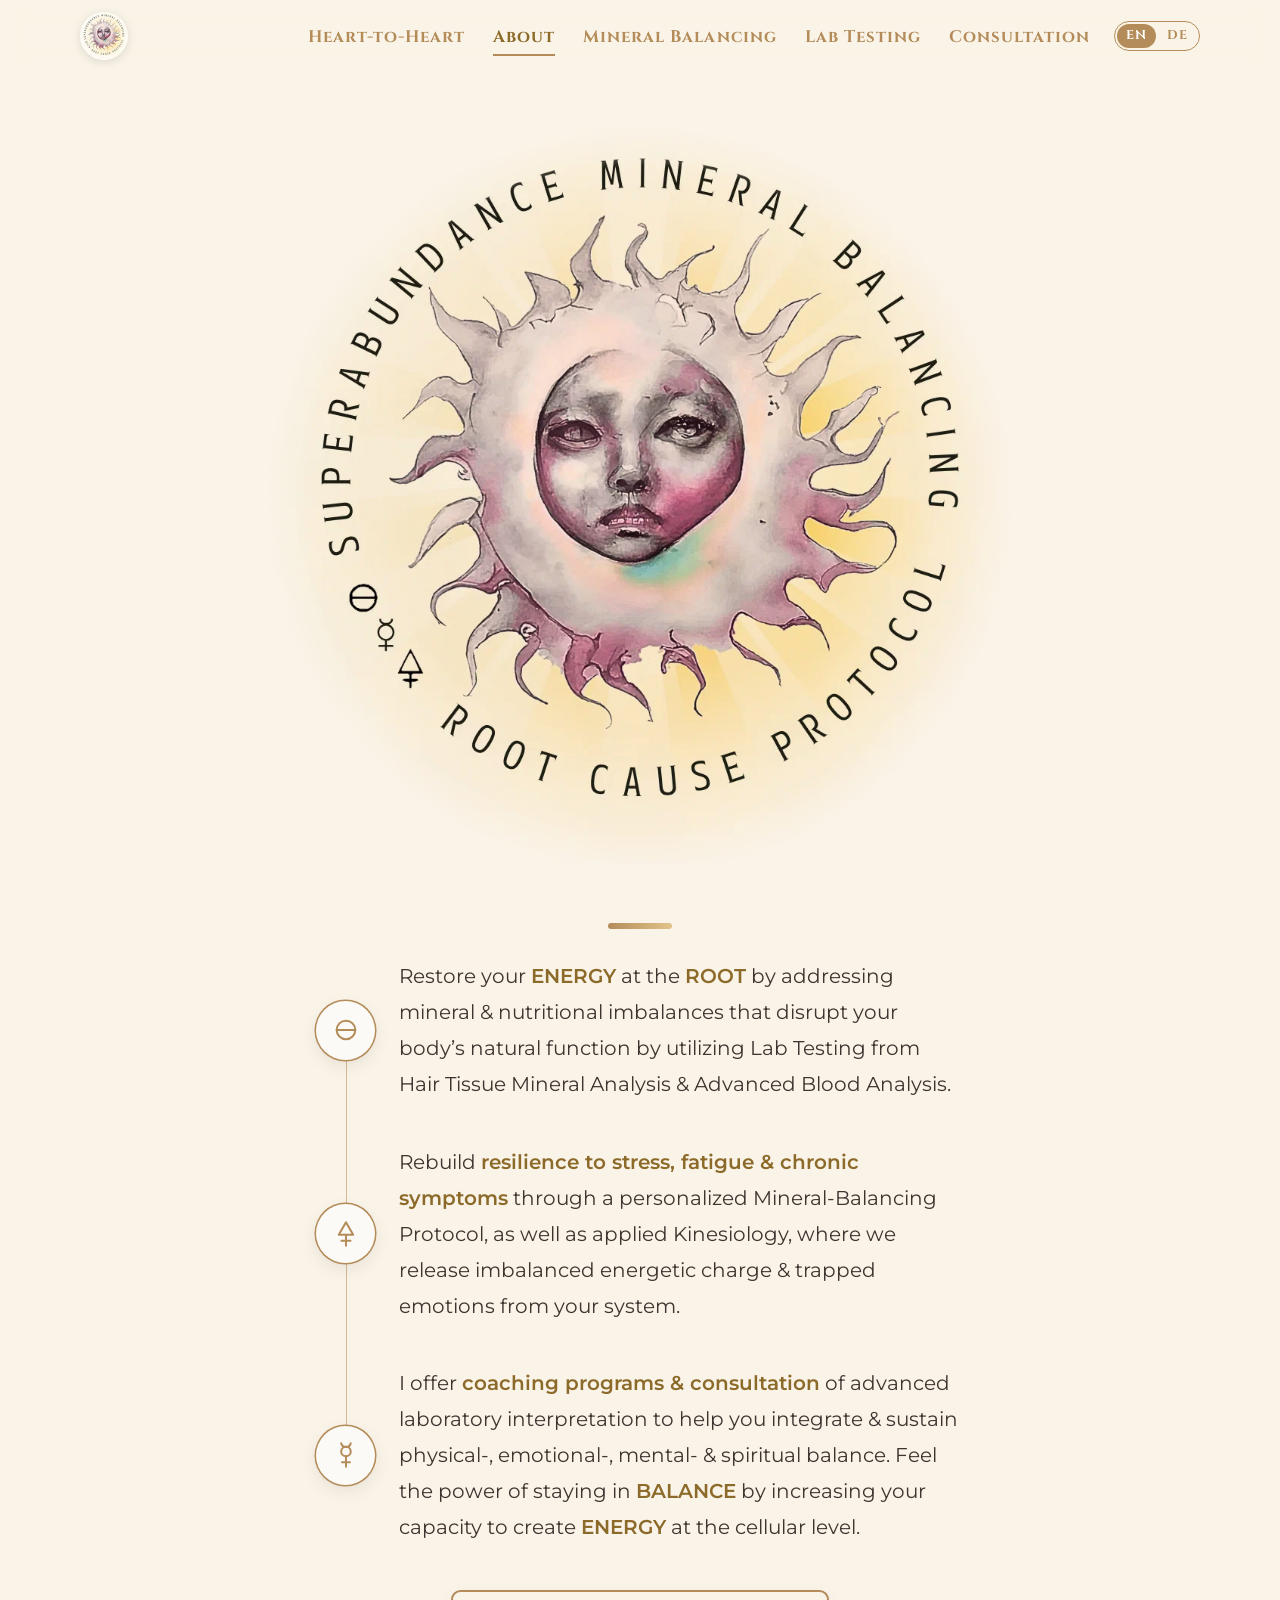
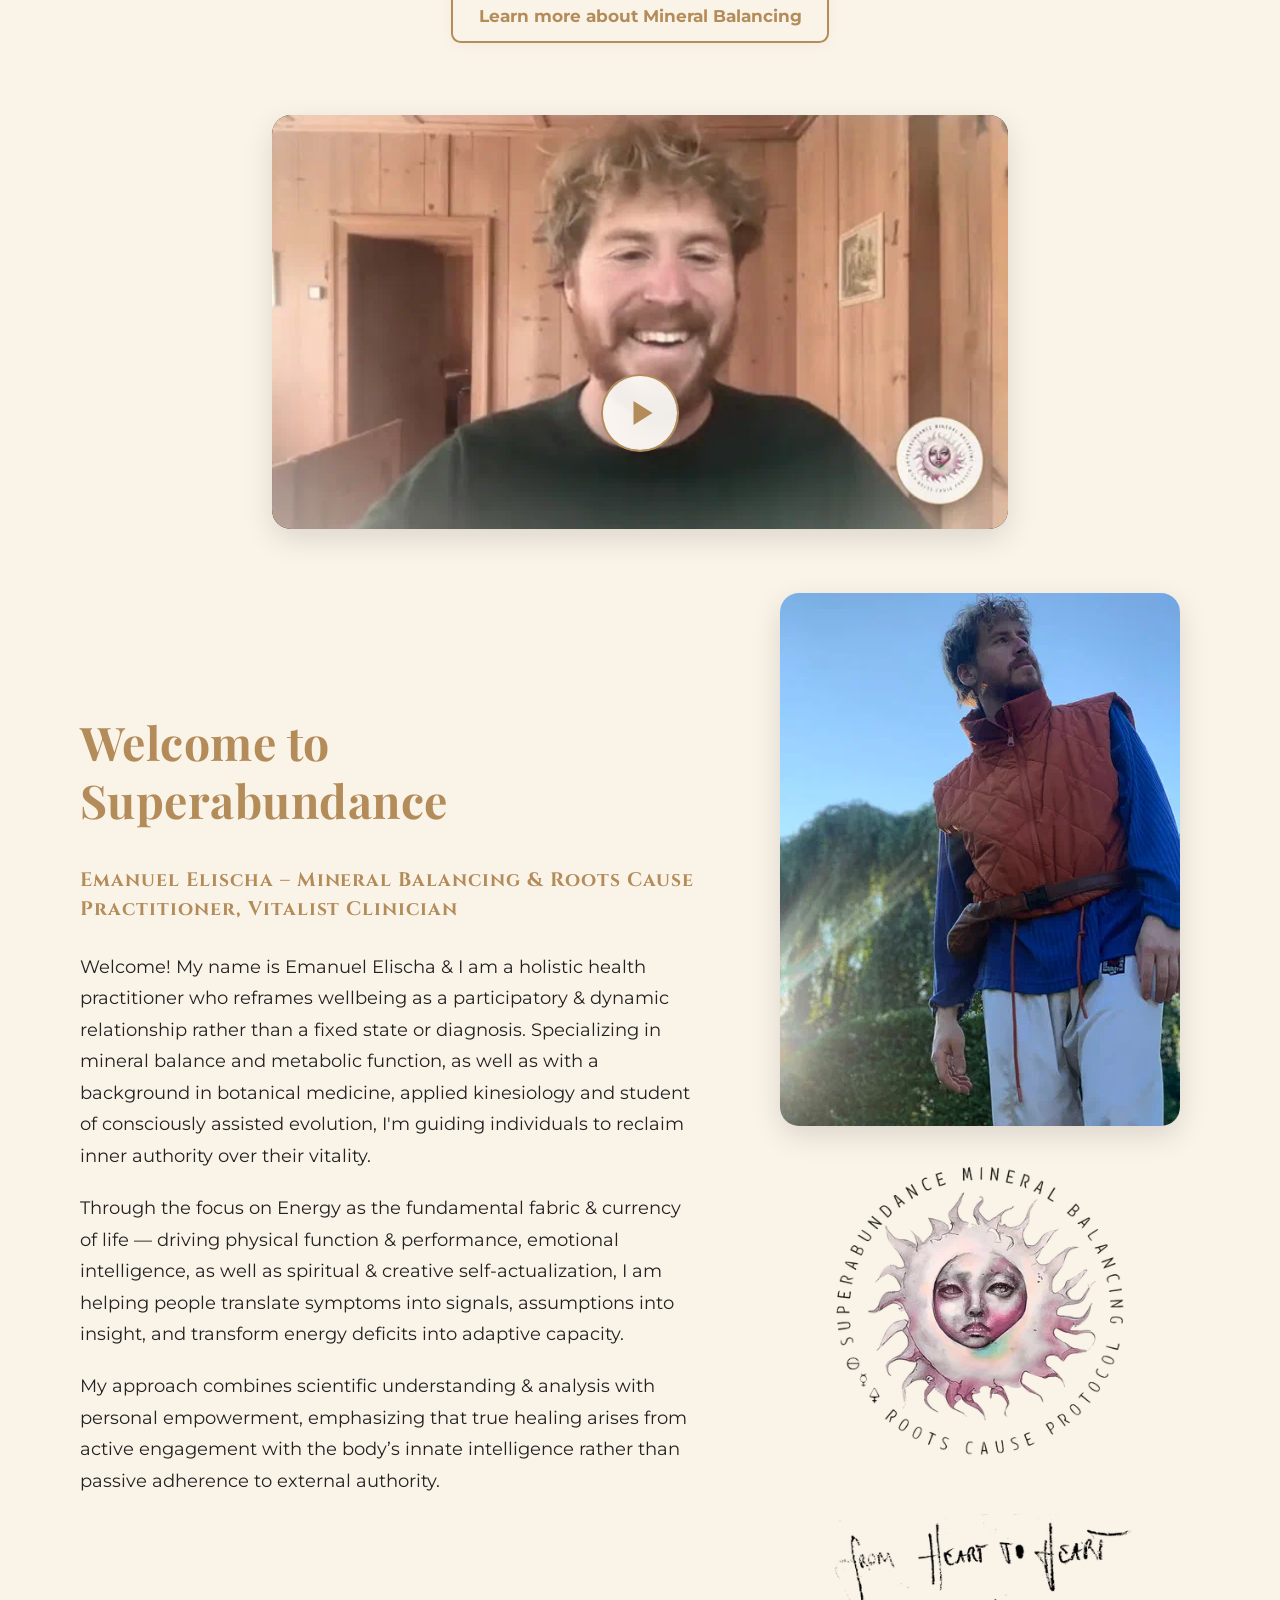
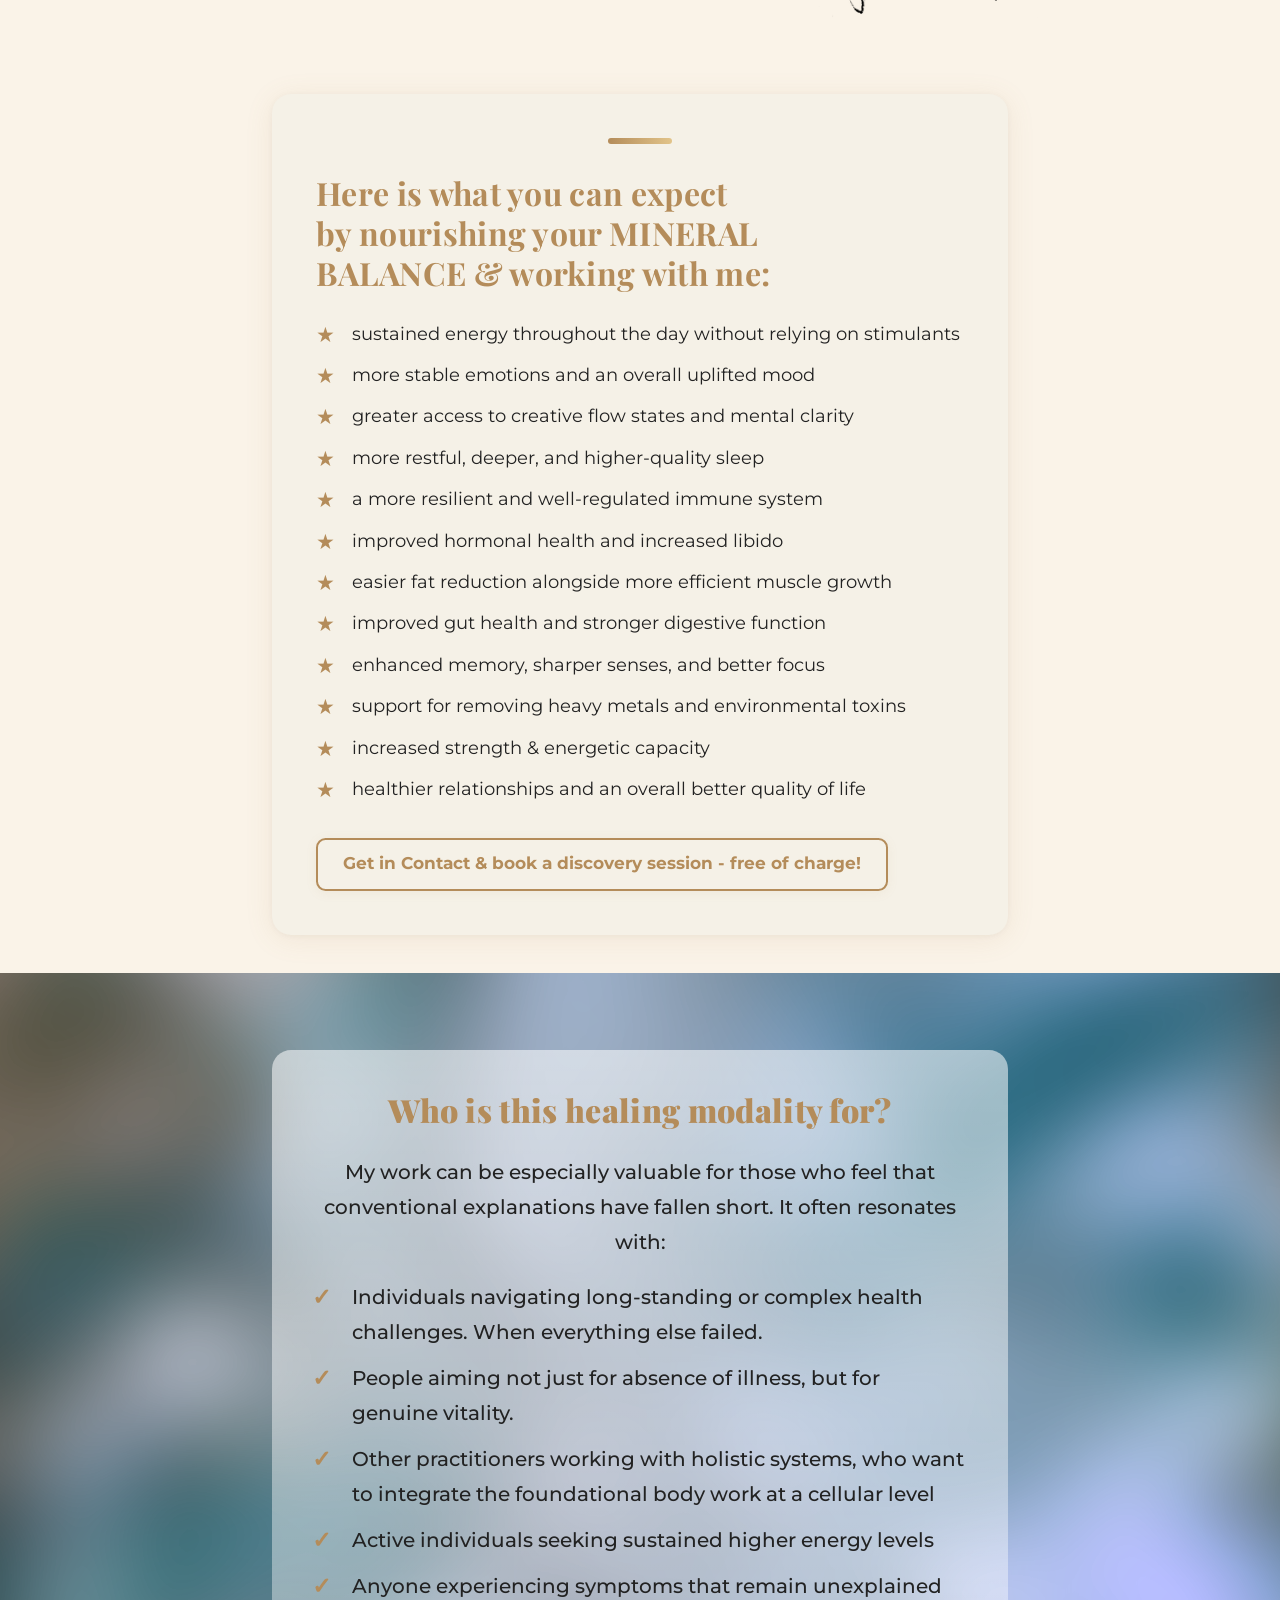
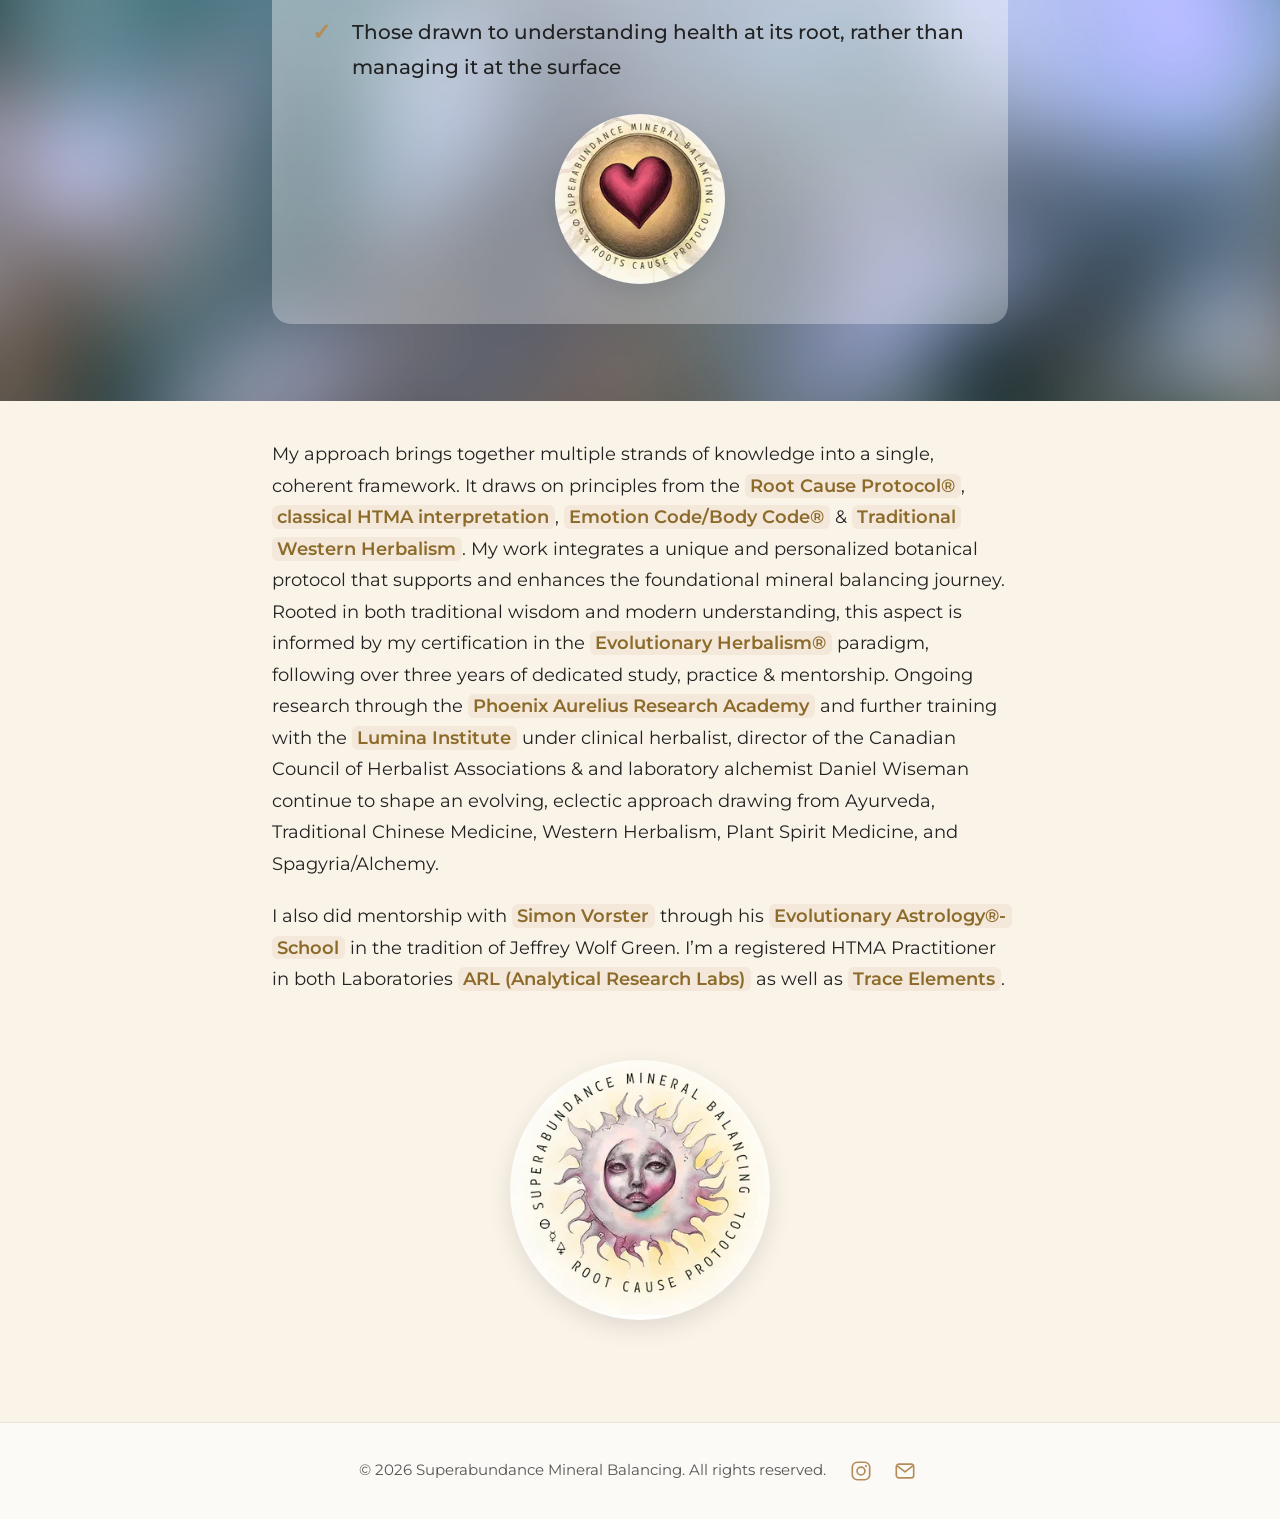
<file: index.html>
<!doctype html><html lang=en><head><meta name=generator content="Hugo 0.167.0"><meta charset=utf-8><script>document.documentElement.classList.add("js")</script><meta name=viewport content="width=device-width,initial-scale=1"><title>Superabundance Mineral Balancing</title><meta property="og:title" content="Superabundance Mineral Balancing"><meta property="og:type" content="website"><meta property="og:url" content="https://www.mineralbalance.art/index.html"><link rel=canonical href=https://www.mineralbalance.art/index.html><link rel=alternate hreflang=en href=https://www.mineralbalance.art/index.html><link rel=alternate hreflang=de-CH href=https://www.mineralbalance.art/de/index.html><link rel=alternate hreflang=x-default href=https://www.mineralbalance.art/index.html><meta name=theme-color content="#b48c5a"><meta property="og:image" content="https://www.mineralbalance.art/images/logo_hu_8a85af914919e62c.png"><link rel=icon type=image/png href=/images/logo_hu_637a276c132815b5.png><link rel=apple-touch-icon href=/images/logo_hu_89be83c4764aff79.png><link rel=preload href=/fonts/montserrat-latin-400-normal.woff2 as=font type=font/woff2 crossorigin><link rel=preload href=/fonts/playfair-display-latin-700-normal.woff2 as=font type=font/woff2 crossorigin><link rel=stylesheet href=/css/main.min.39858d8d1285673ff5d1fd6b90bdaa99c4af8a911d3fb89eaf65fcc68fa5e53d.css integrity="sha256-OYWNjRKFZz/10f1rkL2qmcSvipEdP7ier2X8xo+l5T0="></head><body><header class=site-header id=top><div class=site-header__inner><a class=site-header__logo href=/index.html><img src=/images/logo_hu_9837715780689962.webp srcset="/images/logo_hu_80799348069d37bd.webp 96w, /images/logo_hu_9837715780689962.webp 192w" sizes=48px width=192 height=192 alt="Superabundance Mineral Balancing Logo" loading=eager decoding=async>
</a><button class=menu-toggle type=button aria-controls=site-nav aria-expanded=false aria-label=Menu>
<span></span><span></span><span></span></button><nav class=site-nav id=site-nav><ul><li><a href=/heart-to-heart.html>Heart-to-Heart</a></li><li><a href=/index.html aria-current=page>About</a></li><li><a href=/mineral-balancing.html>Mineral Balancing</a></li><li><a href=/lab-testing.html>Lab Testing</a></li><li><a href=/consultation.html>Consultation</a></li></ul></nav><nav class=lang-switch aria-label=Language><span class="lang-switch__item is-current" aria-current=true>EN</span>
<a class=lang-switch__item href=/de/index.html hreflang=de-CH lang=de-CH title=Deutsch>DE</a></nav></div></header><main id=main><div class=big-logo><img src=/images/logo_hu_e9c4bedfbd7b5cb6.webp srcset="/images/logo_hu_daeb75fb59a59f2d.webp 500w, /images/logo_hu_e9c4bedfbd7b5cb6.webp 1000w" sizes="(max-width: 600px) 88vw, 1000px" width=1000 height=1000 alt="Superabundance Mineral Balancing Logo" loading=eager decoding=async class=big-logo__img></div><section data-section=0 class="block block--symbols"><div class="container container--narrow"><div class="card card--cream reveal"><span class=accent-bar aria-hidden=true></span><ul class=symbols><li><span class="symbols__icon symbols__icon--svg" aria-hidden=true><svg viewBox="0 0 24 24" focusable="false"><circle cx="12" cy="12" r="7"/><path d="M5 12h14"/></svg></span><div class=symbols__text>Restore your <strong>ENERGY</strong> at the <strong>ROOT</strong> by addressing mineral & nutritional imbalances that disrupt your body’s natural function by utilizing Lab Testing from Hair Tissue Mineral Analysis & Advanced Blood Analysis.</div></li><li><span class="symbols__icon symbols__icon--svg" aria-hidden=true><svg viewBox="0 0 24 24" focusable="false"><path d="M12 3.2 6.6 12.6h10.8z"/><path d="M12 12.6v8.2M8.6 17h6.8"/></svg></span><div class=symbols__text>Rebuild <strong>resilience to stress, fatigue & chronic symptoms</strong> through a personalized Mineral-Balancing Protocol, as well as applied Kinesiology, where we release imbalanced energetic charge & trapped emotions from your system.</div></li><li><span class="symbols__icon symbols__icon--svg" aria-hidden=true><svg viewBox="0 0 24 24" focusable="false"><path d="M8.4 3.2a3.7 3.7.0 007.2.0"/><circle cx="12" cy="9.4" r="3.6"/><path d="M12 13v7.8M9 17.4h6"/></svg></span><div class=symbols__text>I offer <strong>coaching programs & consultation</strong> of advanced laboratory interpretation to help you integrate & sustain physical-, emotional-, mental- & spiritual balance. Feel the power of staying in <mark>BALANCE</mark> by increasing your capacity to create <mark>ENERGY</mark> at the cellular level.</div></li></ul><p class=btn-row><a class=btn href=/mineral-balancing.html>Learn more about Mineral Balancing</a></p></div></div></section><section data-section=1 class="block block--video"><div class="container container--narrow"><div class="video reveal" data-yt=_yF64NBjmhI><button class=video__play type=button aria-label="Play the video: Emanuel Elischa in conversation with The Root Cause Protocol – a student story"><img src=/images/video-rcp-student-story_hu_69161c2878de1433.webp srcset="/images/video-rcp-student-story_hu_a04763334214ba7d.webp 640w, /images/video-rcp-student-story_hu_e2fc610ab029ebe3.webp 960w, /images/video-rcp-student-story_hu_69161c2878de1433.webp 1280w" sizes="(max-width: 700px) 92vw, 620px" width=1280 height=720 alt loading=lazy decoding=async class=video__poster>
<span class=video__btn aria-hidden=true></span></button></div></div></section><section data-section=2 class="block block--bio"><div class="container bio"><div class="bio__text reveal"><h1 class="heading heading--xl">Welcome to Superabundance</h1><p class=eyebrow>Emanuel Elischa – Mineral Balancing & Roots Cause Practitioner, Vitalist Clinician</p><div class=prose><p>Welcome! My name is Emanuel Elischa & I am a holistic health practitioner who reframes wellbeing as a participatory & dynamic relationship rather than a fixed state or diagnosis. Specializing in mineral balance and metabolic function, as well as with a background in botanical medicine, applied kinesiology and student of consciously assisted evolution, I'm guiding individuals to reclaim inner authority over their vitality.</p><p>Through the focus on Energy as the fundamental fabric & currency of life — driving physical function & performance, emotional intelligence, as well as spiritual & creative self-actualization, I am helping people translate symptoms into signals, assumptions into insight, and transform energy deficits into adaptive capacity.</p><p>My approach combines scientific understanding & analysis with personal empowerment, emphasizing that true healing arises from active engagement with the body’s innate intelligence rather than passive adherence to external authority.</p></div></div><div class="bio__images reveal"><img src=/images/bio-picture_hu_fc9cd95ae36ad8bd.webp srcset="/images/bio-picture_hu_140bb33b3e9c72e7.webp 400w, /images/bio-picture_hu_fc9cd95ae36ad8bd.webp 800w" sizes="(max-width: 860px) 80vw, 400px" width=800 height=1067 alt="Emanuel Elischa" loading=lazy decoding=async class=bio__photo><img src=/images/logo-ii_hu_272fe76ad7a1bd4b.webp srcset="/images/logo-ii_hu_db024f4088c78225.webp 400w, /images/logo-ii_hu_272fe76ad7a1bd4b.webp 800w" sizes="(max-width: 860px) 80vw, 400px" width=800 height=800 alt="Logo II" loading=lazy decoding=async class=bio__deco><img src=/images/heart_hu_82060b11c9ac6905.webp srcset="/images/heart_hu_c30ba520bc79b9.webp 400w, /images/heart_hu_82060b11c9ac6905.webp 800w" sizes="(max-width: 860px) 80vw, 400px" width=800 height=244 alt=Heart loading=lazy decoding=async class=bio__deco></div></div></section><section data-section=3 class="block block--list"><div class="container container--narrow"><div class="card card--cream reveal"><span class=accent-bar aria-hidden=true></span><h2 class=heading>Here is what you can expect by nourishing your MINERAL BALANCE & working with me:</h2><ul class="icon-list icon-list--star"><li>sustained energy throughout the day without relying on stimulants</li><li>more stable emotions and an overall uplifted mood</li><li>greater access to creative flow states and mental clarity</li><li>more restful, deeper, and higher-quality sleep</li><li>a more resilient and well-regulated immune system</li><li>improved hormonal health and increased libido</li><li>easier fat reduction alongside more efficient muscle growth</li><li>improved gut health and stronger digestive function</li><li>enhanced memory, sharper senses, and better focus</li><li>support for removing heavy metals and environmental toxins</li><li>increased strength & energetic capacity</li><li>healthier relationships and an overall better quality of life</li></ul><p class=btn-row><a class=btn href=/consultation.html>Get in Contact & book a discovery session - free of charge!</a></p></div></div></section><section data-section=4 class="block banner banner--large banner--soft banner--content"><div class=banner__media data-parallax><img src=/images/colors_hu_4dba9ee9155b356d.webp srcset="/images/colors_hu_c1d6736e28316f07.webp 400w, /images/colors_hu_4dba9ee9155b356d.webp 700w" sizes=100vw width=700 height=700 alt=Colors loading=lazy decoding=async></div><div class="banner__content reveal"><h2 class=heading>Who is this healing modality for?</h2><p>My work can be especially valuable for those who feel that conventional explanations have fallen short. It often resonates with:</p><ul class="icon-list icon-list--check"><li>Individuals navigating long-standing or complex health challenges. When everything else failed.</li><li>People aiming not just for absence of illness, but for genuine vitality.</li><li>Other practitioners working with holistic systems, who want to integrate the foundational body work at a cellular level</li><li>Active individuals seeking sustained higher energy levels</li><li>Anyone experiencing symptoms that remain unexplained</li><li>Those drawn to understanding health at its root, rather than managing it at the surface</li></ul><div class=banner__badge><img src=/images/heart-iii_hu_4d1758b0c8886861.webp srcset="/images/heart-iii_hu_1c39a48fb2732318.webp 200w, /images/heart-iii_hu_4d1758b0c8886861.webp 400w" sizes=180px width=400 height=400 alt="Heart III Logo" loading=lazy decoding=async></div></div></section><section data-section=5 class="block block--text block--plain"><div class="container container--narrow"><div class="prose reveal"><p>My approach brings together multiple strands of knowledge into a single, coherent framework. It draws on principles from the <mark>Root Cause Protocol®</mark>, <mark>classical HTMA interpretation</mark>, <mark>Emotion Code/Body Code®</mark> & <mark>Traditional Western Herbalism</mark>. My work integrates a unique and personalized botanical protocol that supports and enhances the foundational mineral balancing journey. Rooted in both traditional wisdom and modern understanding, this aspect is informed by my certification in the <mark>Evolutionary Herbalism®</mark> paradigm, following over three years of dedicated study, practice & mentorship. Ongoing research through the <mark>Phoenix Aurelius Research Academy</mark> and further training with the <mark>Lumina Institute</mark> under clinical herbalist, director of the Canadian Council of Herbalist Associations & and laboratory alchemist Daniel Wiseman continue to shape an evolving, eclectic approach drawing from Ayurveda, Traditional Chinese Medicine, Western Herbalism, Plant Spirit Medicine, and Spagyria/Alchemy.</p><p>I also did mentorship with <mark>Simon Vorster</mark> through his <mark>Evolutionary Astrology®-School</mark> in the tradition of Jeffrey Wolf Green. I’m a registered HTMA Practitioner in both Laboratories <mark>ARL (Analytical Research Labs)</mark> as well as <mark>Trace Elements</mark>.</p></div></div></section><section data-section=6 class="block block--image"><figure class="figure figure--small figure--round reveal"><img src=/images/logo_hu_629ca933a28e6f5.webp srcset="/images/logo_hu_aba7d4c721381f32.webp 320w, /images/logo_hu_629ca933a28e6f5.webp 640w" sizes="(max-width: 600px) 70vw, 320px" width=640 height=640 alt="Superabundance Mineral Balancing Logo" loading=lazy decoding=async></figure></section></main><footer class=site-footer><div class=site-footer__inner><p class=site-footer__text>© 2026 Superabundance Mineral Balancing. All rights reserved.</p><div class=site-footer__icons><a href=https://www.instagram.com/emanuelelischa/ target=_blank rel=noopener aria-label=Instagram><svg width="22" height="22" viewBox="0 0 24 24" aria-hidden="true"><rect x="2.5" y="2.5" width="19" height="19" rx="5.5" fill="none" stroke="currentColor" stroke-width="1.8"/><circle cx="12" cy="12" r="4.3" fill="none" stroke="currentColor" stroke-width="1.8"/><circle cx="17.4" cy="6.6" r="1.2" fill="currentColor"/></svg>
</a><a href=mailto:emanuel@mineralbalance.art aria-label=Email><svg width="22" height="22" viewBox="0 0 24 24" aria-hidden="true"><rect x="2.5" y="4.5" width="19" height="15" rx="3" fill="none" stroke="currentColor" stroke-width="1.8"/><path d="M3.5 6.5 12 13l8.5-6.5" fill="none" stroke="currentColor" stroke-width="1.8" stroke-linejoin="round"/></svg></a></div></div><a class=to-top href=#top aria-label="Scroll to top">↑</a></footer><script src=/js/main.987cfcec57d0215bebe209da6a5c9936d08b7de90ad11b06273c694cc451108a.js integrity="sha256-mHz87FfQIVvr4gnaalyZNtCLfekK0RsGJzxpTMRREIo=" defer></script></body></html>
</file>
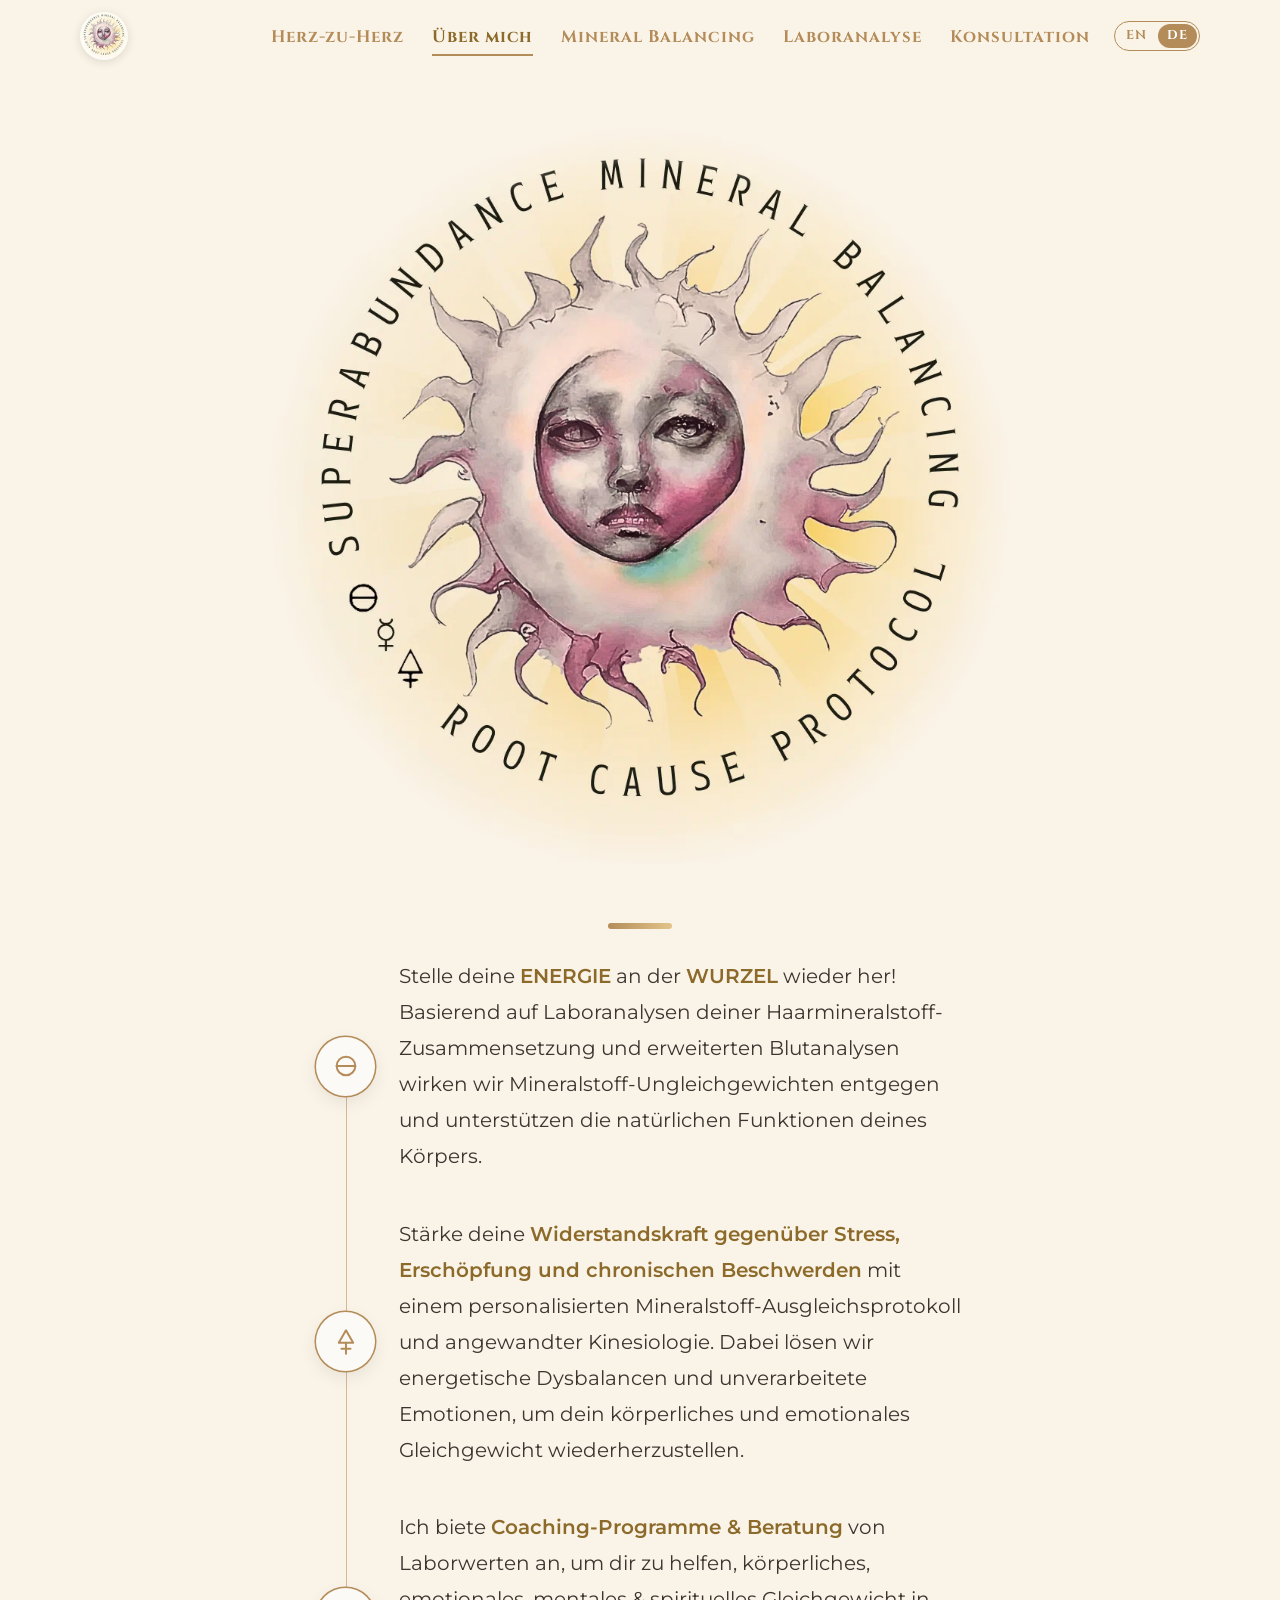
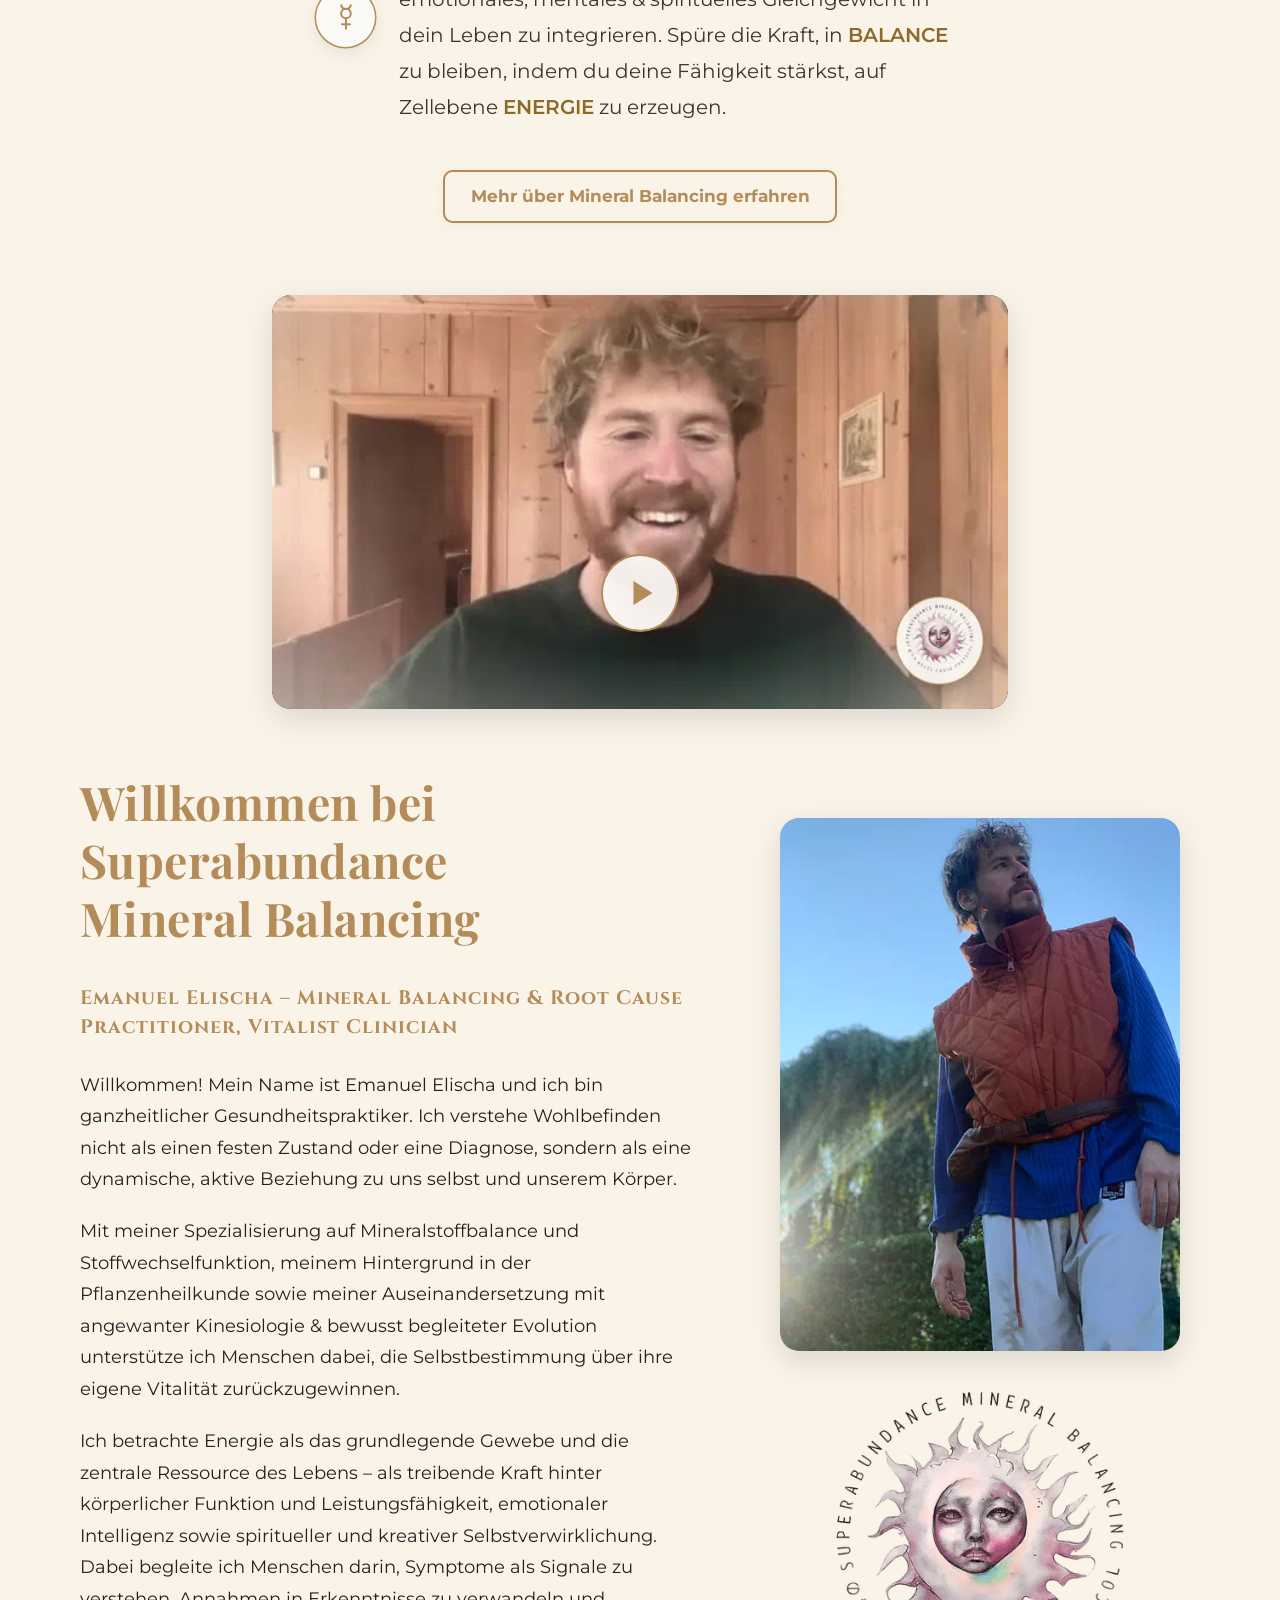
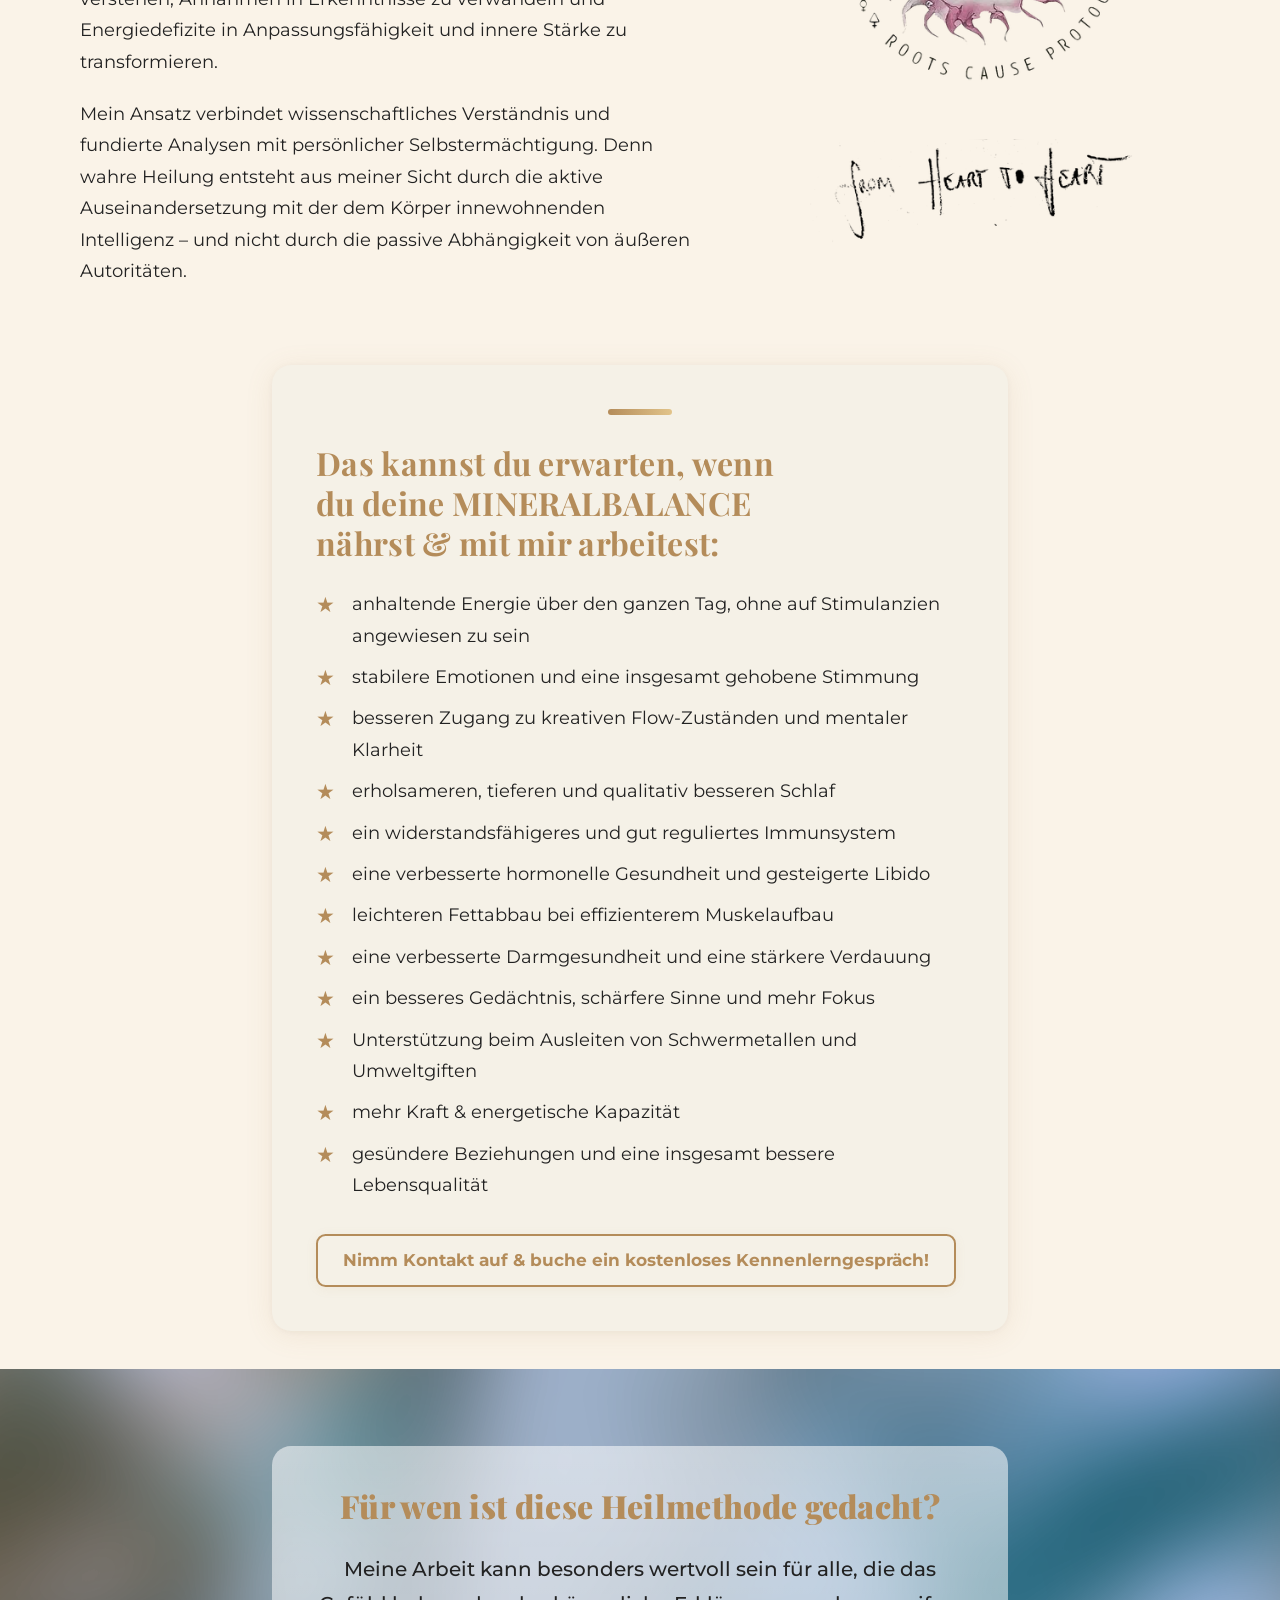
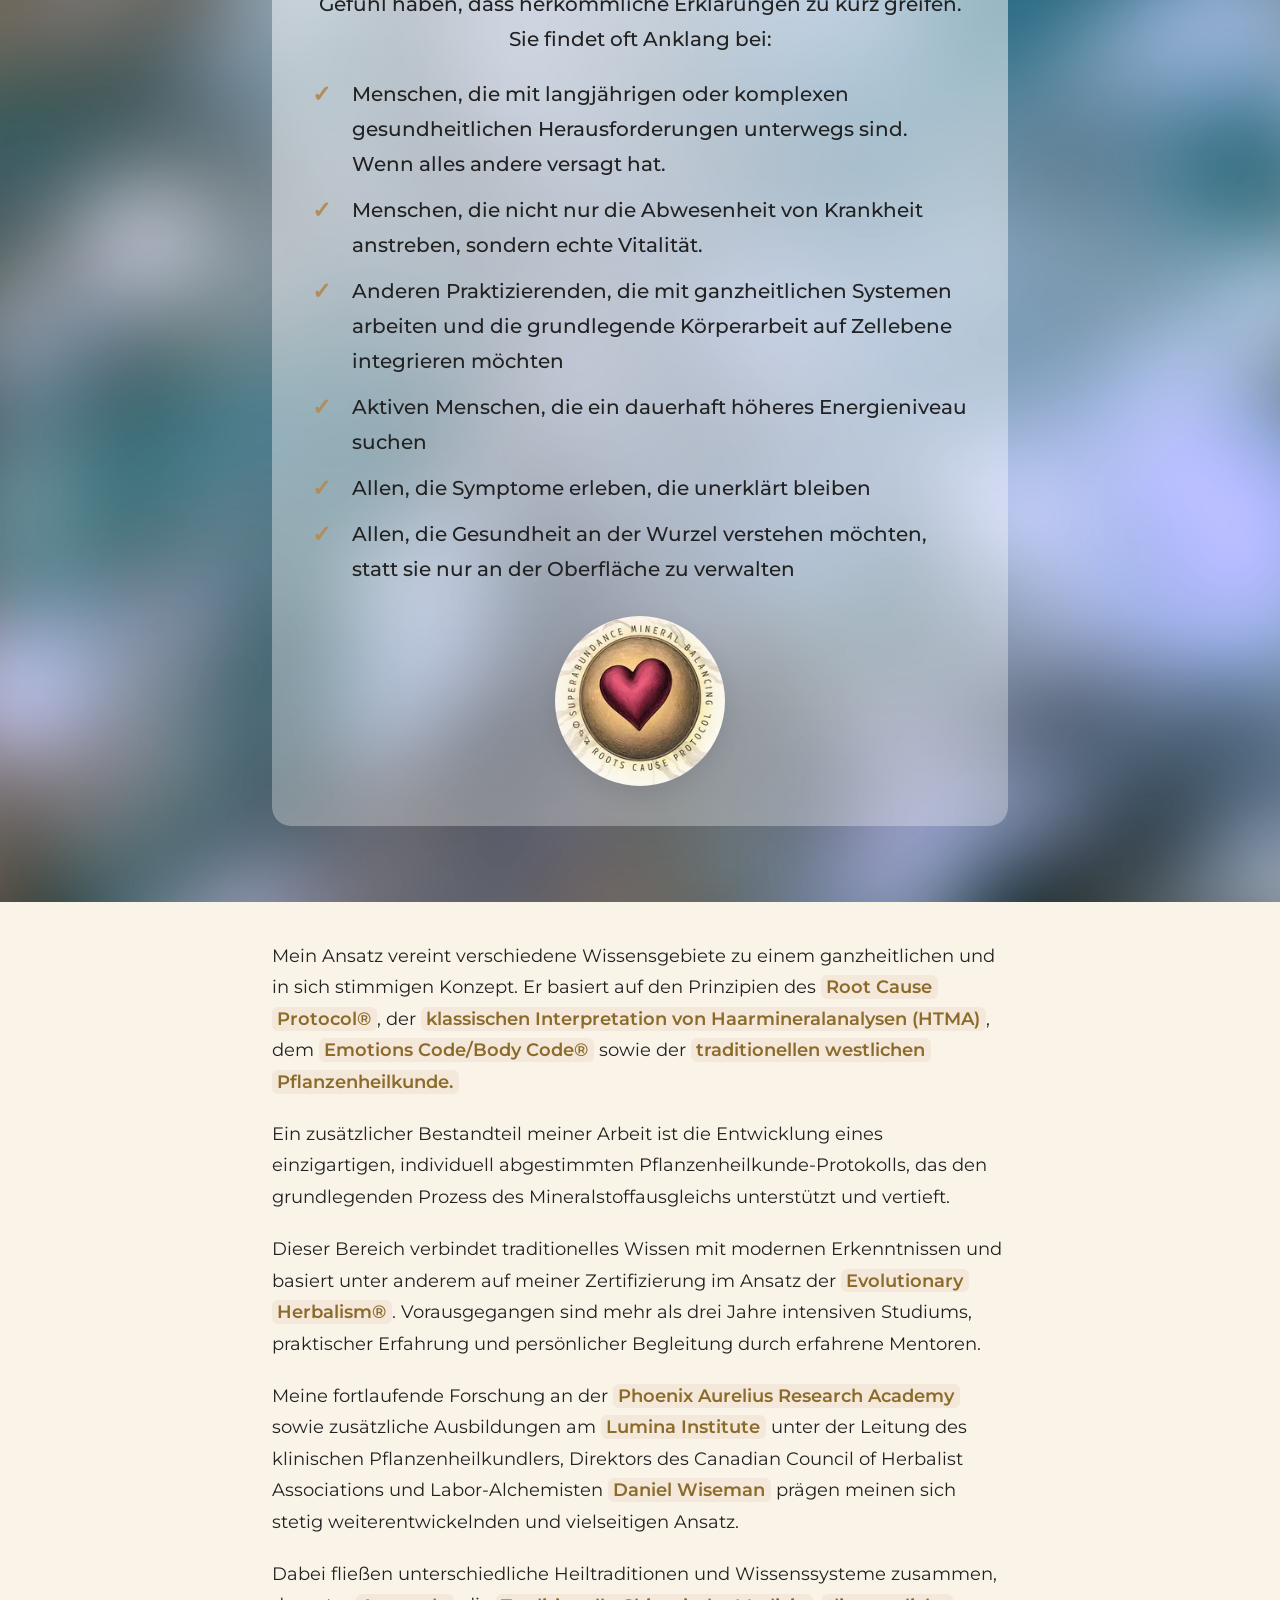
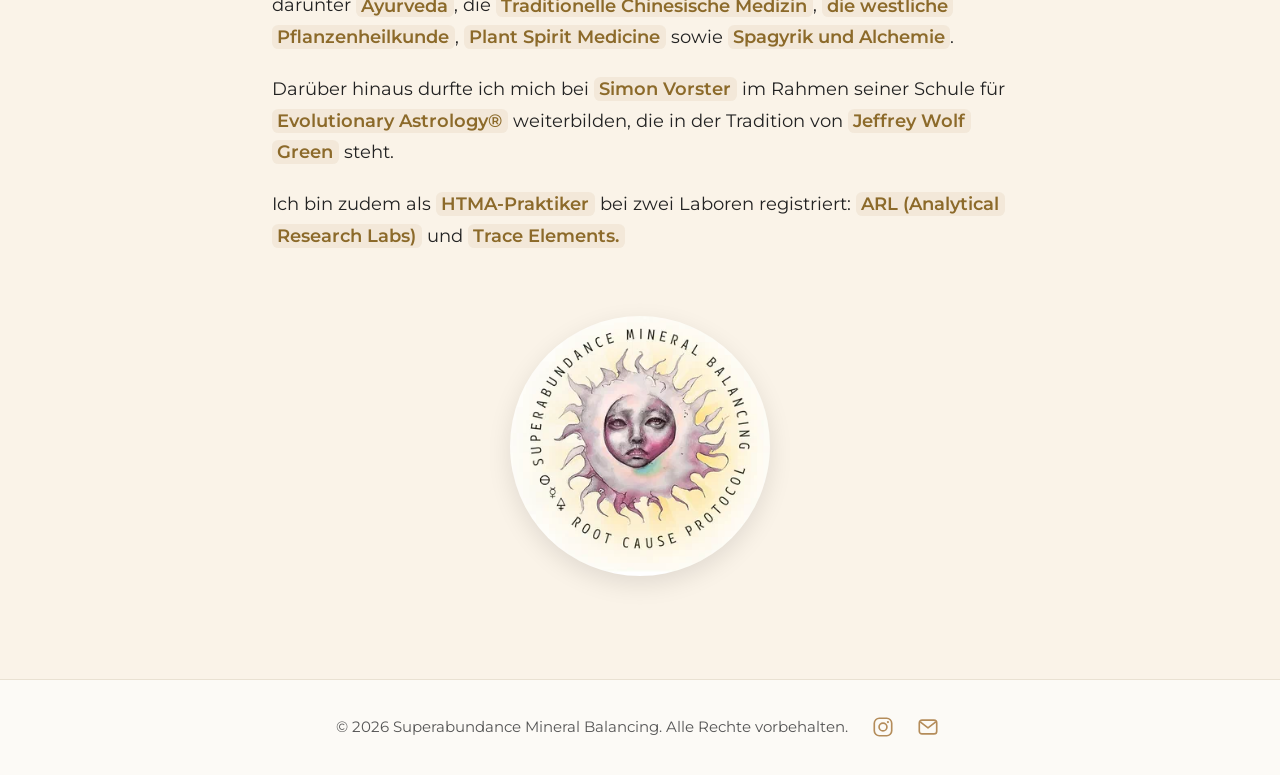
<file: de/index.html>
<!doctype html><html lang=de-CH><head><meta name=generator content="Hugo 0.167.0"><meta charset=utf-8><script>document.documentElement.classList.add("js")</script><meta name=viewport content="width=device-width,initial-scale=1"><title>Superabundance Mineral Balancing</title><meta property="og:title" content="Superabundance Mineral Balancing"><meta property="og:type" content="website"><meta property="og:url" content="https://www.mineralbalance.art/de/index.html"><link rel=canonical href=https://www.mineralbalance.art/de/index.html><link rel=alternate hreflang=en href=https://www.mineralbalance.art/index.html><link rel=alternate hreflang=de-CH href=https://www.mineralbalance.art/de/index.html><link rel=alternate hreflang=x-default href=https://www.mineralbalance.art/index.html><meta name=theme-color content="#b48c5a"><meta property="og:image" content="https://www.mineralbalance.art/images/logo_hu_8a85af914919e62c.png"><link rel=icon type=image/png href=/images/logo_hu_637a276c132815b5.png><link rel=apple-touch-icon href=/images/logo_hu_89be83c4764aff79.png><link rel=preload href=/fonts/montserrat-latin-400-normal.woff2 as=font type=font/woff2 crossorigin><link rel=preload href=/fonts/playfair-display-latin-700-normal.woff2 as=font type=font/woff2 crossorigin><link rel=stylesheet href=/css/main.min.39858d8d1285673ff5d1fd6b90bdaa99c4af8a911d3fb89eaf65fcc68fa5e53d.css integrity="sha256-OYWNjRKFZz/10f1rkL2qmcSvipEdP7ier2X8xo+l5T0="></head><body><header class=site-header id=top><div class=site-header__inner><a class=site-header__logo href=/de/index.html><img src=/images/logo_hu_9837715780689962.webp srcset="/images/logo_hu_80799348069d37bd.webp 96w, /images/logo_hu_9837715780689962.webp 192w" sizes=48px width=192 height=192 alt="Superabundance Mineral Balancing Logo" loading=eager decoding=async>
</a><button class=menu-toggle type=button aria-controls=site-nav aria-expanded=false aria-label=Menü>
<span></span><span></span><span></span></button><nav class=site-nav id=site-nav><ul><li><a href=/de/heart-to-heart.html>Herz-zu-Herz</a></li><li><a href=/de/index.html aria-current=page>Über mich</a></li><li><a href=/de/mineral-balancing.html>Mineral Balancing</a></li><li><a href=/de/lab-testing.html>Laboranalyse</a></li><li><a href=/de/consultation.html>Konsultation</a></li></ul></nav><nav class=lang-switch aria-label=Sprache><a class=lang-switch__item href=/index.html hreflang=en lang=en title=English>EN</a>
<span class="lang-switch__item is-current" aria-current=true>DE</span></nav></div></header><main id=main><div class=big-logo><img src=/images/logo_hu_e9c4bedfbd7b5cb6.webp srcset="/images/logo_hu_daeb75fb59a59f2d.webp 500w, /images/logo_hu_e9c4bedfbd7b5cb6.webp 1000w" sizes="(max-width: 600px) 88vw, 1000px" width=1000 height=1000 alt="Superabundance Mineral Balancing Logo" loading=eager decoding=async class=big-logo__img></div><section data-section=0 class="block block--symbols"><div class="container container--narrow"><div class="card card--cream reveal"><span class=accent-bar aria-hidden=true></span><ul class=symbols><li><span class="symbols__icon symbols__icon--svg" aria-hidden=true><svg viewBox="0 0 24 24" focusable="false"><circle cx="12" cy="12" r="7"/><path d="M5 12h14"/></svg></span><div class=symbols__text>Stelle deine <strong>ENERGIE</strong> an der <strong>WURZEL</strong> wieder her! Basierend auf Laboranalysen deiner Haarmineralstoff-Zusammensetzung und erweiterten Blutanalysen wirken wir Mineralstoff-Ungleichgewichten entgegen und unterstützen die natürlichen Funktionen deines Körpers.</div></li><li><span class="symbols__icon symbols__icon--svg" aria-hidden=true><svg viewBox="0 0 24 24" focusable="false"><path d="M12 3.2 6.6 12.6h10.8z"/><path d="M12 12.6v8.2M8.6 17h6.8"/></svg></span><div class=symbols__text>Stärke deine <strong>Widerstandskraft gegenüber Stress, Erschöpfung und chronischen Beschwerden</strong> mit einem personalisierten Mineralstoff-Ausgleichsprotokoll und angewandter Kinesiologie. Dabei lösen wir energetische Dysbalancen und unverarbeitete Emotionen, um dein körperliches und emotionales Gleichgewicht wiederherzustellen.</div></li><li><span class="symbols__icon symbols__icon--svg" aria-hidden=true><svg viewBox="0 0 24 24" focusable="false"><path d="M8.4 3.2a3.7 3.7.0 007.2.0"/><circle cx="12" cy="9.4" r="3.6"/><path d="M12 13v7.8M9 17.4h6"/></svg></span><div class=symbols__text>Ich biete <strong>Coaching-Programme & Beratung</strong> von Laborwerten an, um dir zu helfen, körperliches, emotionales, mentales & spirituelles Gleichgewicht in dein Leben zu integrieren. Spüre die Kraft, in <mark>BALANCE</mark> zu bleiben, indem du deine Fähigkeit stärkst, auf Zellebene <mark>ENERGIE</mark> zu erzeugen.</div></li></ul><p class=btn-row><a class=btn href=/de/mineral-balancing.html>Mehr über Mineral Balancing erfahren</a></p></div></div></section><section data-section=1 class="block block--video"><div class="container container--narrow"><div class="video reveal" data-yt=_yF64NBjmhI><button class=video__play type=button aria-label="Video abspielen: Emanuel Elischa im Gespräch mit The Root Cause Protocol – eine Student Story"><img src=/images/video-rcp-student-story_hu_69161c2878de1433.webp srcset="/images/video-rcp-student-story_hu_a04763334214ba7d.webp 640w, /images/video-rcp-student-story_hu_e2fc610ab029ebe3.webp 960w, /images/video-rcp-student-story_hu_69161c2878de1433.webp 1280w" sizes="(max-width: 700px) 92vw, 620px" width=1280 height=720 alt loading=lazy decoding=async class=video__poster>
<span class=video__btn aria-hidden=true></span></button></div></div></section><section data-section=2 class="block block--bio"><div class="container bio"><div class="bio__text reveal"><h1 class="heading heading--xl">Willkommen bei Superabundance Mineral Balancing</h1><p class=eyebrow>Emanuel Elischa – Mineral Balancing & Root Cause Practitioner, Vitalist Clinician</p><div class=prose><p>Willkommen! Mein Name ist Emanuel Elischa und ich bin ganzheitlicher Gesundheitspraktiker. Ich verstehe Wohlbefinden nicht als einen festen Zustand oder eine Diagnose, sondern als eine dynamische, aktive Beziehung zu uns selbst und unserem Körper.</p><p>Mit meiner Spezialisierung auf Mineralstoffbalance und Stoffwechselfunktion, meinem Hintergrund in der Pflanzenheilkunde sowie meiner Auseinandersetzung mit angewanter Kinesiologie & bewusst begleiteter Evolution unterstütze ich Menschen dabei, die Selbstbestimmung über ihre eigene Vitalität zurückzugewinnen.</p><p>Ich betrachte Energie als das grundlegende Gewebe und die zentrale Ressource des Lebens – als treibende Kraft hinter körperlicher Funktion und Leistungsfähigkeit, emotionaler Intelligenz sowie spiritueller und kreativer Selbstverwirklichung. Dabei begleite ich Menschen darin, Symptome als Signale zu verstehen, Annahmen in Erkenntnisse zu verwandeln und Energiedefizite in Anpassungsfähigkeit und innere Stärke zu transformieren.</p><p>Mein Ansatz verbindet wissenschaftliches Verständnis und fundierte Analysen mit persönlicher Selbstermächtigung. Denn wahre Heilung entsteht aus meiner Sicht durch die aktive Auseinandersetzung mit der dem Körper innewohnenden Intelligenz – und nicht durch die passive Abhängigkeit von äußeren Autoritäten.</p></div></div><div class="bio__images reveal"><img src=/images/bio-picture_hu_fc9cd95ae36ad8bd.webp srcset="/images/bio-picture_hu_140bb33b3e9c72e7.webp 400w, /images/bio-picture_hu_fc9cd95ae36ad8bd.webp 800w" sizes="(max-width: 860px) 80vw, 400px" width=800 height=1067 alt="Emanuel Elischa" loading=lazy decoding=async class=bio__photo><img src=/images/logo-ii_hu_272fe76ad7a1bd4b.webp srcset="/images/logo-ii_hu_db024f4088c78225.webp 400w, /images/logo-ii_hu_272fe76ad7a1bd4b.webp 800w" sizes="(max-width: 860px) 80vw, 400px" width=800 height=800 alt="Logo II" loading=lazy decoding=async class=bio__deco><img src=/images/heart_hu_82060b11c9ac6905.webp srcset="/images/heart_hu_c30ba520bc79b9.webp 400w, /images/heart_hu_82060b11c9ac6905.webp 800w" sizes="(max-width: 860px) 80vw, 400px" width=800 height=244 alt=Herz loading=lazy decoding=async class=bio__deco></div></div></section><section data-section=3 class="block block--list"><div class="container container--narrow"><div class="card card--cream reveal"><span class=accent-bar aria-hidden=true></span><h2 class=heading>Das kannst du erwarten, wenn du deine MINERALBALANCE nährst & mit mir arbeitest:</h2><ul class="icon-list icon-list--star"><li>anhaltende Energie über den ganzen Tag, ohne auf Stimulanzien angewiesen zu sein</li><li>stabilere Emotionen und eine insgesamt gehobene Stimmung</li><li>besseren Zugang zu kreativen Flow-Zuständen und mentaler Klarheit</li><li>erholsameren, tieferen und qualitativ besseren Schlaf</li><li>ein widerstandsfähigeres und gut reguliertes Immunsystem</li><li>eine verbesserte hormonelle Gesundheit und gesteigerte Libido</li><li>leichteren Fettabbau bei effizienterem Muskelaufbau</li><li>eine verbesserte Darmgesundheit und eine stärkere Verdauung</li><li>ein besseres Gedächtnis, schärfere Sinne und mehr Fokus</li><li>Unterstützung beim Ausleiten von Schwermetallen und Umweltgiften</li><li>mehr Kraft & energetische Kapazität</li><li>gesündere Beziehungen und eine insgesamt bessere Lebensqualität</li></ul><p class=btn-row><a class=btn href=/de/consultation.html>Nimm Kontakt auf & buche ein kostenloses Kennenlerngespräch!</a></p></div></div></section><section data-section=4 class="block banner banner--large banner--soft banner--content"><div class=banner__media data-parallax><img src=/images/colors_hu_4dba9ee9155b356d.webp srcset="/images/colors_hu_c1d6736e28316f07.webp 400w, /images/colors_hu_4dba9ee9155b356d.webp 700w" sizes=100vw width=700 height=700 alt=Farben loading=lazy decoding=async></div><div class="banner__content reveal"><h2 class=heading>Für wen ist diese Heilmethode gedacht?</h2><p>Meine Arbeit kann besonders wertvoll sein für alle, die das Gefühl haben, dass herkömmliche Erklärungen zu kurz greifen. Sie findet oft Anklang bei:</p><ul class="icon-list icon-list--check"><li>Menschen, die mit langjährigen oder komplexen gesundheitlichen Herausforderungen unterwegs sind. Wenn alles andere versagt hat.</li><li>Menschen, die nicht nur die Abwesenheit von Krankheit anstreben, sondern echte Vitalität.</li><li>Anderen Praktizierenden, die mit ganzheitlichen Systemen arbeiten und die grundlegende Körperarbeit auf Zellebene integrieren möchten</li><li>Aktiven Menschen, die ein dauerhaft höheres Energieniveau suchen</li><li>Allen, die Symptome erleben, die unerklärt bleiben</li><li>Allen, die Gesundheit an der Wurzel verstehen möchten, statt sie nur an der Oberfläche zu verwalten</li></ul><div class=banner__badge><img src=/images/heart-iii_hu_4d1758b0c8886861.webp srcset="/images/heart-iii_hu_1c39a48fb2732318.webp 200w, /images/heart-iii_hu_4d1758b0c8886861.webp 400w" sizes=180px width=400 height=400 alt=Herz-III-Logo loading=lazy decoding=async></div></div></section><section data-section=5 class="block block--text block--plain"><div class="container container--narrow"><div class="prose reveal"><p>Mein Ansatz vereint verschiedene Wissensgebiete zu einem ganzheitlichen und in sich stimmigen Konzept. Er basiert auf den Prinzipien des <mark>Root Cause Protocol®</mark>, der <mark>klassischen Interpretation von Haarmineralanalysen (HTMA)</mark>, dem <mark>Emotions Code/Body Code®</mark> sowie der <mark>traditionellen westlichen Pflanzenheilkunde.</mark></p><p>Ein zusätzlicher Bestandteil meiner Arbeit ist die Entwicklung eines einzigartigen, individuell abgestimmten Pflanzenheilkunde-Protokolls, das den grundlegenden Prozess des Mineralstoffausgleichs unterstützt und vertieft.</p><p>Dieser Bereich verbindet traditionelles Wissen mit modernen Erkenntnissen und basiert unter anderem auf meiner Zertifizierung im Ansatz der <mark>Evolutionary Herbalism®</mark>. Vorausgegangen sind mehr als drei Jahre intensiven Studiums, praktischer Erfahrung und persönlicher Begleitung durch erfahrene Mentoren.</p><p>Meine fortlaufende Forschung an der <mark>Phoenix Aurelius Research Academy</mark> sowie zusätzliche Ausbildungen am <mark>Lumina Institute</mark> unter der Leitung des klinischen Pflanzenheilkundlers, Direktors des Canadian Council of Herbalist Associations und Labor-Alchemisten <mark>Daniel Wiseman</mark> prägen meinen sich stetig weiterentwickelnden und vielseitigen Ansatz.</p><p>Dabei fließen unterschiedliche Heiltraditionen und Wissenssysteme zusammen, darunter <mark>Ayurveda</mark>, die <mark>Traditionelle Chinesische Medizin</mark>, <mark>die westliche Pflanzenheilkunde</mark>, <mark>Plant Spirit Medicine</mark> sowie <mark>Spagyrik und Alchemie</mark>.</p><p>Darüber hinaus durfte ich mich bei <mark>Simon Vorster</mark> im Rahmen seiner Schule für <mark>Evolutionary Astrology®</mark> weiterbilden, die in der Tradition von <mark>Jeffrey Wolf Green</mark> steht.</p><p>Ich bin zudem als <mark>HTMA-Praktiker</mark> bei zwei Laboren registriert: <mark>ARL (Analytical Research Labs)</mark> und <mark>Trace Elements.</mark></p></div></div></section><section data-section=6 class="block block--image"><figure class="figure figure--small figure--round reveal"><img src=/images/logo_hu_629ca933a28e6f5.webp srcset="/images/logo_hu_aba7d4c721381f32.webp 320w, /images/logo_hu_629ca933a28e6f5.webp 640w" sizes="(max-width: 600px) 70vw, 320px" width=640 height=640 alt="Superabundance Mineral Balancing Logo" loading=lazy decoding=async></figure></section></main><footer class=site-footer><div class=site-footer__inner><p class=site-footer__text>© 2026 Superabundance Mineral Balancing. Alle Rechte vorbehalten.</p><div class=site-footer__icons><a href=https://www.instagram.com/emanuelelischa/ target=_blank rel=noopener aria-label=Instagram><svg width="22" height="22" viewBox="0 0 24 24" aria-hidden="true"><rect x="2.5" y="2.5" width="19" height="19" rx="5.5" fill="none" stroke="currentColor" stroke-width="1.8"/><circle cx="12" cy="12" r="4.3" fill="none" stroke="currentColor" stroke-width="1.8"/><circle cx="17.4" cy="6.6" r="1.2" fill="currentColor"/></svg>
</a><a href=mailto:emanuel@mineralbalance.art aria-label=E-Mail><svg width="22" height="22" viewBox="0 0 24 24" aria-hidden="true"><rect x="2.5" y="4.5" width="19" height="15" rx="3" fill="none" stroke="currentColor" stroke-width="1.8"/><path d="M3.5 6.5 12 13l8.5-6.5" fill="none" stroke="currentColor" stroke-width="1.8" stroke-linejoin="round"/></svg></a></div></div><a class=to-top href=#top aria-label="Nach oben">↑</a></footer><script src=/js/main.987cfcec57d0215bebe209da6a5c9936d08b7de90ad11b06273c694cc451108a.js integrity="sha256-mHz87FfQIVvr4gnaalyZNtCLfekK0RsGJzxpTMRREIo=" defer></script></body></html>
</file>
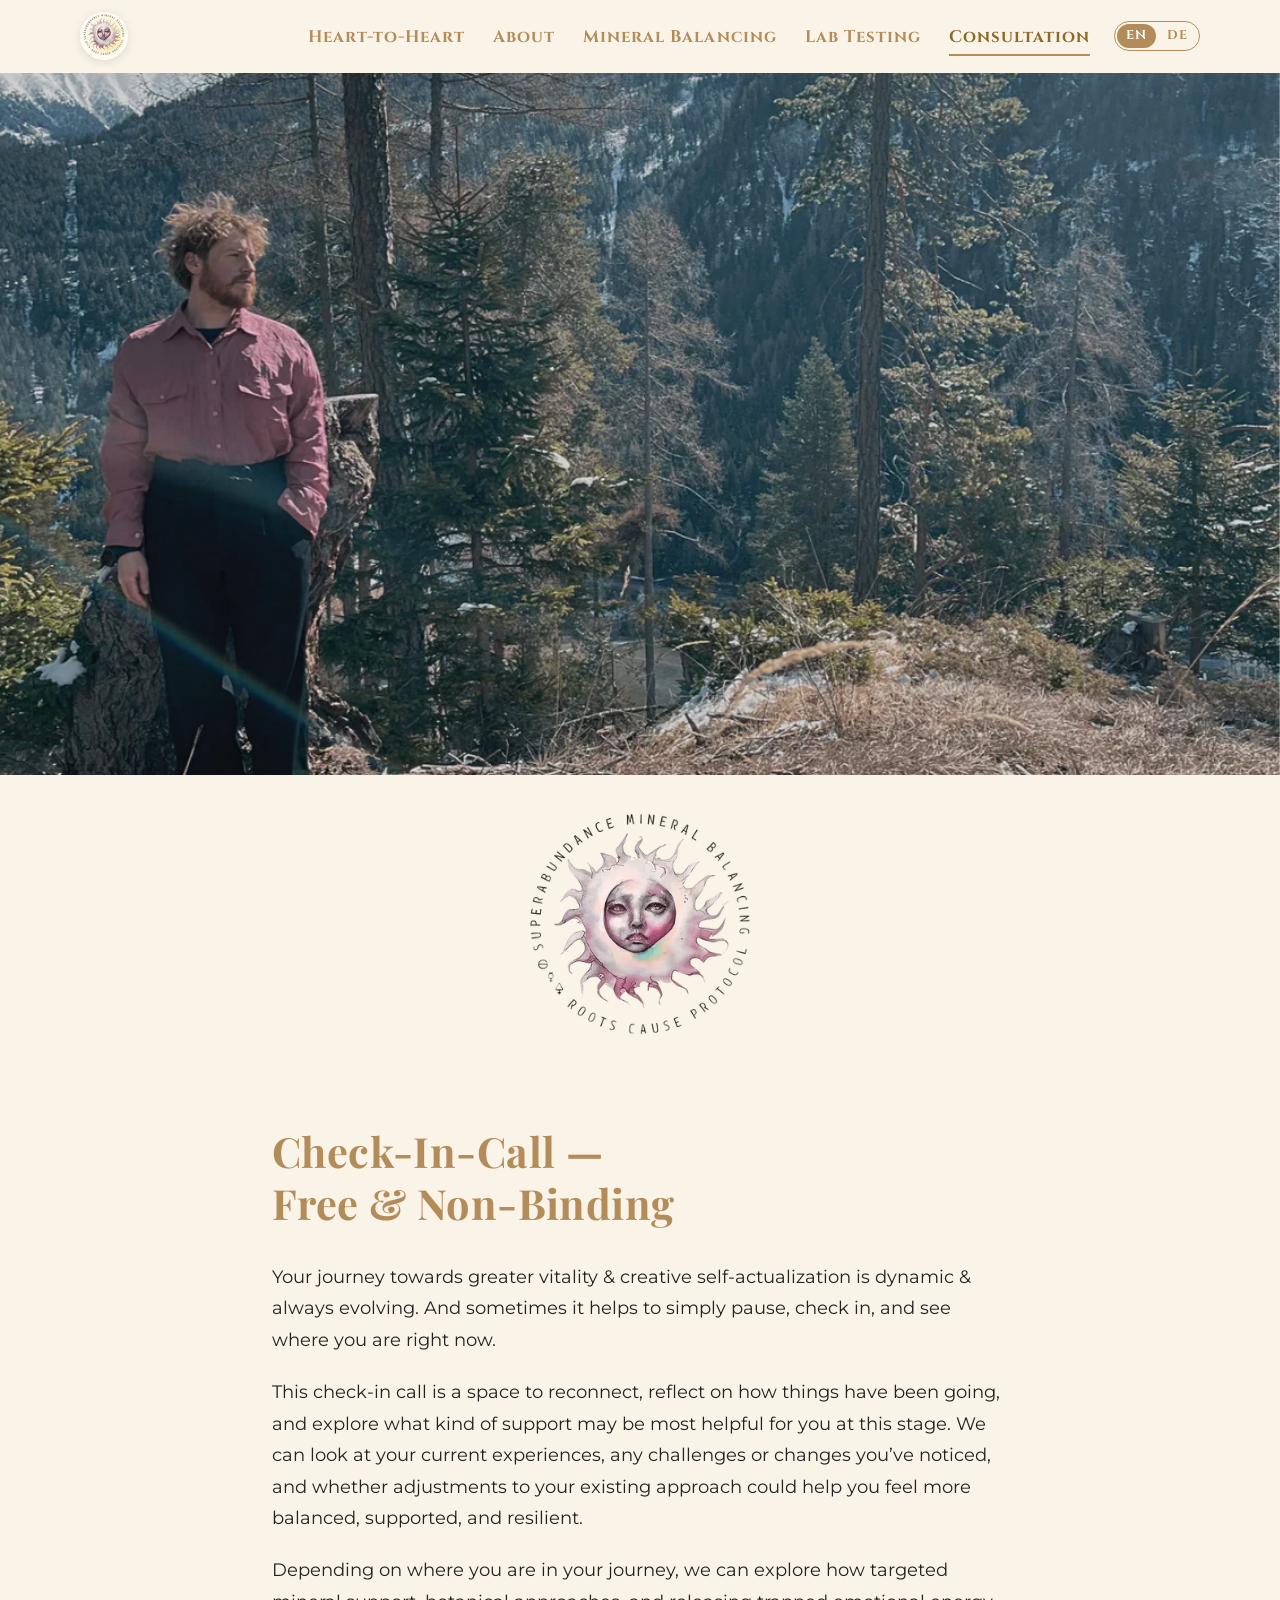
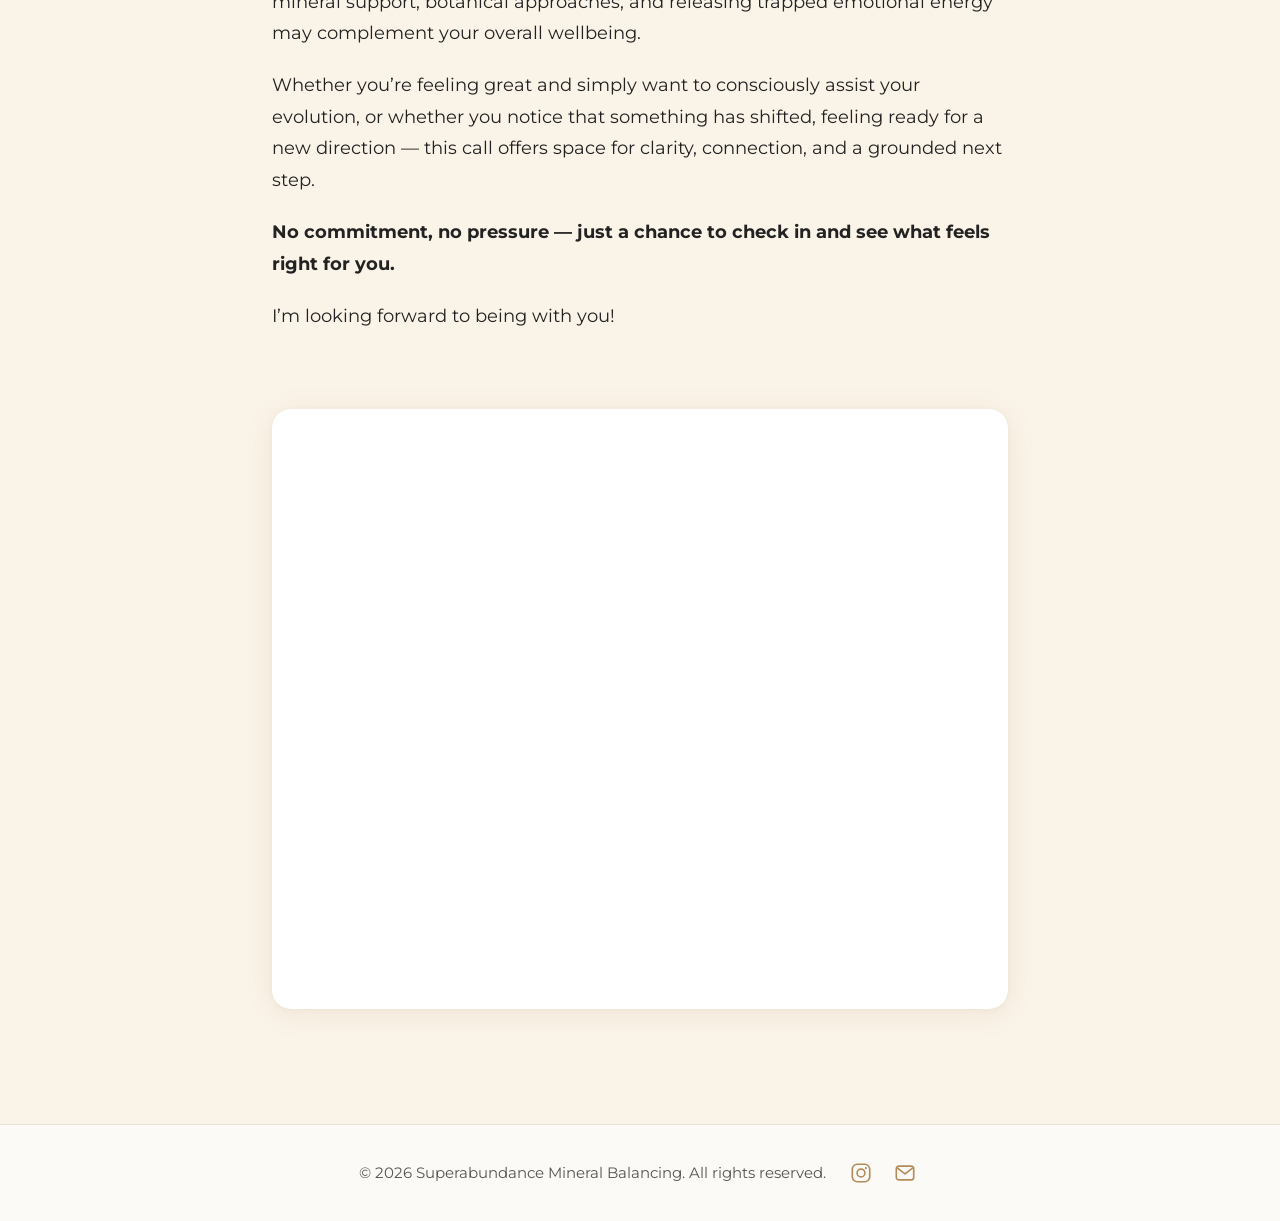
<file: consultation.html>
<!doctype html><html lang=en><head><meta charset=utf-8><script>document.documentElement.classList.add("js")</script><meta name=viewport content="width=device-width,initial-scale=1"><title>Consultation</title><meta property="og:title" content="Consultation"><meta property="og:type" content="website"><meta property="og:url" content="https://www.mineralbalance.art/consultation.html"><link rel=canonical href=https://www.mineralbalance.art/consultation.html><link rel=alternate hreflang=en href=https://www.mineralbalance.art/consultation.html><link rel=alternate hreflang=de-CH href=https://www.mineralbalance.art/de/consultation.html><link rel=alternate hreflang=x-default href=https://www.mineralbalance.art/consultation.html><meta name=theme-color content="#b48c5a"><meta property="og:image" content="https://www.mineralbalance.art/images/logo_hu_8a85af914919e62c.png"><link rel=icon type=image/png href=/images/logo_hu_637a276c132815b5.png><link rel=apple-touch-icon href=/images/logo_hu_89be83c4764aff79.png><link rel=preload href=/fonts/montserrat-latin-400-normal.woff2 as=font type=font/woff2 crossorigin><link rel=preload href=/fonts/playfair-display-latin-700-normal.woff2 as=font type=font/woff2 crossorigin><link rel=stylesheet href=/css/main.min.39858d8d1285673ff5d1fd6b90bdaa99c4af8a911d3fb89eaf65fcc68fa5e53d.css integrity="sha256-OYWNjRKFZz/10f1rkL2qmcSvipEdP7ier2X8xo+l5T0="></head><body><header class=site-header id=top><div class=site-header__inner><a class=site-header__logo href=/index.html><img src=/images/logo_hu_9837715780689962.webp srcset="/images/logo_hu_80799348069d37bd.webp 96w, /images/logo_hu_9837715780689962.webp 192w" sizes=48px width=192 height=192 alt="Superabundance Mineral Balancing Logo" loading=eager decoding=async>
</a><button class=menu-toggle type=button aria-controls=site-nav aria-expanded=false aria-label=Menu>
<span></span><span></span><span></span></button><nav class=site-nav id=site-nav><ul><li><a href=/heart-to-heart.html>Heart-to-Heart</a></li><li><a href=/index.html>About</a></li><li><a href=/mineral-balancing.html>Mineral Balancing</a></li><li><a href=/lab-testing.html>Lab Testing</a></li><li><a href=/consultation.html aria-current=page>Consultation</a></li></ul></nav><nav class=lang-switch aria-label=Language><span class="lang-switch__item is-current" aria-current=true>EN</span>
<a class=lang-switch__item href=/de/consultation.html hreflang=de-CH lang=de-CH title=Deutsch>DE</a></nav></div></header><main id=main><section data-section=0 class="block banner banner--large"><div class=banner__media data-parallax><img src=/images/shamanuel-ii_hu_68200c88212882eb.webp srcset="/images/shamanuel-ii_hu_32777917bc3d36d7.webp 800w, /images/shamanuel-ii_hu_7428b0e058c66470.webp 1400w, /images/shamanuel-ii_hu_68200c88212882eb.webp 2200w" sizes=100vw width=2200 height=1208 alt=Shamanuel loading=eager decoding=async></div></section><section data-section=1 class="block block--image"><figure class="figure figure--small figure--plain reveal"><img src=/images/logo-ii_hu_7875439be4653ef0.webp srcset="/images/logo-ii_hu_227b3dd189f3ef2d.webp 320w, /images/logo-ii_hu_7875439be4653ef0.webp 640w" sizes="(max-width: 600px) 70vw, 320px" width=640 height=640 alt="Logo II" loading=lazy decoding=async></figure></section><section data-section=2 class="block block--text block--plain"><div class="container container--narrow"><div class="prose reveal"><h1 class=heading>Check-In-Call — Free & Non-Binding</h1><p>Your journey towards greater vitality & creative self-actualization is dynamic & always evolving. And sometimes it helps to simply pause, check in, and see where you are right now.</p><p>This check-in call is a space to reconnect, reflect on how things have been going, and explore what kind of support may be most helpful for you at this stage. We can look at your current experiences, any challenges or changes you’ve noticed, and whether adjustments to your existing approach could help you feel more balanced, supported, and resilient.</p><p>Depending on where you are in your journey, we can explore how targeted mineral support, botanical approaches, and releasing trapped emotional energy may complement your overall wellbeing.</p><p>Whether you’re feeling great and simply want to consciously assist your evolution, or whether you notice that something has shifted, feeling ready for a new direction — this call offers space for clarity, connection, and a grounded next step.</p><p><strong>No commitment, no pressure — just a chance to check in and see what feels right for you.</strong></p><p>I’m looking forward to being with you!</p></div></div></section><section data-section=3 class="block block--calendar"><div class="container container--narrow"><div class=calendar><iframe src="https://calendar.google.com/calendar/appointments/schedules/AcZssZ1PpL7_1fI-6dLRwgkQQdxVlgcUYcK0MTlF5QzHDXr2GptfljDGwf7Yul2yRVTrLDwbJsezEdy3?gv=true" height=600 loading=lazy title=Calendar></iframe></div></div></section></main><footer class=site-footer><div class=site-footer__inner><p class=site-footer__text>© 2026 Superabundance Mineral Balancing. All rights reserved.</p><div class=site-footer__icons><a href=https://www.instagram.com/emanuelelischa/ target=_blank rel=noopener aria-label=Instagram><svg width="22" height="22" viewBox="0 0 24 24" aria-hidden="true"><rect x="2.5" y="2.5" width="19" height="19" rx="5.5" fill="none" stroke="currentColor" stroke-width="1.8"/><circle cx="12" cy="12" r="4.3" fill="none" stroke="currentColor" stroke-width="1.8"/><circle cx="17.4" cy="6.6" r="1.2" fill="currentColor"/></svg>
</a><a href=mailto:emanuel@mineralbalance.art aria-label=Email><svg width="22" height="22" viewBox="0 0 24 24" aria-hidden="true"><rect x="2.5" y="4.5" width="19" height="15" rx="3" fill="none" stroke="currentColor" stroke-width="1.8"/><path d="M3.5 6.5 12 13l8.5-6.5" fill="none" stroke="currentColor" stroke-width="1.8" stroke-linejoin="round"/></svg></a></div></div><a class=to-top href=#top aria-label="Scroll to top">↑</a></footer><script src=/js/main.987cfcec57d0215bebe209da6a5c9936d08b7de90ad11b06273c694cc451108a.js integrity="sha256-mHz87FfQIVvr4gnaalyZNtCLfekK0RsGJzxpTMRREIo=" defer></script></body></html>
</file>
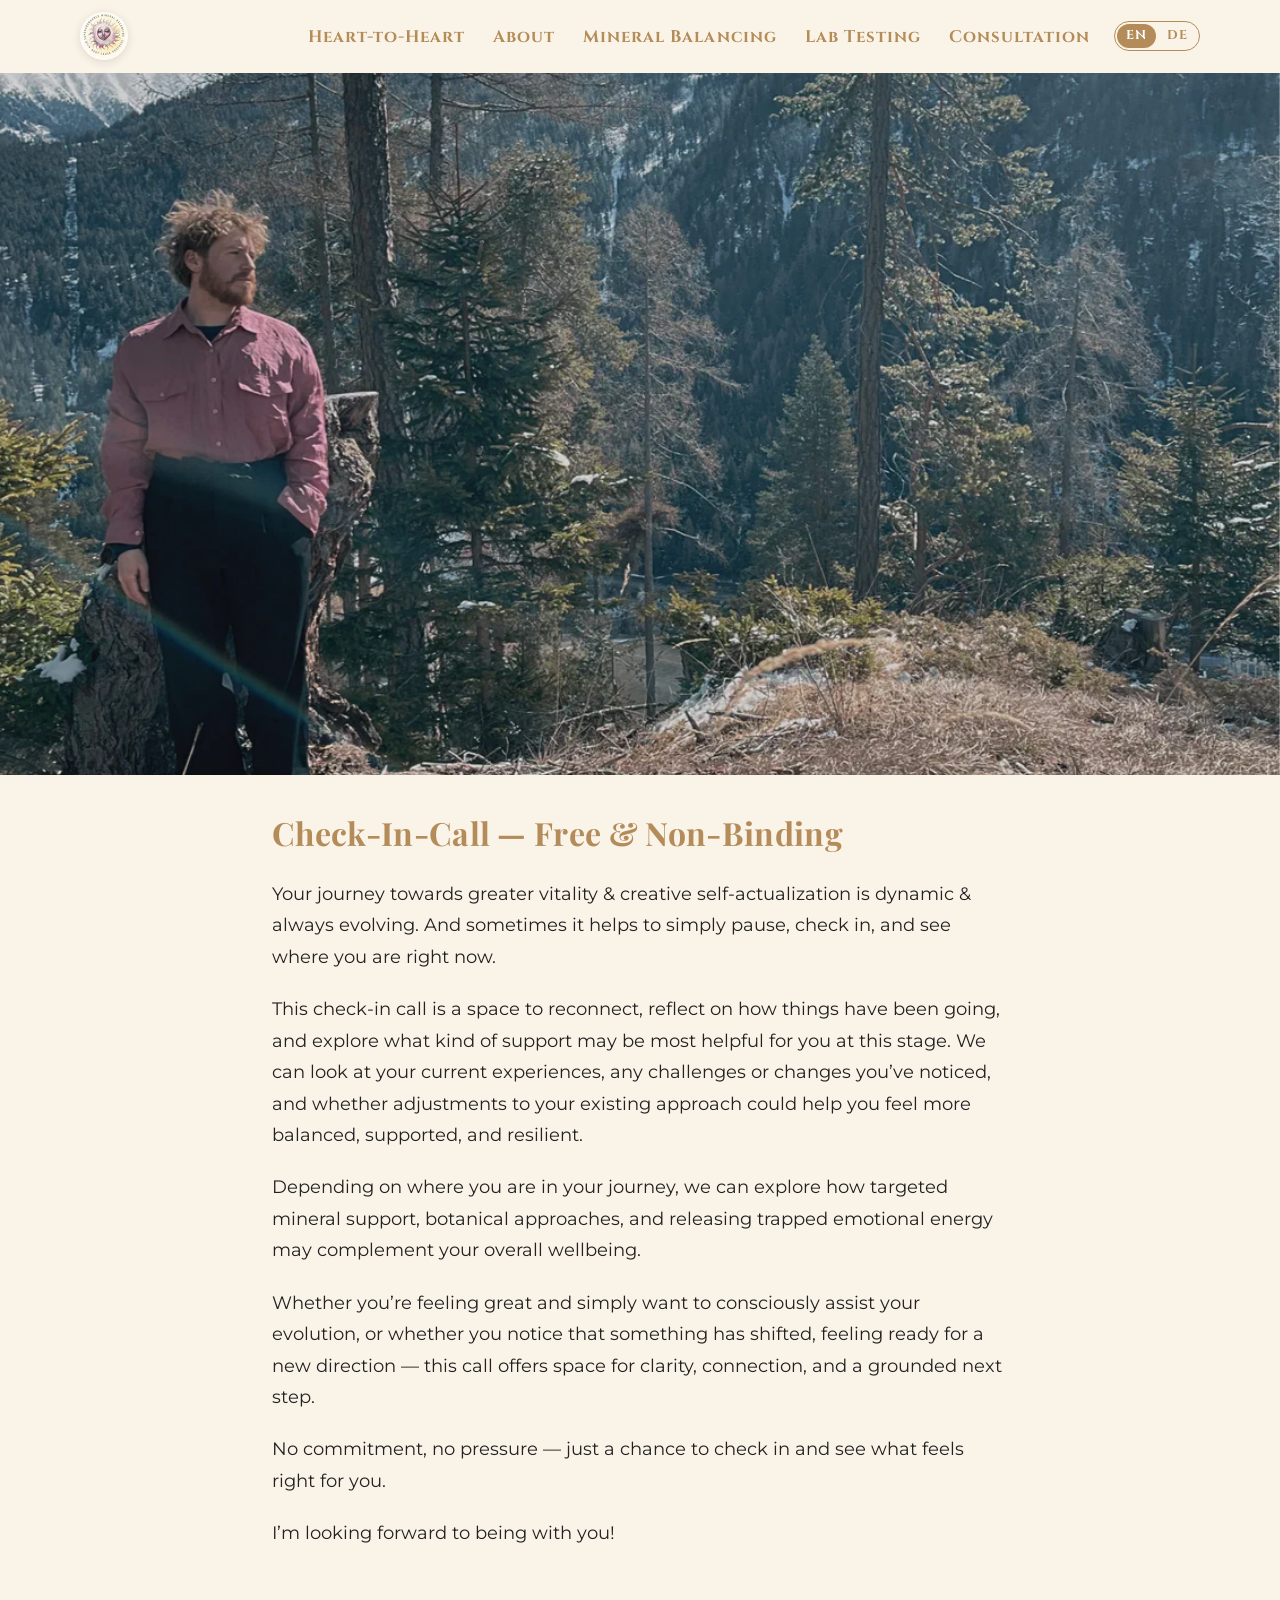
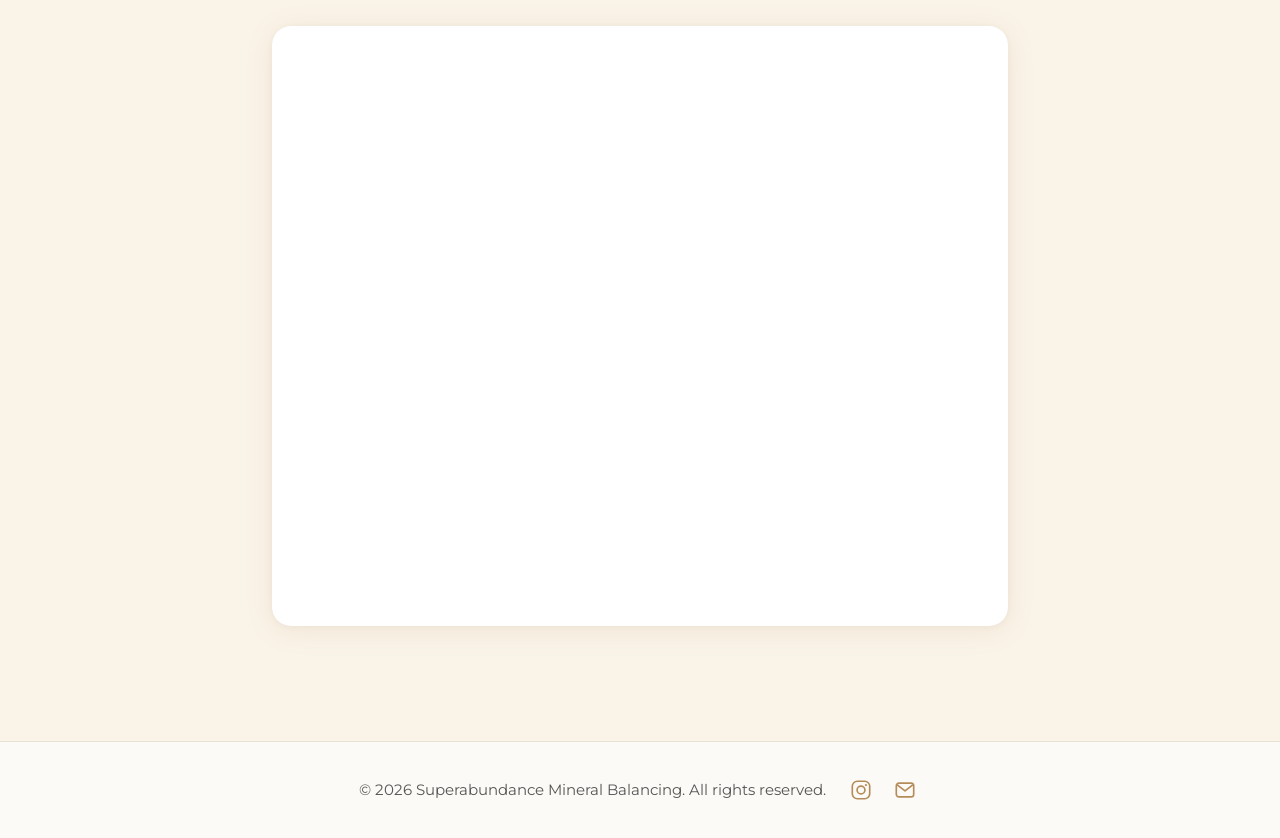
<file: contact.html>
<!doctype html><html lang=en><head><meta charset=utf-8><script>document.documentElement.classList.add("js")</script><meta name=viewport content="width=device-width,initial-scale=1"><title>Contact – Superabundance Mineral Balancing</title><meta property="og:title" content="Contact – Superabundance Mineral Balancing"><meta property="og:type" content="website"><meta property="og:url" content="https://www.mineralbalance.art/contact.html"><link rel=canonical href=https://www.mineralbalance.art/contact.html><link rel=alternate hreflang=en href=https://www.mineralbalance.art/contact.html><link rel=alternate hreflang=de-CH href=https://www.mineralbalance.art/de/contact.html><link rel=alternate hreflang=x-default href=https://www.mineralbalance.art/contact.html><meta name=theme-color content="#b48c5a"><meta property="og:image" content="https://www.mineralbalance.art/images/logo_hu_8a85af914919e62c.png"><link rel=icon type=image/png href=/images/logo_hu_637a276c132815b5.png><link rel=apple-touch-icon href=/images/logo_hu_89be83c4764aff79.png><link rel=preload href=/fonts/montserrat-latin-400-normal.woff2 as=font type=font/woff2 crossorigin><link rel=preload href=/fonts/playfair-display-latin-700-normal.woff2 as=font type=font/woff2 crossorigin><link rel=stylesheet href=/css/main.min.39858d8d1285673ff5d1fd6b90bdaa99c4af8a911d3fb89eaf65fcc68fa5e53d.css integrity="sha256-OYWNjRKFZz/10f1rkL2qmcSvipEdP7ier2X8xo+l5T0="></head><body><header class=site-header id=top><div class=site-header__inner><a class=site-header__logo href=/index.html><img src=/images/logo_hu_9837715780689962.webp srcset="/images/logo_hu_80799348069d37bd.webp 96w, /images/logo_hu_9837715780689962.webp 192w" sizes=48px width=192 height=192 alt="Superabundance Mineral Balancing Logo" loading=eager decoding=async>
</a><button class=menu-toggle type=button aria-controls=site-nav aria-expanded=false aria-label=Menu>
<span></span><span></span><span></span></button><nav class=site-nav id=site-nav><ul><li><a href=/heart-to-heart.html>Heart-to-Heart</a></li><li><a href=/index.html>About</a></li><li><a href=/mineral-balancing.html>Mineral Balancing</a></li><li><a href=/lab-testing.html>Lab Testing</a></li><li><a href=/consultation.html>Consultation</a></li></ul></nav><nav class=lang-switch aria-label=Language><span class="lang-switch__item is-current" aria-current=true>EN</span>
<a class=lang-switch__item href=/de/contact.html hreflang=de-CH lang=de-CH title=Deutsch>DE</a></nav></div></header><main id=main><section data-section=0 class="block banner banner--large"><div class=banner__media><img src=/images/shamanuel-ii_hu_68200c88212882eb.webp srcset="/images/shamanuel-ii_hu_32777917bc3d36d7.webp 800w, /images/shamanuel-ii_hu_7428b0e058c66470.webp 1400w, /images/shamanuel-ii_hu_68200c88212882eb.webp 2200w" sizes=100vw width=2200 height=1208 alt=Shamanuel loading=eager decoding=async></div></section><section data-section=1 class="block block--text block--plain"><div class="container container--narrow"><div class="prose reveal"><h2 class=heading>Check-In-Call — Free & Non-Binding</h2><p>Your journey towards greater vitality & creative self-actualization is dynamic & always evolving. And sometimes it helps to simply pause, check in, and see where you are right now.</p><p>This check-in call is a space to reconnect, reflect on how things have been going, and explore what kind of support may be most helpful for you at this stage. We can look at your current experiences, any challenges or changes you’ve noticed, and whether adjustments to your existing approach could help you feel more balanced, supported, and resilient.</p><p>Depending on where you are in your journey, we can explore how targeted mineral support, botanical approaches, and releasing trapped emotional energy may complement your overall wellbeing.</p><p>Whether you’re feeling great and simply want to consciously assist your evolution, or whether you notice that something has shifted, feeling ready for a new direction — this call offers space for clarity, connection, and a grounded next step.</p><p>No commitment, no pressure — just a chance to check in and see what feels right for you.</p><p>I’m looking forward to being with you!</p></div></div></section><section data-section=2 class="block block--calendar"><div class="container container--narrow"><div class=calendar><iframe src="https://calendar.google.com/calendar/appointments/schedules/AcZssZ1PpL7_1fI-6dLRwgkQQdxVlgcUYcK0MTlF5QzHDXr2GptfljDGwf7Yul2yRVTrLDwbJsezEdy3?gv=true" height=600 loading=lazy title=Calendar></iframe></div></div></section></main><footer class=site-footer><div class=site-footer__inner><p class=site-footer__text>© 2026 Superabundance Mineral Balancing. All rights reserved.</p><div class=site-footer__icons><a href=https://www.instagram.com/emanuelelischa/ target=_blank rel=noopener aria-label=Instagram><svg width="22" height="22" viewBox="0 0 24 24" aria-hidden="true"><rect x="2.5" y="2.5" width="19" height="19" rx="5.5" fill="none" stroke="currentColor" stroke-width="1.8"/><circle cx="12" cy="12" r="4.3" fill="none" stroke="currentColor" stroke-width="1.8"/><circle cx="17.4" cy="6.6" r="1.2" fill="currentColor"/></svg>
</a><a href=mailto:emanuel@mineralbalance.art aria-label=Email><svg width="22" height="22" viewBox="0 0 24 24" aria-hidden="true"><rect x="2.5" y="4.5" width="19" height="15" rx="3" fill="none" stroke="currentColor" stroke-width="1.8"/><path d="M3.5 6.5 12 13l8.5-6.5" fill="none" stroke="currentColor" stroke-width="1.8" stroke-linejoin="round"/></svg></a></div></div><a class=to-top href=#top aria-label="Scroll to top">↑</a></footer><script src=/js/main.987cfcec57d0215bebe209da6a5c9936d08b7de90ad11b06273c694cc451108a.js integrity="sha256-mHz87FfQIVvr4gnaalyZNtCLfekK0RsGJzxpTMRREIo=" defer></script></body></html>
</file>
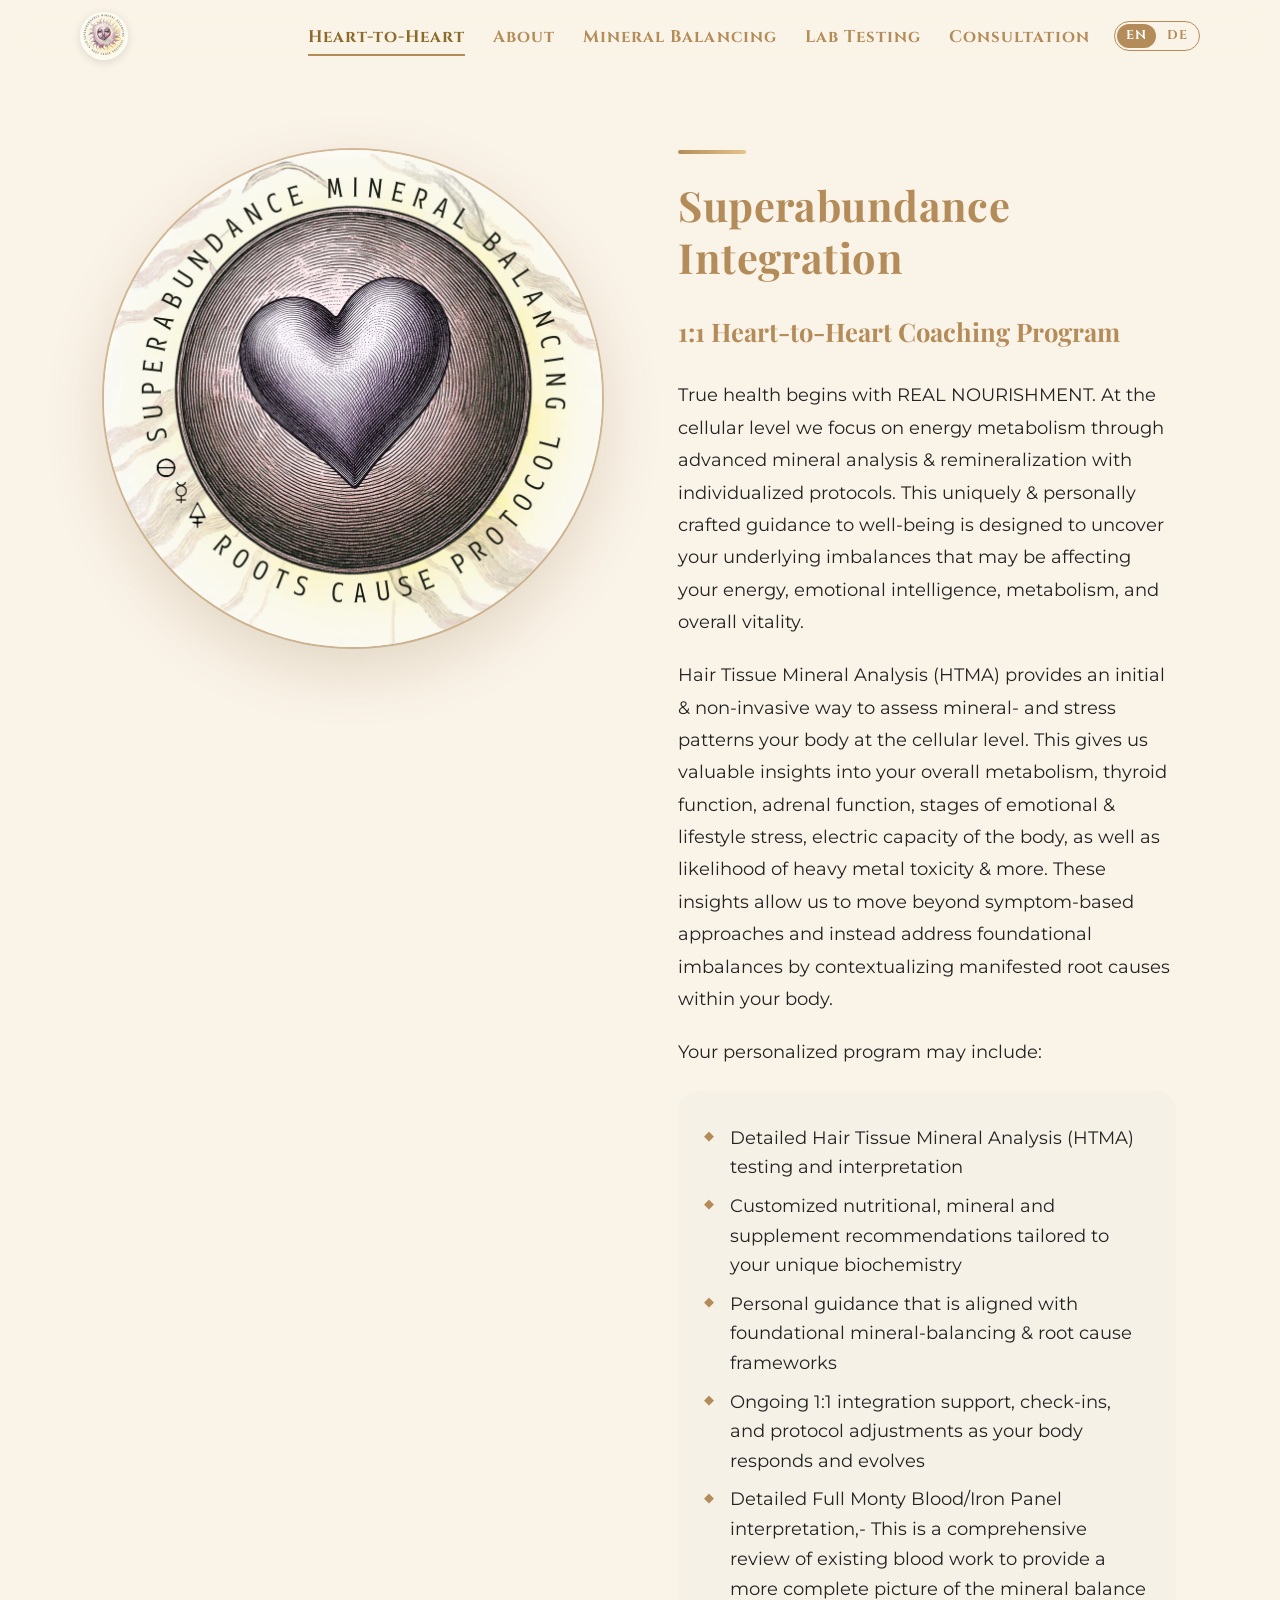
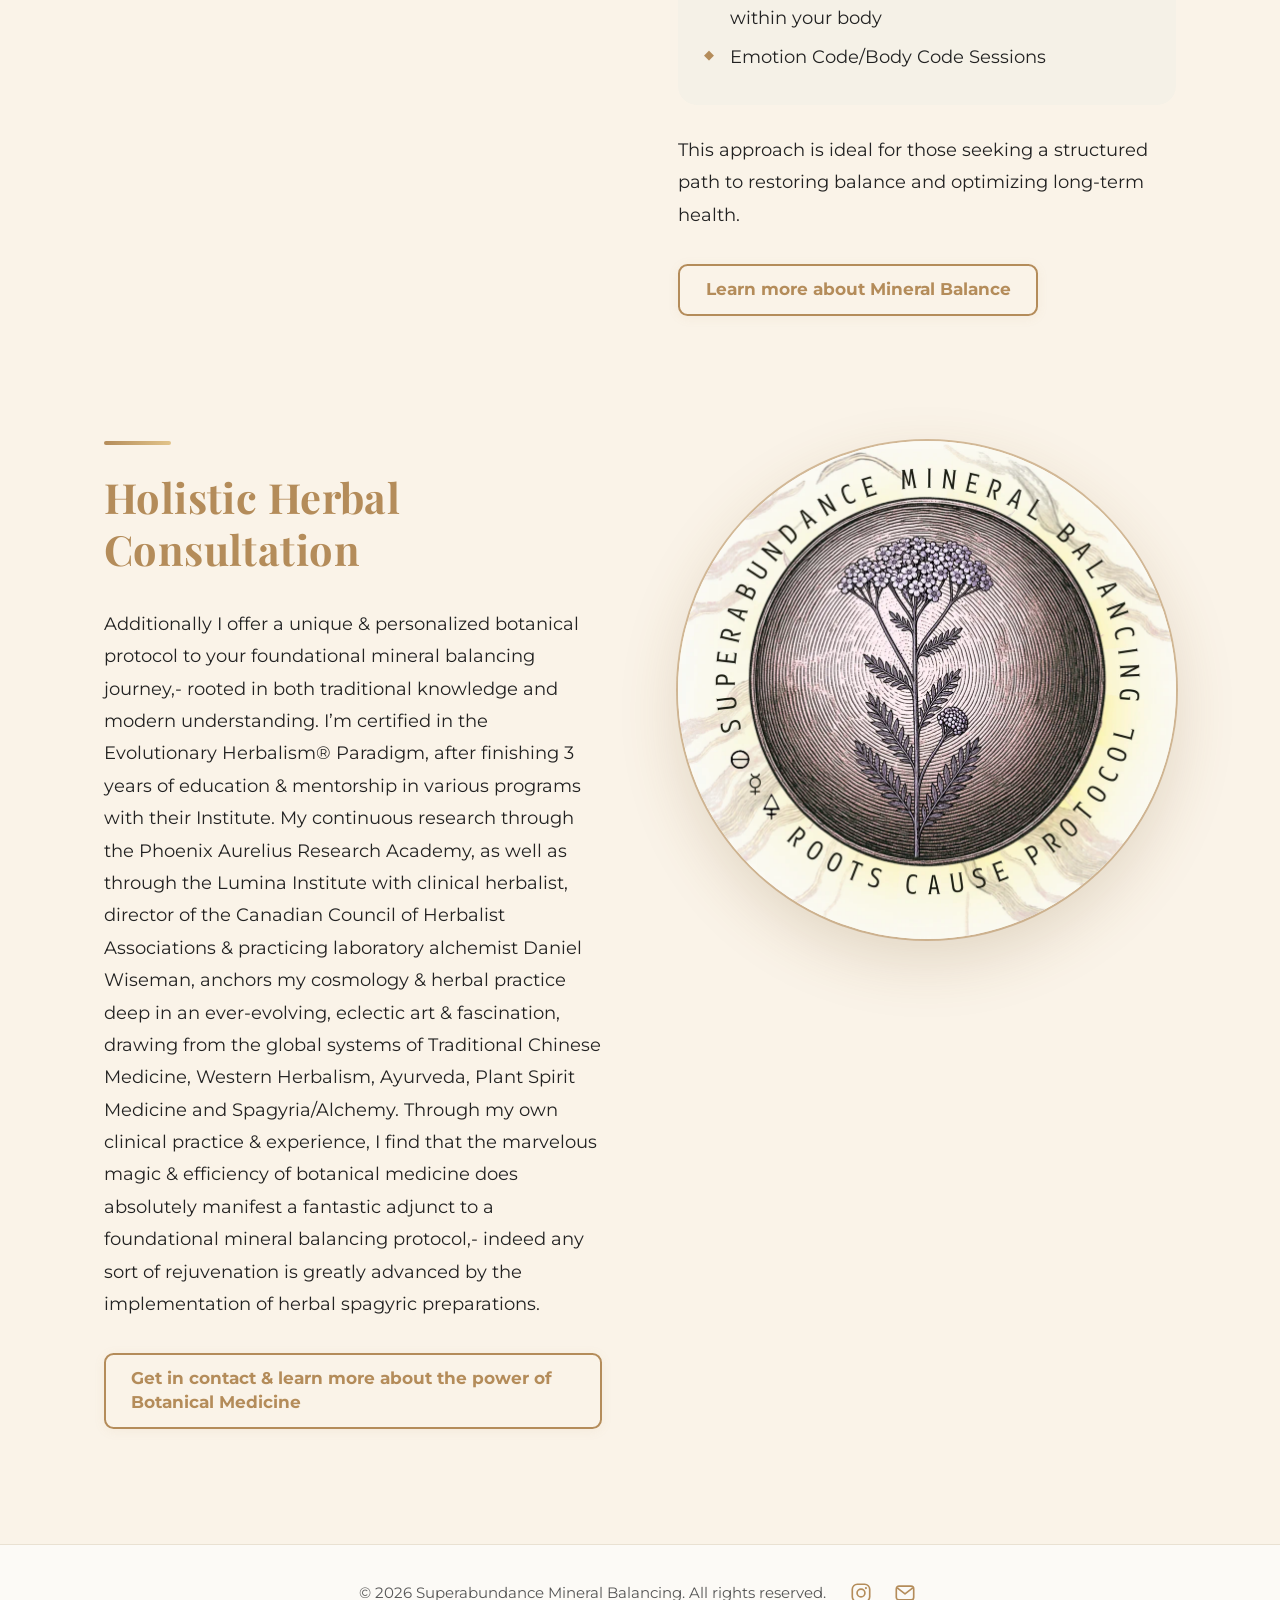
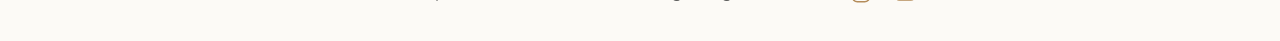
<file: heart-to-heart.html>
<!doctype html><html lang=en><head><meta charset=utf-8><script>document.documentElement.classList.add("js")</script><meta name=viewport content="width=device-width,initial-scale=1"><title>Heart-to-Heart</title><meta property="og:title" content="Heart-to-Heart"><meta property="og:type" content="website"><meta property="og:url" content="https://www.mineralbalance.art/heart-to-heart.html"><link rel=canonical href=https://www.mineralbalance.art/heart-to-heart.html><link rel=alternate hreflang=en href=https://www.mineralbalance.art/heart-to-heart.html><link rel=alternate hreflang=de-CH href=https://www.mineralbalance.art/de/heart-to-heart.html><link rel=alternate hreflang=x-default href=https://www.mineralbalance.art/heart-to-heart.html><meta name=theme-color content="#b48c5a"><meta property="og:image" content="https://www.mineralbalance.art/images/logo_hu_8a85af914919e62c.png"><link rel=icon type=image/png href=/images/logo_hu_637a276c132815b5.png><link rel=apple-touch-icon href=/images/logo_hu_89be83c4764aff79.png><link rel=preload href=/fonts/montserrat-latin-400-normal.woff2 as=font type=font/woff2 crossorigin><link rel=preload href=/fonts/playfair-display-latin-700-normal.woff2 as=font type=font/woff2 crossorigin><link rel=stylesheet href=/css/main.min.39858d8d1285673ff5d1fd6b90bdaa99c4af8a911d3fb89eaf65fcc68fa5e53d.css integrity="sha256-OYWNjRKFZz/10f1rkL2qmcSvipEdP7ier2X8xo+l5T0="></head><body><header class=site-header id=top><div class=site-header__inner><a class=site-header__logo href=/index.html><img src=/images/logo_hu_9837715780689962.webp srcset="/images/logo_hu_80799348069d37bd.webp 96w, /images/logo_hu_9837715780689962.webp 192w" sizes=48px width=192 height=192 alt="Superabundance Mineral Balancing Logo" loading=eager decoding=async>
</a><button class=menu-toggle type=button aria-controls=site-nav aria-expanded=false aria-label=Menu>
<span></span><span></span><span></span></button><nav class=site-nav id=site-nav><ul><li><a href=/heart-to-heart.html aria-current=page>Heart-to-Heart</a></li><li><a href=/index.html>About</a></li><li><a href=/mineral-balancing.html>Mineral Balancing</a></li><li><a href=/lab-testing.html>Lab Testing</a></li><li><a href=/consultation.html>Consultation</a></li></ul></nav><nav class=lang-switch aria-label=Language><span class="lang-switch__item is-current" aria-current=true>EN</span>
<a class=lang-switch__item href=/de/heart-to-heart.html hreflang=de-CH lang=de-CH title=Deutsch>DE</a></nav></div></header><main id=main><section data-section=0 class="block block--split split-look--round"><div class="split split--image-left"><div class="split__media reveal"><img src=/images/heart-ii_hu_8c1774a9a6fbe4bf.webp srcset="/images/heart-ii_hu_eab51337e809c562.webp 600w, /images/heart-ii_hu_baa52c286f479e95.webp 1000w, /images/heart-ii_hu_8c1774a9a6fbe4bf.webp 1600w" sizes="(max-width: 900px) 100vw, 50vw" width=1600 height=1600 alt="Heart II" loading=lazy decoding=async></div><div class=split__body><div class="card card--glow reveal"><h1 class=heading>Superabundance Integration</h1><h2 class=subheading>1:1 Heart-to-Heart Coaching Program</h2><div class=prose><p>True health begins with REAL NOURISHMENT. At the cellular level we focus on energy metabolism through advanced mineral analysis & remineralization with individualized protocols. This uniquely & personally crafted guidance to well-being is designed to uncover your underlying imbalances that may be affecting your energy, emotional intelligence, metabolism, and overall vitality.</p><p>Hair Tissue Mineral Analysis (HTMA) provides an initial & non-invasive way to assess mineral- and stress patterns your body at the cellular level. This gives us valuable insights into your overall metabolism, thyroid function, adrenal function, stages of emotional & lifestyle stress, electric capacity of the body, as well as likelihood of heavy metal toxicity & more. These insights allow us to move beyond symptom-based approaches and instead address foundational imbalances by contextualizing manifested root causes within your body.</p><p>Your personalized program may include:</p><ul><li>Detailed Hair Tissue Mineral Analysis (HTMA) testing and interpretation</li><li>Customized nutritional, mineral and supplement recommendations tailored to your unique biochemistry</li><li>Personal guidance that is aligned with foundational mineral-balancing & root cause frameworks</li><li>Ongoing 1:1 integration support, check-ins, and protocol adjustments as your body responds and evolves</li><li>Detailed Full Monty Blood/Iron Panel interpretation,- This is a comprehensive review of existing blood work to provide a more complete picture of the mineral balance within your body</li><li>Emotion Code/Body Code Sessions</li></ul><p>This approach is ideal for those seeking a structured path to restoring balance and optimizing long-term health.</p></div><p class=btn-row><a class=btn href=/consultation.html>Learn more about Mineral Balance</a></p></div></div></div></section><section data-section=1 class="block block--split split-look--round"><div class="split split--image-right"><div class="split__media reveal"><img src=/images/yarrow_hu_537ad058b4c1b23e.webp srcset="/images/yarrow_hu_5041dae3b2800a48.webp 600w, /images/yarrow_hu_7b3950d45654147f.webp 1000w, /images/yarrow_hu_537ad058b4c1b23e.webp 1600w" sizes="(max-width: 900px) 100vw, 50vw" width=1600 height=1600 alt=Yarrow loading=lazy decoding=async></div><div class=split__body><div class="card card--glow reveal"><h1 class=heading>Holistic Herbal Consultation</h1><div class=prose><p>Additionally I offer a unique & personalized botanical protocol to your foundational mineral balancing journey,- rooted in both traditional knowledge and modern understanding. I’m certified in the Evolutionary Herbalism® Paradigm, after finishing 3 years of education & mentorship in various programs with their Institute. My continuous research through the Phoenix Aurelius Research Academy, as well as through the Lumina Institute with clinical herbalist, director of the Canadian Council of Herbalist Associations & practicing laboratory alchemist Daniel Wiseman, anchors my cosmology & herbal practice deep in an ever-evolving, eclectic art & fascination, drawing from the global systems of Traditional Chinese Medicine, Western Herbalism, Ayurveda, Plant Spirit Medicine and Spagyria/Alchemy. Through my own clinical practice & experience, I find that the marvelous magic & efficiency of botanical medicine does absolutely manifest a fantastic adjunct to a foundational mineral balancing protocol,- indeed any sort of rejuvenation is greatly advanced by the implementation of herbal spagyric preparations.</p></div><p class=btn-row><a class=btn href=/consultation.html>Get in contact & learn more about the power of Botanical Medicine</a></p></div></div></div></section></main><footer class=site-footer><div class=site-footer__inner><p class=site-footer__text>© 2026 Superabundance Mineral Balancing. All rights reserved.</p><div class=site-footer__icons><a href=https://www.instagram.com/emanuelelischa/ target=_blank rel=noopener aria-label=Instagram><svg width="22" height="22" viewBox="0 0 24 24" aria-hidden="true"><rect x="2.5" y="2.5" width="19" height="19" rx="5.5" fill="none" stroke="currentColor" stroke-width="1.8"/><circle cx="12" cy="12" r="4.3" fill="none" stroke="currentColor" stroke-width="1.8"/><circle cx="17.4" cy="6.6" r="1.2" fill="currentColor"/></svg>
</a><a href=mailto:emanuel@mineralbalance.art aria-label=Email><svg width="22" height="22" viewBox="0 0 24 24" aria-hidden="true"><rect x="2.5" y="4.5" width="19" height="15" rx="3" fill="none" stroke="currentColor" stroke-width="1.8"/><path d="M3.5 6.5 12 13l8.5-6.5" fill="none" stroke="currentColor" stroke-width="1.8" stroke-linejoin="round"/></svg></a></div></div><a class=to-top href=#top aria-label="Scroll to top">↑</a></footer><script src=/js/main.987cfcec57d0215bebe209da6a5c9936d08b7de90ad11b06273c694cc451108a.js integrity="sha256-mHz87FfQIVvr4gnaalyZNtCLfekK0RsGJzxpTMRREIo=" defer></script></body></html>
</file>
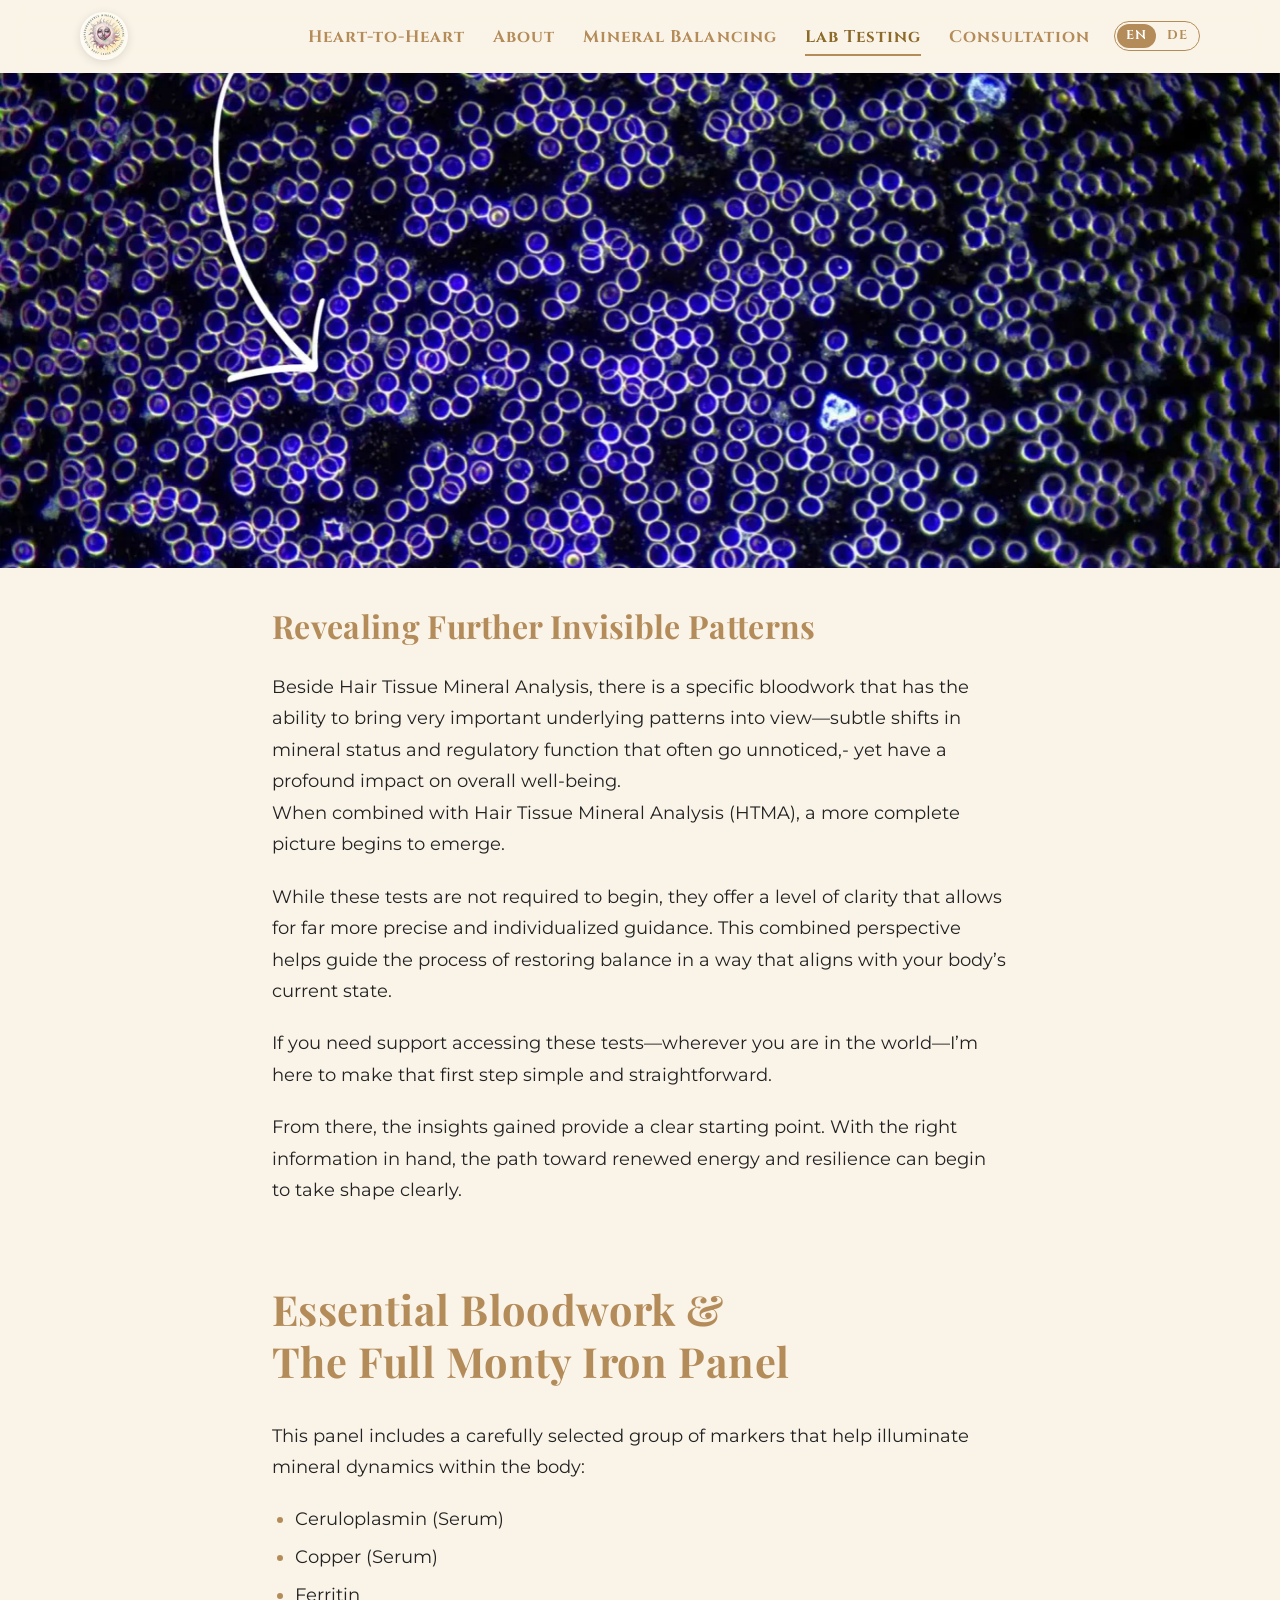
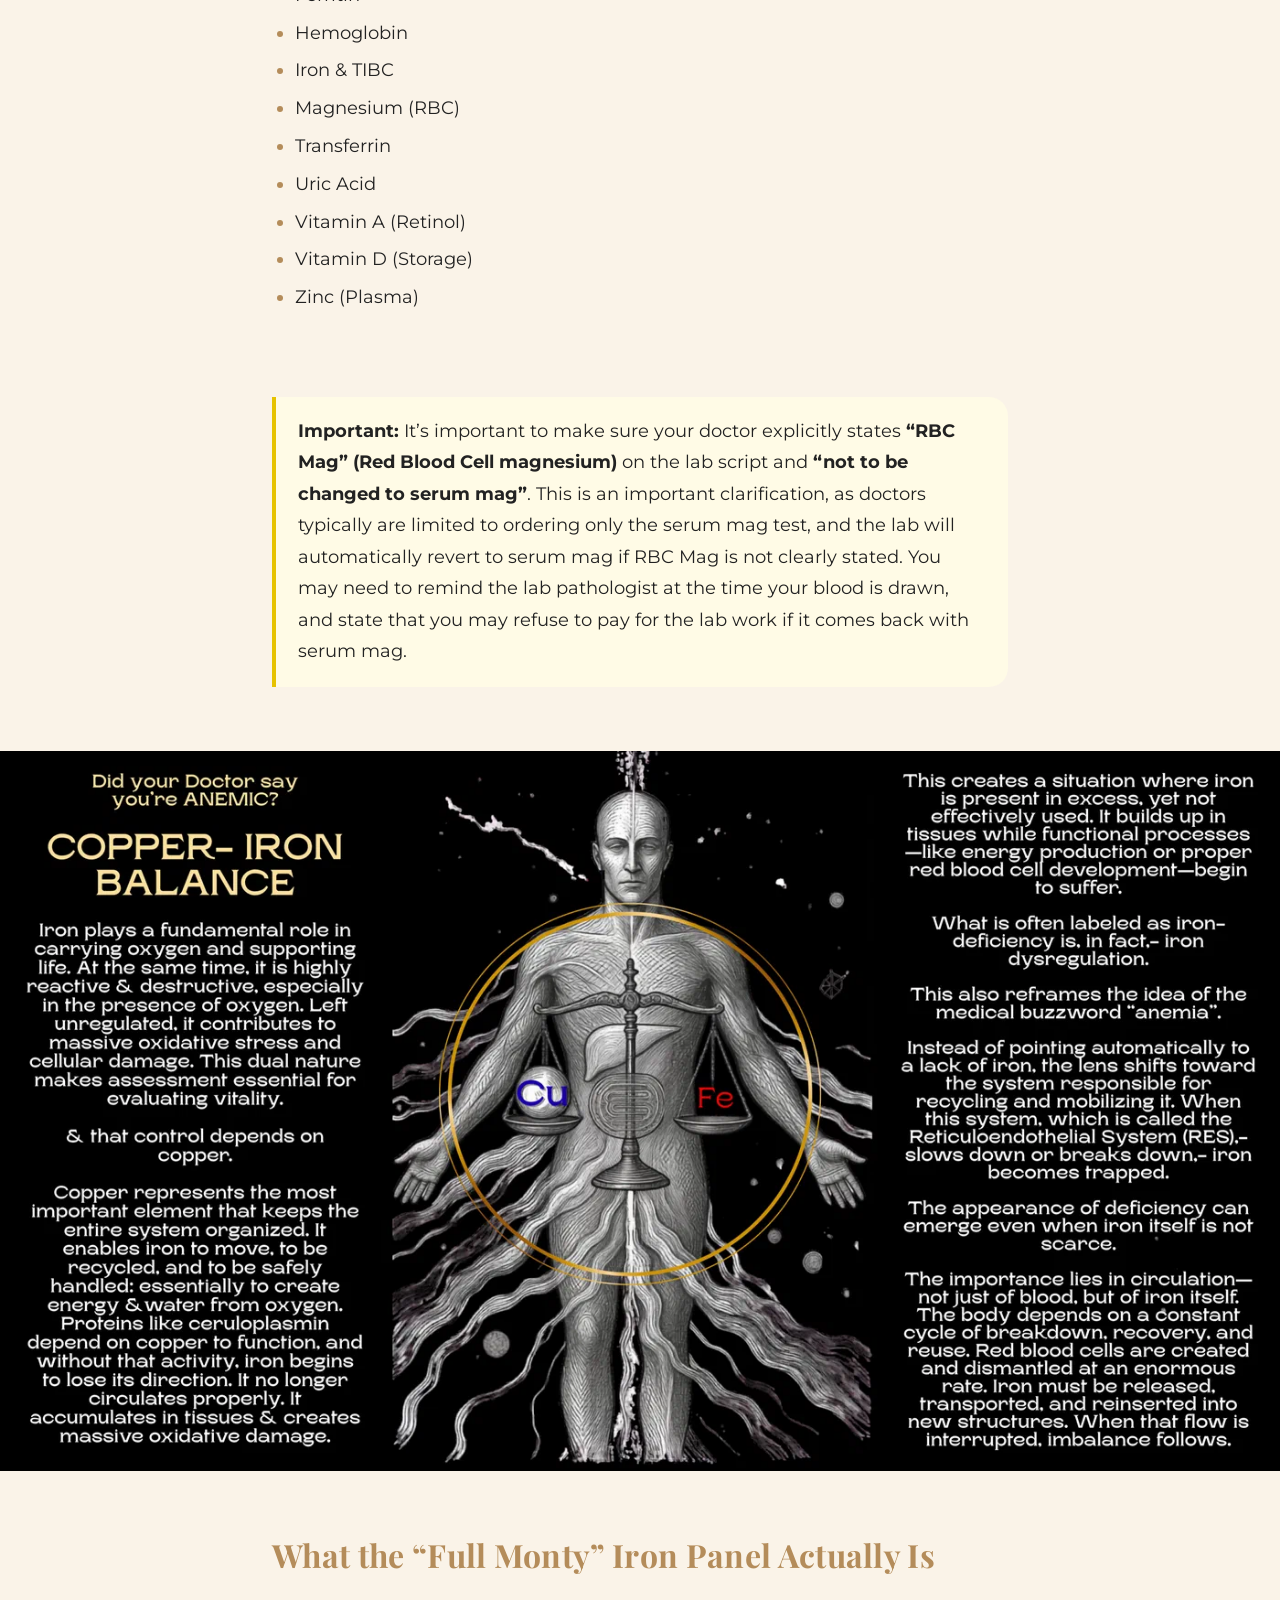
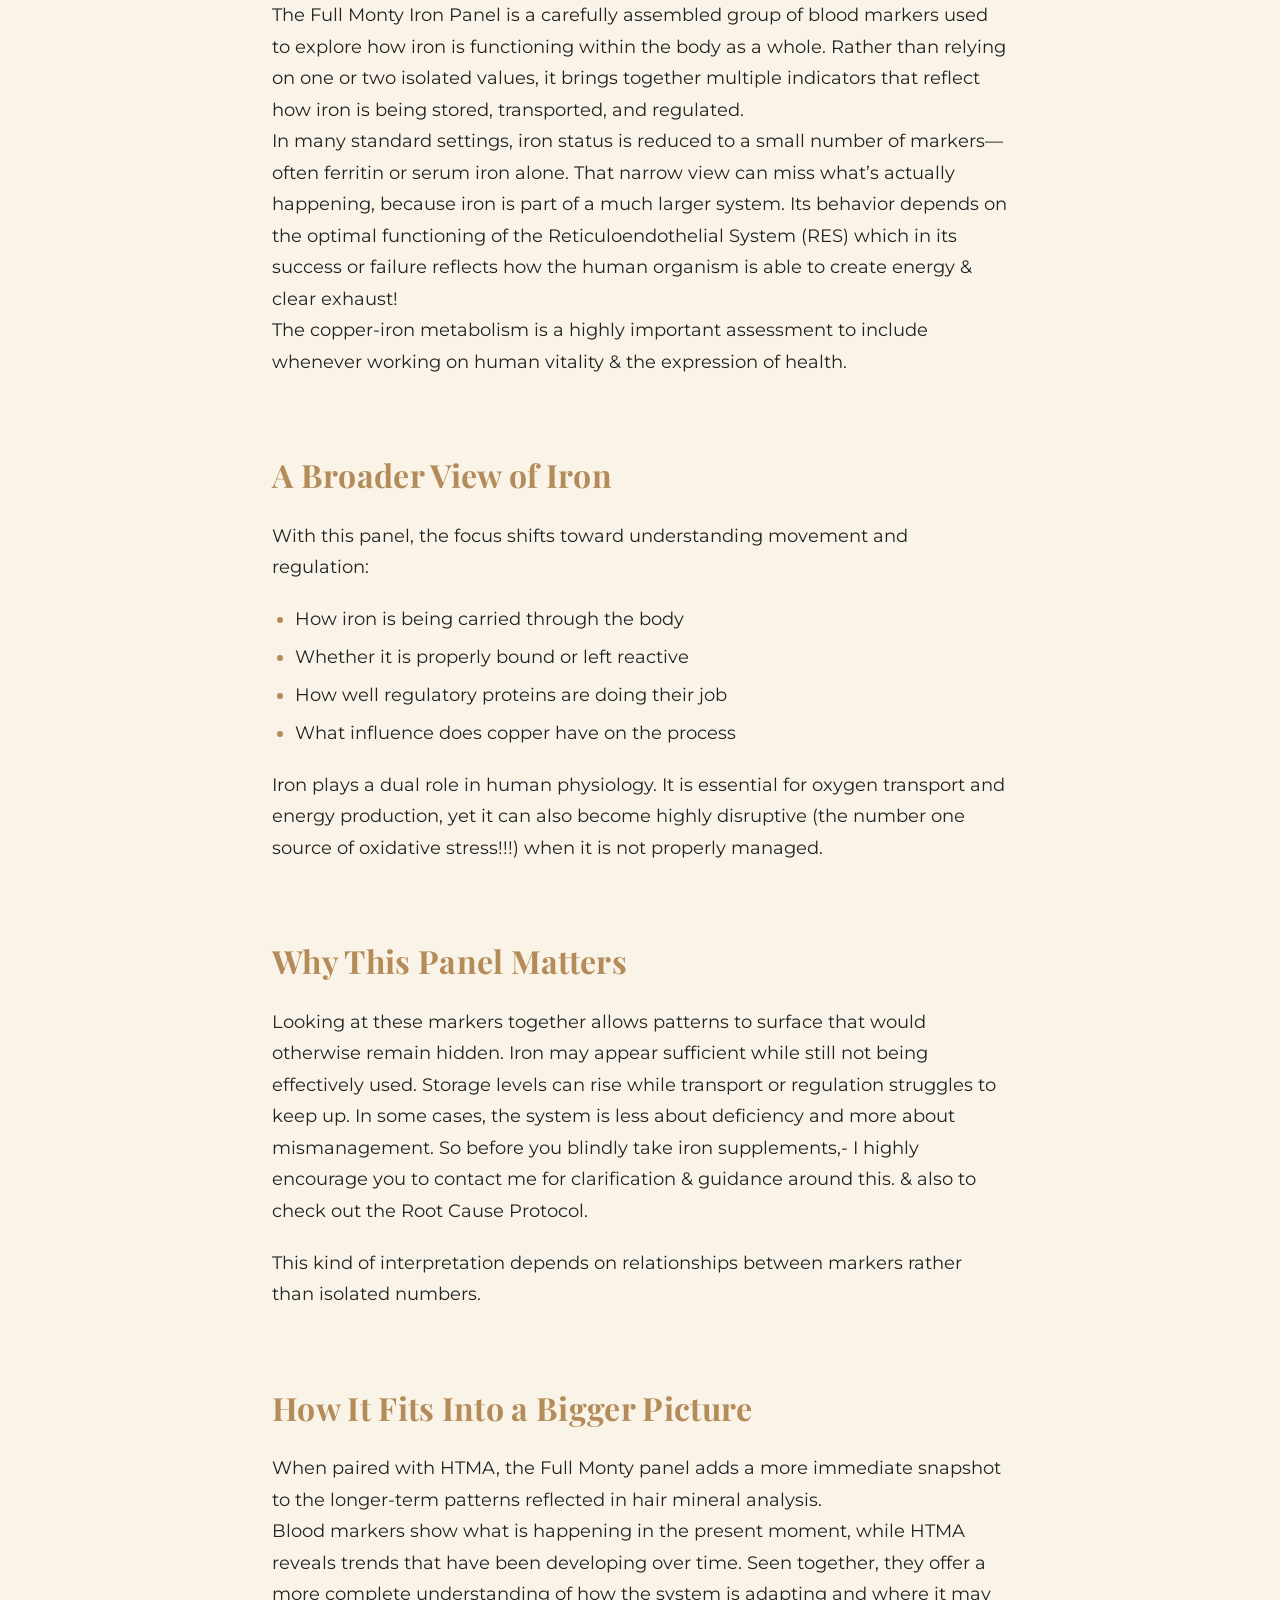
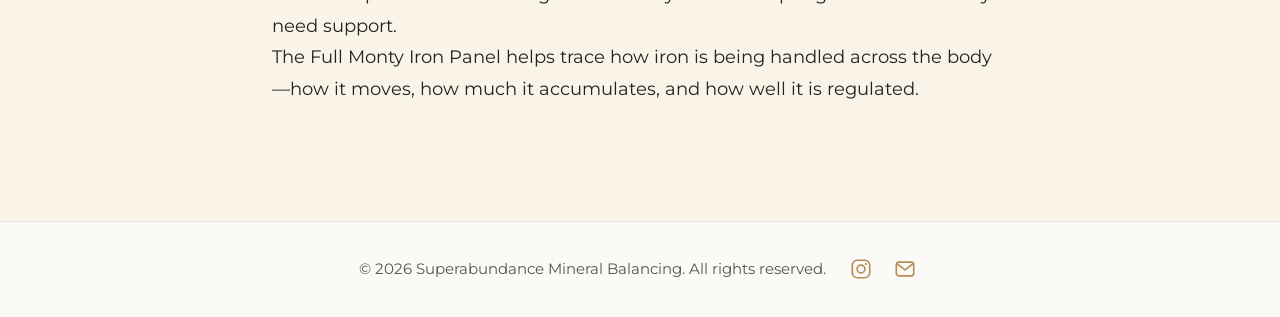
<file: lab-testing.html>
<!doctype html><html lang=en><head><meta charset=utf-8><script>document.documentElement.classList.add("js")</script><meta name=viewport content="width=device-width,initial-scale=1"><title>Lab Testing</title><meta property="og:title" content="Lab Testing"><meta property="og:type" content="website"><meta property="og:url" content="https://www.mineralbalance.art/lab-testing.html"><link rel=canonical href=https://www.mineralbalance.art/lab-testing.html><link rel=alternate hreflang=en href=https://www.mineralbalance.art/lab-testing.html><link rel=alternate hreflang=de-CH href=https://www.mineralbalance.art/de/lab-testing.html><link rel=alternate hreflang=x-default href=https://www.mineralbalance.art/lab-testing.html><meta name=theme-color content="#b48c5a"><meta property="og:image" content="https://www.mineralbalance.art/images/logo_hu_8a85af914919e62c.png"><link rel=icon type=image/png href=/images/logo_hu_637a276c132815b5.png><link rel=apple-touch-icon href=/images/logo_hu_89be83c4764aff79.png><link rel=preload href=/fonts/montserrat-latin-400-normal.woff2 as=font type=font/woff2 crossorigin><link rel=preload href=/fonts/playfair-display-latin-700-normal.woff2 as=font type=font/woff2 crossorigin><link rel=stylesheet href=/css/main.min.39858d8d1285673ff5d1fd6b90bdaa99c4af8a911d3fb89eaf65fcc68fa5e53d.css integrity="sha256-OYWNjRKFZz/10f1rkL2qmcSvipEdP7ier2X8xo+l5T0="></head><body><header class=site-header id=top><div class=site-header__inner><a class=site-header__logo href=/index.html><img src=/images/logo_hu_9837715780689962.webp srcset="/images/logo_hu_80799348069d37bd.webp 96w, /images/logo_hu_9837715780689962.webp 192w" sizes=48px width=192 height=192 alt="Superabundance Mineral Balancing Logo" loading=eager decoding=async>
</a><button class=menu-toggle type=button aria-controls=site-nav aria-expanded=false aria-label=Menu>
<span></span><span></span><span></span></button><nav class=site-nav id=site-nav><ul><li><a href=/heart-to-heart.html>Heart-to-Heart</a></li><li><a href=/index.html>About</a></li><li><a href=/mineral-balancing.html>Mineral Balancing</a></li><li><a href=/lab-testing.html aria-current=page>Lab Testing</a></li><li><a href=/consultation.html>Consultation</a></li></ul></nav><nav class=lang-switch aria-label=Language><span class="lang-switch__item is-current" aria-current=true>EN</span>
<a class=lang-switch__item href=/de/lab-testing.html hreflang=de-CH lang=de-CH title=Deutsch>DE</a></nav></div></header><main id=main><section data-section=0 class="block banner banner--medium"><div class=banner__media data-parallax><img src=/images/blood-analysis_hu_3799abdd0870d4cd.webp srcset="/images/blood-analysis_hu_2f8b2b1fa826049a.webp 800w, /images/blood-analysis_hu_b3154cde15b41d49.webp 1400w, /images/blood-analysis_hu_3799abdd0870d4cd.webp 2200w" sizes=100vw width=2200 height=1238 alt="Blood Analysis" loading=eager decoding=async></div></section><section data-section=1 class="block block--text block--plain"><div class="container container--narrow"><div class="prose reveal"><h2 class=heading>Revealing Further Invisible Patterns</h2><p>Beside Hair Tissue Mineral Analysis, there is a specific bloodwork that has the ability to bring very important underlying patterns into view—subtle shifts in mineral status and regulatory function that often go unnoticed,- yet have a profound impact on overall well-being.<br>When combined with Hair Tissue Mineral Analysis (HTMA), a more complete picture begins to emerge.</p><p>While these tests are not required to begin, they offer a level of clarity that allows for far more precise and individualized guidance. This combined perspective helps guide the process of restoring balance in a way that aligns with your body’s current state.</p><p>If you need support accessing these tests—wherever you are in the world—I’m here to make that first step simple and straightforward.</p><p>From there, the insights gained provide a clear starting point. With the right information in hand, the path toward renewed energy and resilience can begin to take shape clearly.</p></div></div></section><section data-section=2 class="block block--text block--plain"><div class="container container--narrow"><div class="prose reveal"><h1 class=heading>Essential Bloodwork & The Full Monty Iron Panel</h1><p>This panel includes a carefully selected group of markers that help illuminate mineral dynamics within the body:</p><ul><li>Ceruloplasmin (Serum)</li><li>Copper (Serum)</li><li>Ferritin</li><li>Hemoglobin</li><li>Iron & TIBC</li><li>Magnesium (RBC)</li><li>Transferrin</li><li>Uric Acid</li><li>Vitamin A (Retinol)</li><li>Vitamin D (Storage)</li><li>Zinc (Plasma)</li></ul></div></div></section><section data-section=3 class="block block--text block--note"><div class="container container--narrow"><div class="prose note reveal"><p><strong>Important:</strong> It’s important to make sure your doctor explicitly states <strong>“RBC Mag” (Red Blood Cell magnesium)</strong> on the lab script and <strong>“not to be changed to serum mag”</strong>. This is an important clarification, as doctors typically are limited to ordering only the serum mag test, and the lab will automatically revert to serum mag if RBC Mag is not clearly stated. You may need to remind the lab pathologist at the time your blood is drawn, and state that you may refuse to pay for the lab work if it comes back with serum mag.</p></div></div></section><section data-section=4 class="block block--image"><figure class="figure figure--full figure--plain reveal"><img src=/images/cufe_hu_85bd90631c9bbc09.webp srcset="/images/cufe_hu_baeea7ff58ad5c9.webp 800w, /images/cufe_hu_c9ea633e0c1095f7.webp 1400w, /images/cufe_hu_85bd90631c9bbc09.webp 2200w" sizes=100vw width=2200 height=1237 alt="Copper-Iron Balance" loading=lazy decoding=async></figure></section><section data-section=5 class="block block--text block--plain"><div class="container container--narrow"><div class="prose reveal"><h2 class=heading>What the “Full Monty” Iron Panel Actually Is</h2><p>The Full Monty Iron Panel is a carefully assembled group of blood markers used to explore how iron is functioning within the body as a whole. Rather than relying on one or two isolated values, it brings together multiple indicators that reflect how iron is being stored, transported, and regulated.<br>In many standard settings, iron status is reduced to a small number of markers—often ferritin or serum iron alone. That narrow view can miss what’s actually happening, because iron is part of a much larger system. Its behavior depends on the optimal functioning of the Reticuloendothelial System (RES) which in its success or failure reflects how the human organism is able to create energy & clear exhaust!<br>The copper-iron metabolism is a highly important assessment to include whenever working on human vitality & the expression of health.</p></div></div></section><section data-section=6 class="block block--text block--plain"><div class="container container--narrow"><div class="prose reveal"><h2 class=heading>A Broader View of Iron</h2><p>With this panel, the focus shifts toward understanding movement and regulation:</p><ul><li>How iron is being carried through the body</li><li>Whether it is properly bound or left reactive</li><li>How well regulatory proteins are doing their job</li><li>What influence does copper have on the process</li></ul><p>Iron plays a dual role in human physiology. It is essential for oxygen transport and energy production, yet it can also become highly disruptive (the number one source of oxidative stress!!!) when it is not properly managed.</p></div></div></section><section data-section=7 class="block block--text block--plain"><div class="container container--narrow"><div class="prose reveal"><h2 class=heading>Why This Panel Matters</h2><p>Looking at these markers together allows patterns to surface that would otherwise remain hidden. Iron may appear sufficient while still not being effectively used. Storage levels can rise while transport or regulation struggles to keep up. In some cases, the system is less about deficiency and more about mismanagement. So before you blindly take iron supplements,- I highly encourage you to contact me for clarification & guidance around this. & also to check out the Root Cause Protocol.</p><p>This kind of interpretation depends on relationships between markers rather than isolated numbers.</p></div></div></section><section data-section=8 class="block block--text block--plain"><div class="container container--narrow"><div class="prose reveal"><h2 class=heading>How It Fits Into a Bigger Picture</h2><p>When paired with HTMA, the Full Monty panel adds a more immediate snapshot to the longer-term patterns reflected in hair mineral analysis.<br>Blood markers show what is happening in the present moment, while HTMA reveals trends that have been developing over time. Seen together, they offer a more complete understanding of how the system is adapting and where it may need support.<br>The Full Monty Iron Panel helps trace how iron is being handled across the body—how it moves, how much it accumulates, and how well it is regulated.</p></div></div></section></main><footer class=site-footer><div class=site-footer__inner><p class=site-footer__text>© 2026 Superabundance Mineral Balancing. All rights reserved.</p><div class=site-footer__icons><a href=https://www.instagram.com/emanuelelischa/ target=_blank rel=noopener aria-label=Instagram><svg width="22" height="22" viewBox="0 0 24 24" aria-hidden="true"><rect x="2.5" y="2.5" width="19" height="19" rx="5.5" fill="none" stroke="currentColor" stroke-width="1.8"/><circle cx="12" cy="12" r="4.3" fill="none" stroke="currentColor" stroke-width="1.8"/><circle cx="17.4" cy="6.6" r="1.2" fill="currentColor"/></svg>
</a><a href=mailto:emanuel@mineralbalance.art aria-label=Email><svg width="22" height="22" viewBox="0 0 24 24" aria-hidden="true"><rect x="2.5" y="4.5" width="19" height="15" rx="3" fill="none" stroke="currentColor" stroke-width="1.8"/><path d="M3.5 6.5 12 13l8.5-6.5" fill="none" stroke="currentColor" stroke-width="1.8" stroke-linejoin="round"/></svg></a></div></div><a class=to-top href=#top aria-label="Scroll to top">↑</a></footer><script src=/js/main.987cfcec57d0215bebe209da6a5c9936d08b7de90ad11b06273c694cc451108a.js integrity="sha256-mHz87FfQIVvr4gnaalyZNtCLfekK0RsGJzxpTMRREIo=" defer></script></body></html>
</file>
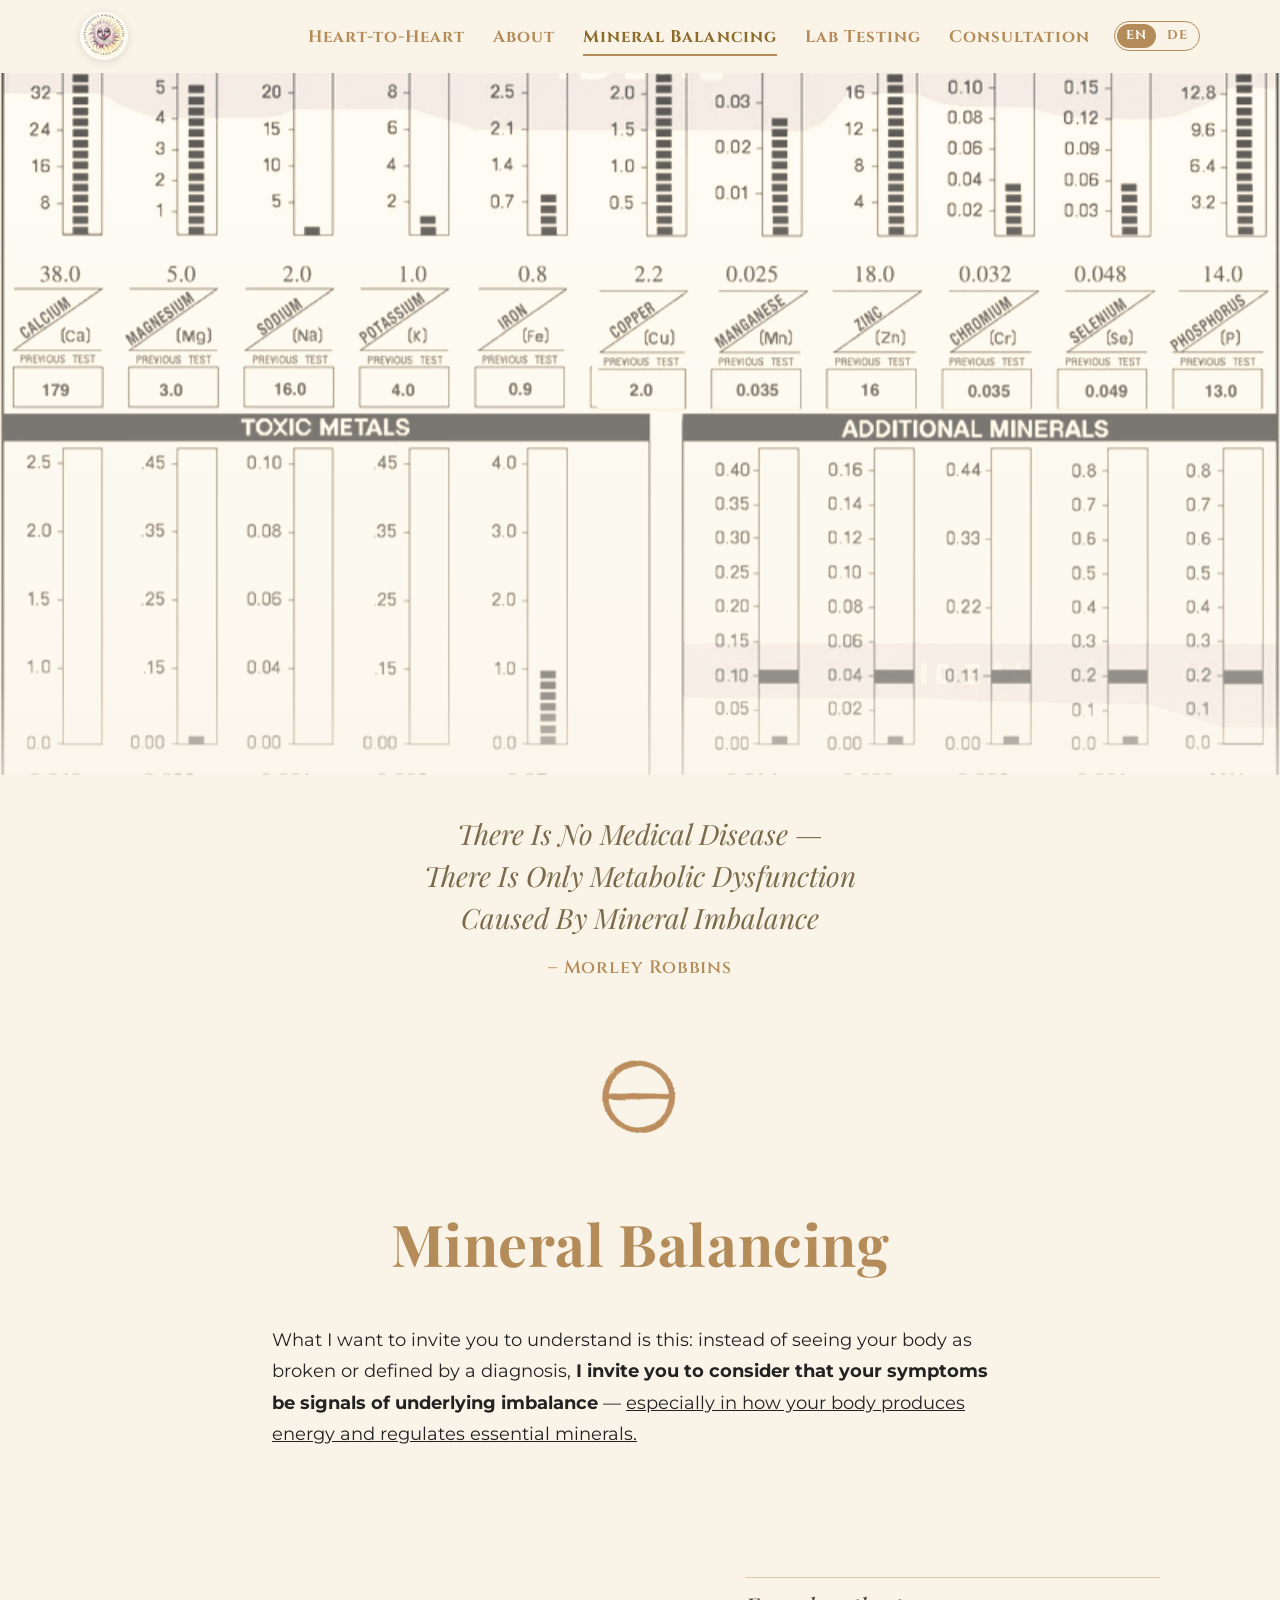
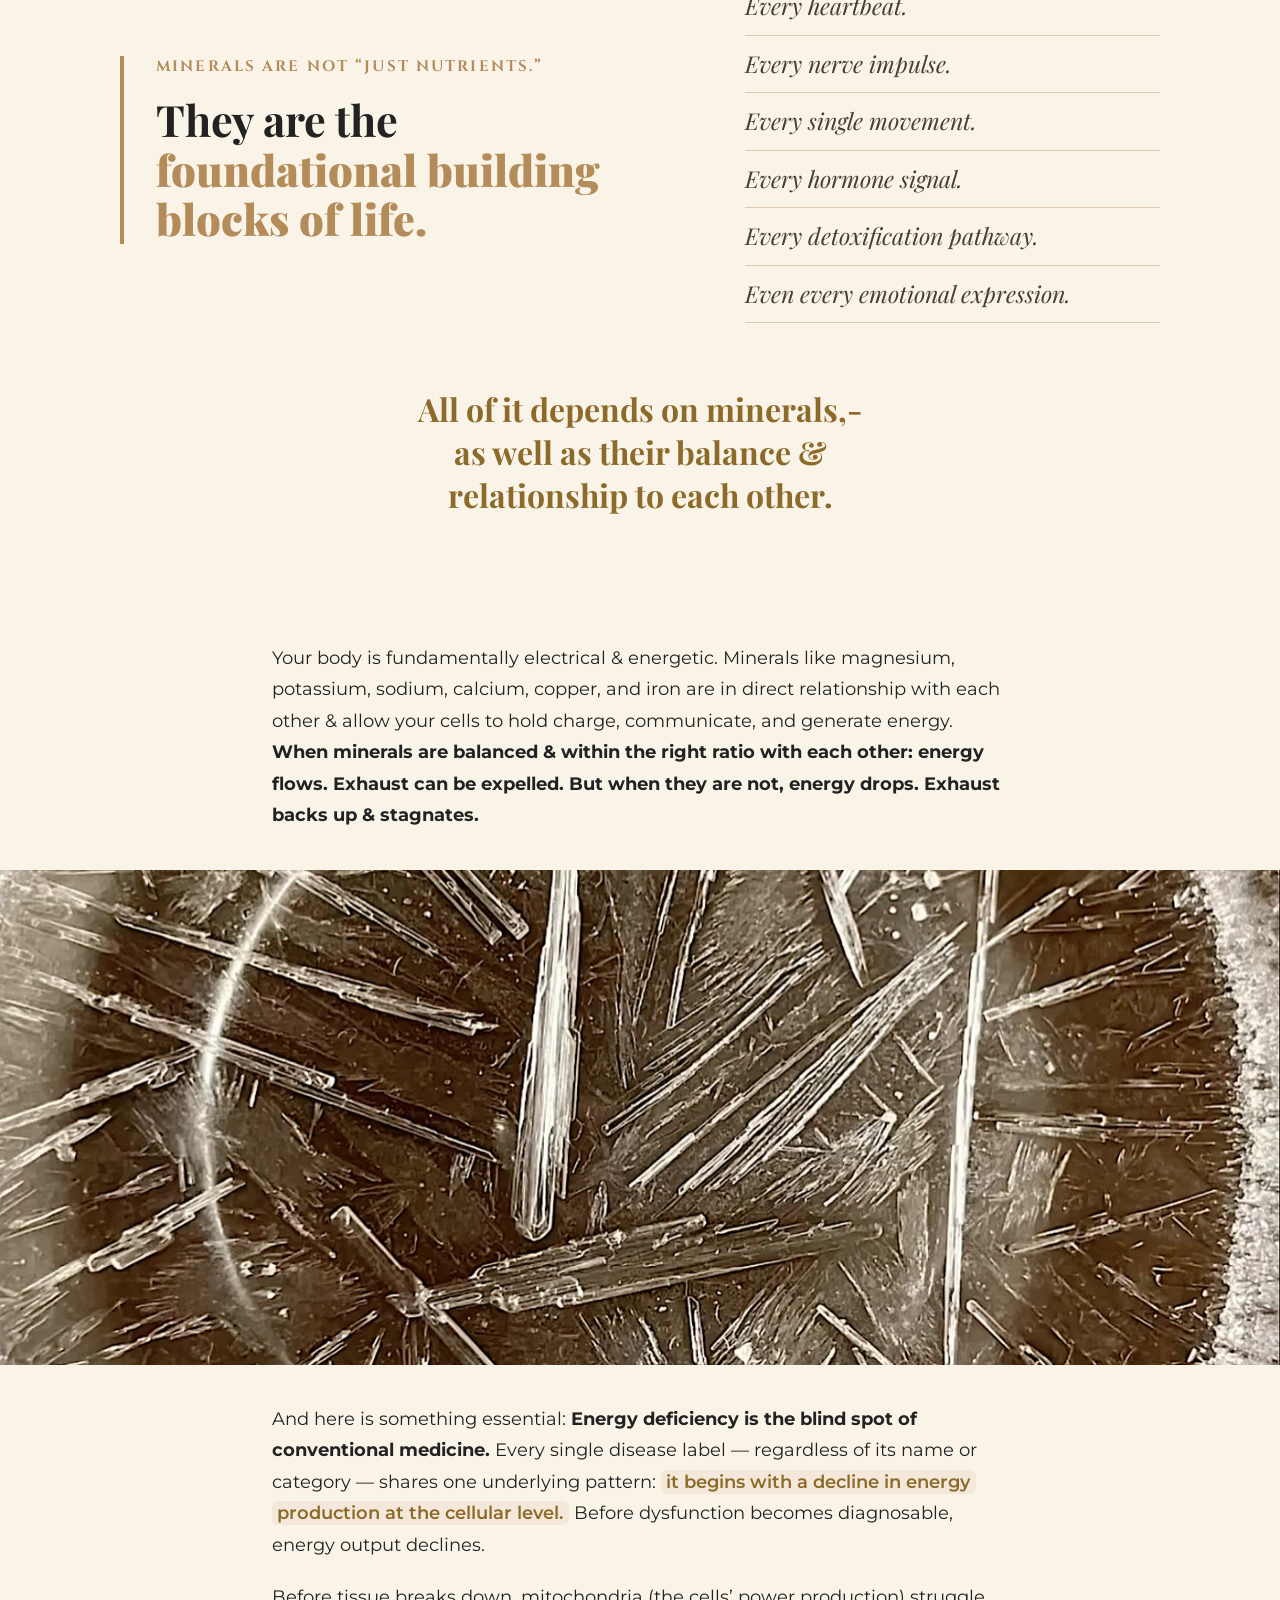
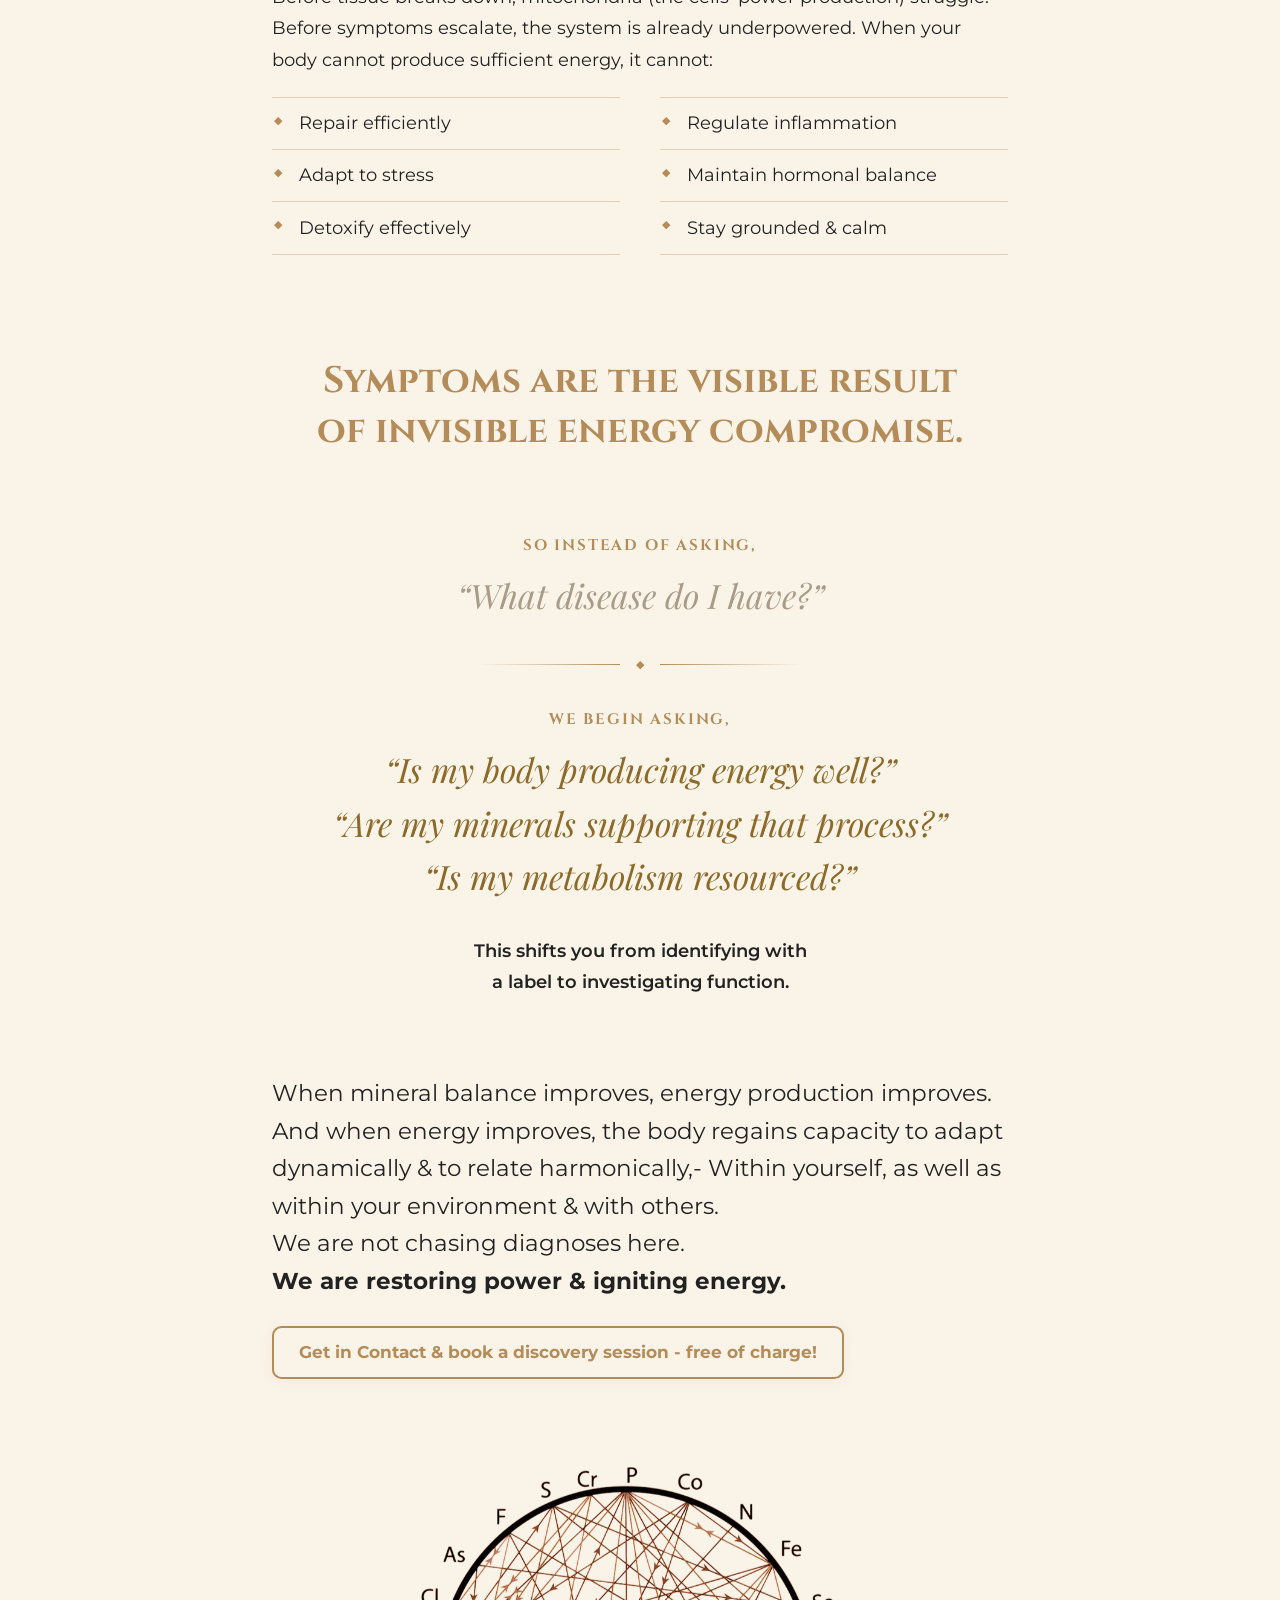
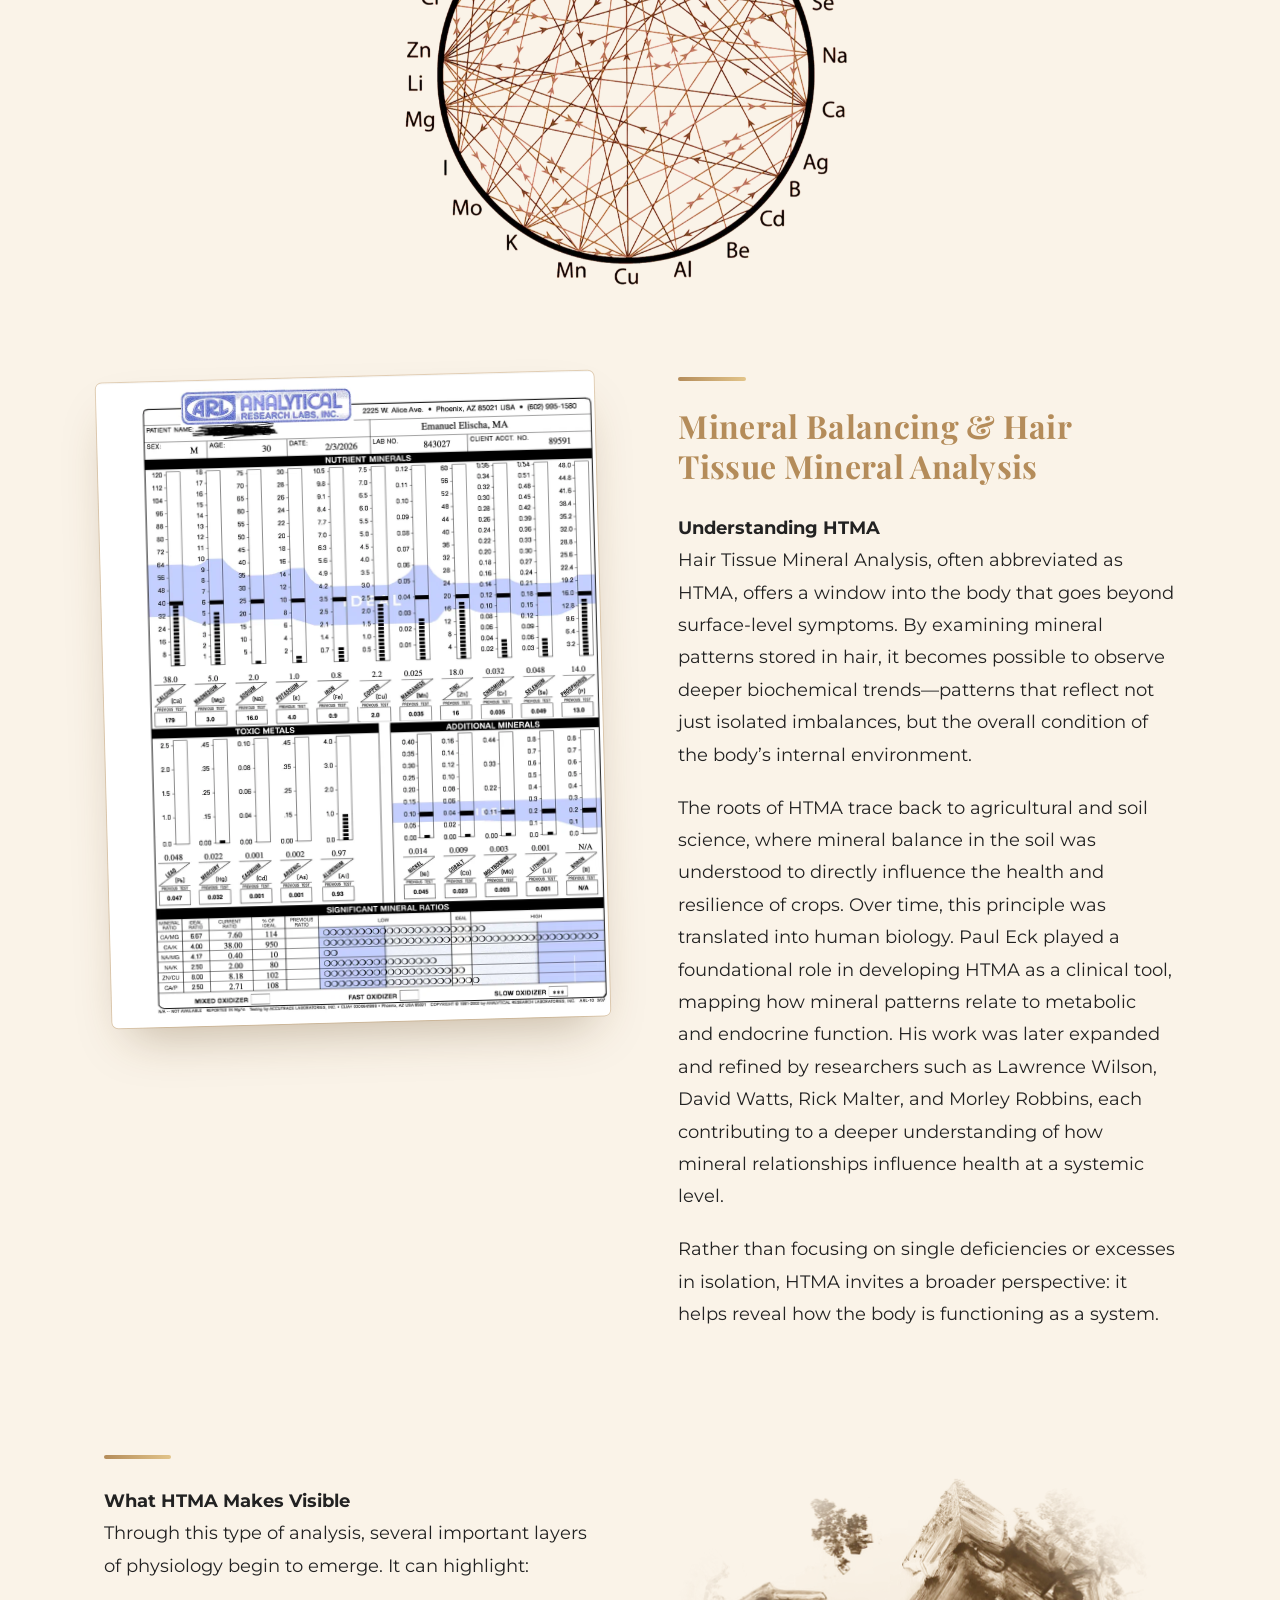
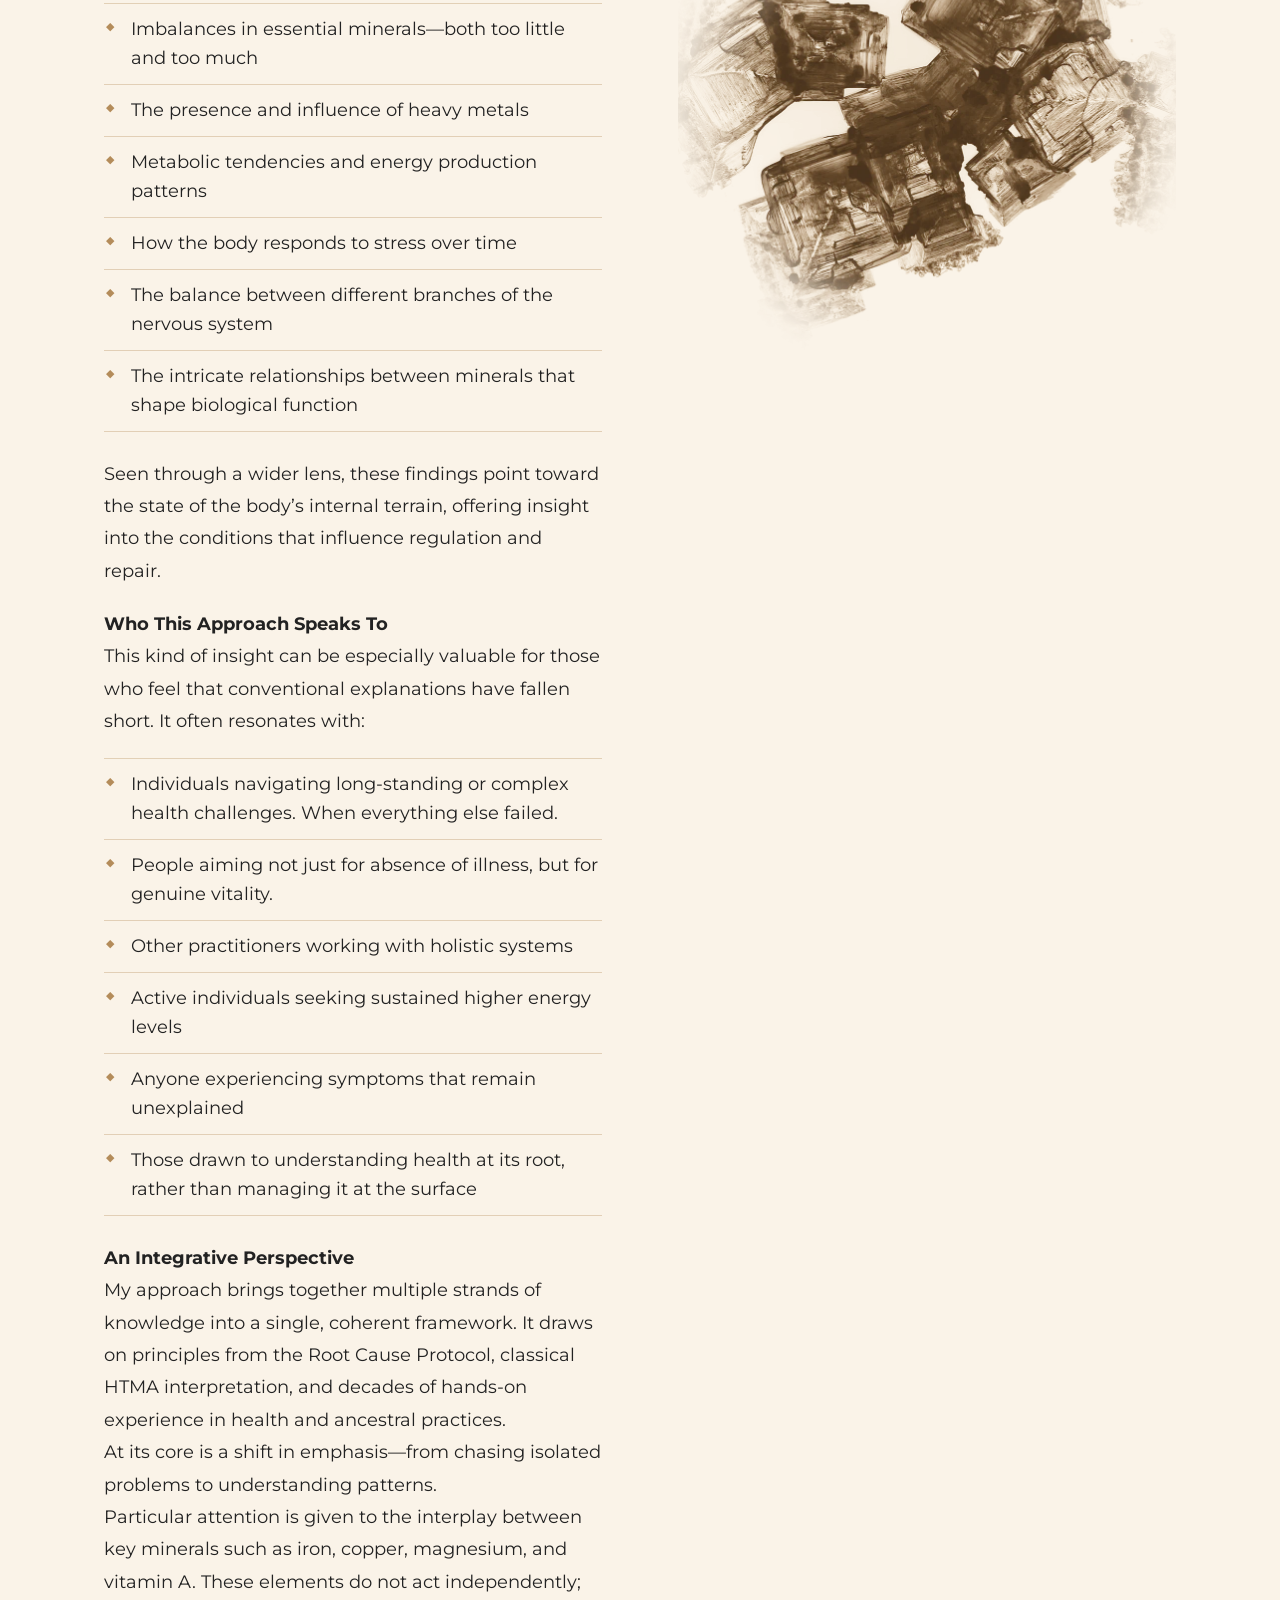
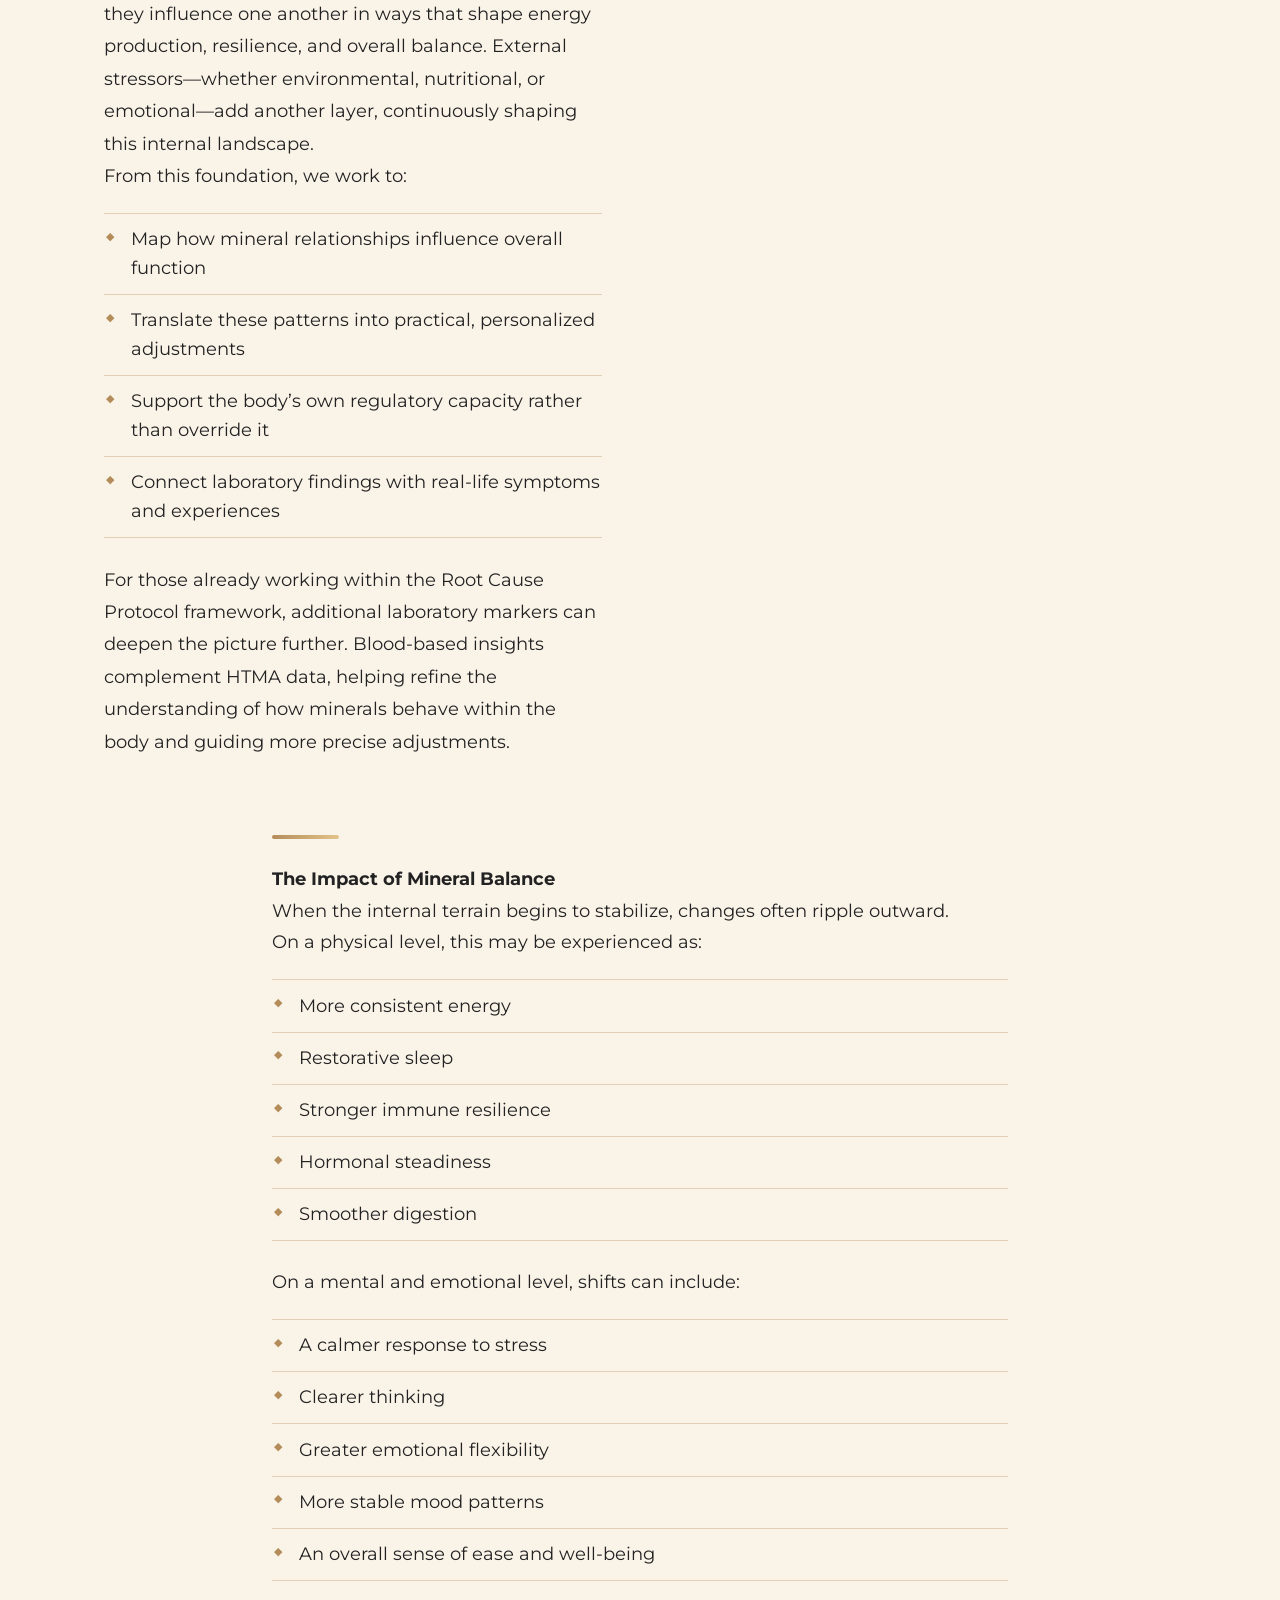
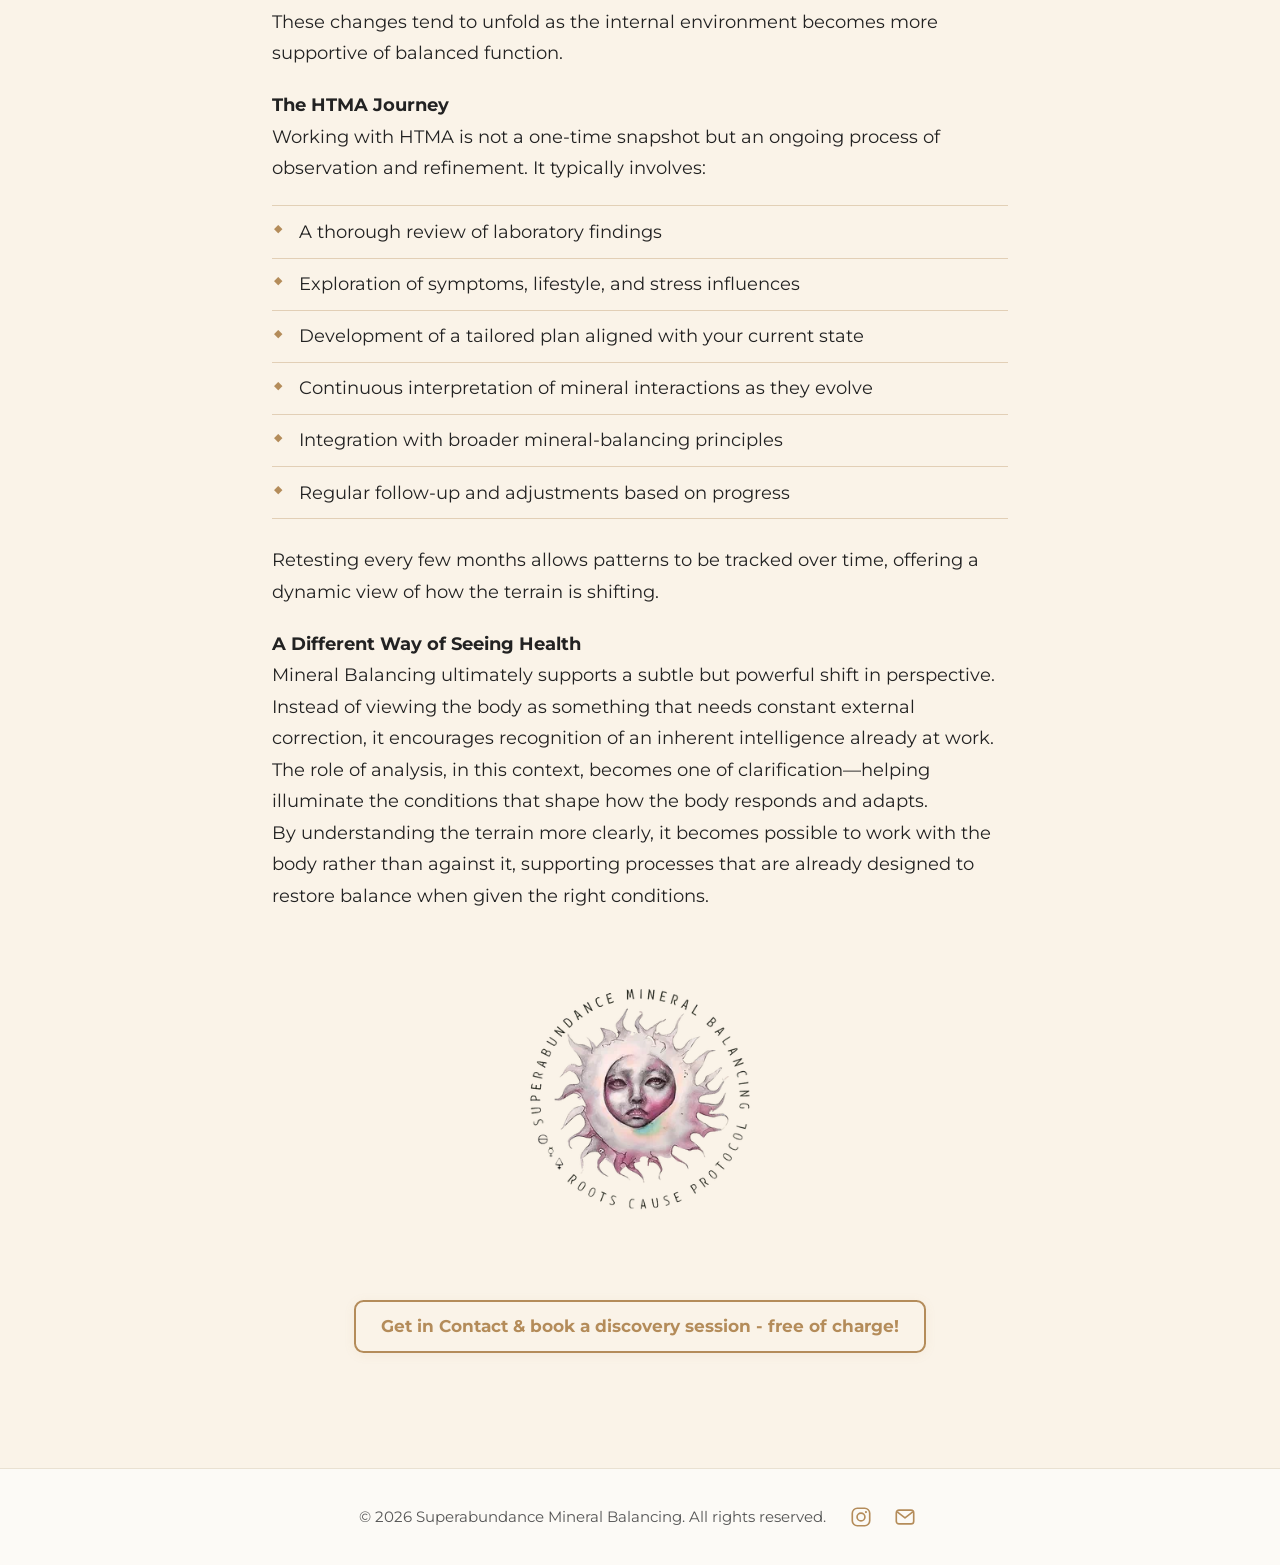
<file: mineral-balancing.html>
<!doctype html><html lang=en><head><meta charset=utf-8><script>document.documentElement.classList.add("js")</script><meta name=viewport content="width=device-width,initial-scale=1"><title>Mineral Balancing</title><meta property="og:title" content="Mineral Balancing"><meta property="og:type" content="website"><meta property="og:url" content="https://www.mineralbalance.art/mineral-balancing.html"><link rel=canonical href=https://www.mineralbalance.art/mineral-balancing.html><link rel=alternate hreflang=en href=https://www.mineralbalance.art/mineral-balancing.html><link rel=alternate hreflang=de-CH href=https://www.mineralbalance.art/de/mineral-balancing.html><link rel=alternate hreflang=x-default href=https://www.mineralbalance.art/mineral-balancing.html><meta name=theme-color content="#b48c5a"><meta property="og:image" content="https://www.mineralbalance.art/images/logo_hu_8a85af914919e62c.png"><link rel=icon type=image/png href=/images/logo_hu_637a276c132815b5.png><link rel=apple-touch-icon href=/images/logo_hu_89be83c4764aff79.png><link rel=preload href=/fonts/montserrat-latin-400-normal.woff2 as=font type=font/woff2 crossorigin><link rel=preload href=/fonts/playfair-display-latin-700-normal.woff2 as=font type=font/woff2 crossorigin><link rel=stylesheet href=/css/main.min.39858d8d1285673ff5d1fd6b90bdaa99c4af8a911d3fb89eaf65fcc68fa5e53d.css integrity="sha256-OYWNjRKFZz/10f1rkL2qmcSvipEdP7ier2X8xo+l5T0="></head><body><header class=site-header id=top><div class=site-header__inner><a class=site-header__logo href=/index.html><img src=/images/logo_hu_9837715780689962.webp srcset="/images/logo_hu_80799348069d37bd.webp 96w, /images/logo_hu_9837715780689962.webp 192w" sizes=48px width=192 height=192 alt="Superabundance Mineral Balancing Logo" loading=eager decoding=async>
</a><button class=menu-toggle type=button aria-controls=site-nav aria-expanded=false aria-label=Menu>
<span></span><span></span><span></span></button><nav class=site-nav id=site-nav><ul><li><a href=/heart-to-heart.html>Heart-to-Heart</a></li><li><a href=/index.html>About</a></li><li><a href=/mineral-balancing.html aria-current=page>Mineral Balancing</a></li><li><a href=/lab-testing.html>Lab Testing</a></li><li><a href=/consultation.html>Consultation</a></li></ul></nav><nav class=lang-switch aria-label=Language><span class="lang-switch__item is-current" aria-current=true>EN</span>
<a class=lang-switch__item href=/de/mineral-balancing.html hreflang=de-CH lang=de-CH title=Deutsch>DE</a></nav></div></header><main id=main><section data-section=0 class="block banner banner--large banner--warm"><div class=banner__media data-parallax><img src=/images/patient-ii_hu_84f1d7807ec428ac.webp srcset="/images/patient-ii_hu_84f1d7807ec428ac.webp 800w" sizes=100vw width=800 height=986 alt="Patient II" loading=eager decoding=async></div></section><section data-section=1 class="block block--quote"><figure class="container container--narrow quote reveal"><blockquote><p>There Is No Medical Disease —<br>There Is Only Metabolic Dysfunction<br>Caused By Mineral Imbalance</p></blockquote><figcaption>– Morley Robbins</figcaption></figure></section><section data-section=2 class="block block--image"><figure class="figure figure--tiny figure--plain reveal"><img src=/images/salt_hu_ca54fb7d7fd8bff2.webp srcset="/images/salt_hu_d38690c6fa65c725.webp 160w, /images/salt_hu_ca54fb7d7fd8bff2.webp 320w" sizes=160px width=320 height=304 alt=SALT loading=lazy decoding=async></figure></section><section data-section=3 class="block block--text block--plain"><div class="container container--narrow"><div class="prose reveal"><h2 class="heading heading--display">Mineral Balancing</h2><p>What I want to invite you to understand is this: instead of seeing your body as broken or defined by a diagnosis, <strong>I invite you to consider that your symptoms be signals of underlying imbalance</strong> — <u>especially in how your body produces energy and regulates essential minerals.</u></p></div></div></section><section data-section=4 class="block block--highlight"><div class=hl><div class="hl__head reveal"><p class=hl__eyebrow>Minerals are not “just nutrients.”</p><p class=hl__lead>They are the <strong>foundational building blocks of life.</strong></p></div><ul class="hl__list reveal"><li>Every heartbeat.</li><li>Every nerve impulse.</li><li>Every single movement.</li><li>Every hormone signal.</li><li>Every detoxification pathway.</li><li>Even every emotional expression.</li></ul></div><p class="hl__closing reveal">All of it depends on minerals,- as well as their balance & relationship to each other.</p></section><section data-section=5 class="block block--text block--plain"><div class="container container--narrow"><div class="prose reveal"><p>Your body is fundamentally electrical & energetic. Minerals like magnesium, potassium, sodium, calcium, copper, and iron are in direct relationship with each other & allow your cells to hold charge, communicate, and generate energy. <strong>When minerals are balanced & within the right ratio with each other: energy flows. Exhaust can be expelled. But when they are not, energy drops. Exhaust backs up & stagnates.</strong></p></div></div></section><section data-section=6 class="block banner banner--medium"><div class=banner__media data-parallax><img src=/images/saltc_hu_4dfb7e09192add0e.webp srcset="/images/saltc_hu_7af890c86cae10dd.webp 800w, /images/saltc_hu_4dfb7e09192add0e.webp 1400w" sizes=100vw width=1400 height=824 alt="Salt C" loading=lazy decoding=async></div></section><section data-section=7 class="block block--text block--plain lists--lines2"><div class="container container--narrow"><div class="prose reveal"><p>And here is something essential: <strong>Energy deficiency is the blind spot of conventional medicine.</strong> Every single disease label — regardless of its name or category — shares one underlying pattern: <mark>it begins with a decline in energy production at the cellular level.</mark> Before dysfunction becomes diagnosable, energy output declines.</p><p>Before tissue breaks down, mitochondria (the cells’ power production) struggle. Before symptoms escalate, the system is already underpowered. When your body cannot produce sufficient energy, it cannot:</p><ul><li>Repair efficiently</li><li>Regulate inflammation</li><li>Adapt to stress</li><li>Maintain hormonal balance</li><li>Detoxify effectively</li><li>Stay grounded & calm</li></ul></div></div></section><section data-section=8 class="block block--statement"><div class="container container--narrow"><p class="statement reveal">Symptoms are the visible result of invisible energy compromise.</p></div></section><section data-section=9 class="block block--shift"><div class="container container--narrow shift reveal"><p class=shift__label>So instead of asking,</p><p class=shift__old>“What disease do I have?”</p><span class=shift__rule aria-hidden=true><i>◆</i></span><p class=shift__label>We begin asking,</p><p class=shift__new>“Is my body producing energy well?”<br>“Are my minerals supporting that process?”<br>“Is my metabolism resourced?”</p><p class=shift__end>This shifts you from identifying with a label to investigating function.</p></div></section><section data-section=10 class="block block--text block--large"><div class="container container--narrow"><div class="prose prose--large reveal"><p>When mineral balance improves, energy production improves.<br>And when energy improves, the body regains capacity to adapt dynamically & to relate harmonically,- Within yourself, as well as within your environment & with others.<br>We are not chasing diagnoses here.<br><strong>We are restoring power & igniting energy.</strong></p><p class=btn-row><a class=btn href=/consultation.html>Get in Contact & book a discovery session - free of charge!</a></p></div></div></section><section data-section=11 class="block block--image"><figure class="figure figure--medium figure--blend reveal"><img src=/images/mbwheel_hu_f3f64fbfe9404a41.webp srcset="/images/mbwheel_hu_ead89ece0adb4ce7.webp 480w, /images/mbwheel_hu_10d517d4f12b588.webp 960w, /images/mbwheel_hu_f3f64fbfe9404a41.webp 1400w" sizes="(max-width: 700px) 90vw, 620px" width=1400 height=1135 alt="Mineral Balancing Wheel" loading=lazy decoding=async></figure></section><section data-section=12 class="block block--split split-look--paper lists--lines"><div class="split split--image-left"><div class="split__media reveal"><img src=/images/patient-htma_hu_49e74cf663c78634.webp srcset="/images/patient-htma_hu_d39f0acb4b1a7b0d.webp 600w, /images/patient-htma_hu_49e74cf663c78634.webp 1000w" sizes="(max-width: 900px) 100vw, 50vw" width=1000 height=1296 alt="Patient HTMA" loading=lazy decoding=async></div><div class=split__body><div class="card card--glow reveal"><h2 class=heading>Mineral Balancing & Hair Tissue Mineral Analysis</h2><div class=prose><p><strong>Understanding HTMA</strong><br>Hair Tissue Mineral Analysis, often abbreviated as HTMA, offers a window into the body that goes beyond surface-level symptoms. By examining mineral patterns stored in hair, it becomes possible to observe deeper biochemical trends—patterns that reflect not just isolated imbalances, but the overall condition of the body’s internal environment.</p><p>The roots of HTMA trace back to agricultural and soil science, where mineral balance in the soil was understood to directly influence the health and resilience of crops. Over time, this principle was translated into human biology. Paul Eck played a foundational role in developing HTMA as a clinical tool, mapping how mineral patterns relate to metabolic and endocrine function. His work was later expanded and refined by researchers such as Lawrence Wilson, David Watts, Rick Malter, and Morley Robbins, each contributing to a deeper understanding of how mineral relationships influence health at a systemic level.</p><p>Rather than focusing on single deficiencies or excesses in isolation, HTMA invites a broader perspective: it helps reveal how the body is functioning as a system.</p></div></div></div></div></section><section data-section=13 class="block block--split split-look--free lists--lines"><div class="split split--image-right"><div class="split__media reveal"><img src=/images/crystal-etching_hu_feaac61f2d1f0c60.webp srcset="/images/crystal-etching_hu_7049bdc76e7cf79d.webp 600w, /images/crystal-etching_hu_feaac61f2d1f0c60.webp 1000w" sizes="(max-width: 900px) 100vw, 50vw" width=1000 height=1003 alt=crystal loading=lazy decoding=async></div><div class=split__body><div class="card card--glow reveal"><div class=prose><p><strong>What HTMA Makes Visible</strong><br>Through this type of analysis, several important layers of physiology begin to emerge. It can highlight:</p><ul><li>Imbalances in essential minerals—both too little and too much</li><li>The presence and influence of heavy metals</li><li>Metabolic tendencies and energy production patterns</li><li>How the body responds to stress over time</li><li>The balance between different branches of the nervous system</li><li>The intricate relationships between minerals that shape biological function</li></ul><p>Seen through a wider lens, these findings point toward the state of the body’s internal terrain, offering insight into the conditions that influence regulation and repair.</p><p><strong>Who This Approach Speaks To</strong><br>This kind of insight can be especially valuable for those who feel that conventional explanations have fallen short. It often resonates with:</p><ul><li>Individuals navigating long-standing or complex health challenges. When everything else failed.</li><li>People aiming not just for absence of illness, but for genuine vitality.</li><li>Other practitioners working with holistic systems</li><li>Active individuals seeking sustained higher energy levels</li><li>Anyone experiencing symptoms that remain unexplained</li><li>Those drawn to understanding health at its root, rather than managing it at the surface</li></ul><p><strong>An Integrative Perspective</strong><br>My approach brings together multiple strands of knowledge into a single, coherent framework. It draws on principles from the Root Cause Protocol, classical HTMA interpretation, and decades of hands-on experience in health and ancestral practices.<br>At its core is a shift in emphasis—from chasing isolated problems to understanding patterns.<br>Particular attention is given to the interplay between key minerals such as iron, copper, magnesium, and vitamin A. These elements do not act independently; they influence one another in ways that shape energy production, resilience, and overall balance. External stressors—whether environmental, nutritional, or emotional—add another layer, continuously shaping this internal landscape.<br>From this foundation, we work to:</p><ul><li>Map how mineral relationships influence overall function</li><li>Translate these patterns into practical, personalized adjustments</li><li>Support the body’s own regulatory capacity rather than override it</li><li>Connect laboratory findings with real-life symptoms and experiences</li></ul><p>For those already working within the Root Cause Protocol framework, additional laboratory markers can deepen the picture further. Blood-based insights complement HTMA data, helping refine the understanding of how minerals behave within the body and guiding more precise adjustments.</p></div></div></div></div></section><section data-section=14 class="block block--text block--open lists--lines"><div class="container container--narrow"><div class="prose reveal"><p><strong>The Impact of Mineral Balance</strong><br>When the internal terrain begins to stabilize, changes often ripple outward.<br>On a physical level, this may be experienced as:</p><ul><li>More consistent energy</li><li>Restorative sleep</li><li>Stronger immune resilience</li><li>Hormonal steadiness</li><li>Smoother digestion</li></ul><p>On a mental and emotional level, shifts can include:</p><ul><li>A calmer response to stress</li><li>Clearer thinking</li><li>Greater emotional flexibility</li><li>More stable mood patterns</li><li>An overall sense of ease and well-being</li></ul><p>These changes tend to unfold as the internal environment becomes more supportive of balanced function.</p><p><strong>The HTMA Journey</strong><br>Working with HTMA is not a one-time snapshot but an ongoing process of observation and refinement. It typically involves:</p><ul><li>A thorough review of laboratory findings</li><li>Exploration of symptoms, lifestyle, and stress influences</li><li>Development of a tailored plan aligned with your current state</li><li>Continuous interpretation of mineral interactions as they evolve</li><li>Integration with broader mineral-balancing principles</li><li>Regular follow-up and adjustments based on progress</li></ul><p>Retesting every few months allows patterns to be tracked over time, offering a dynamic view of how the terrain is shifting.</p><p><strong>A Different Way of Seeing Health</strong><br>Mineral Balancing ultimately supports a subtle but powerful shift in perspective. Instead of viewing the body as something that needs constant external correction, it encourages recognition of an inherent intelligence already at work.<br>The role of analysis, in this context, becomes one of clarification—helping illuminate the conditions that shape how the body responds and adapts.<br>By understanding the terrain more clearly, it becomes possible to work with the body rather than against it, supporting processes that are already designed to restore balance when given the right conditions.</p></div></div></section><section data-section=15 class="block block--image"><figure class="figure figure--small figure--plain reveal"><img src=/images/logo-ii_hu_7875439be4653ef0.webp srcset="/images/logo-ii_hu_227b3dd189f3ef2d.webp 320w, /images/logo-ii_hu_7875439be4653ef0.webp 640w" sizes="(max-width: 600px) 70vw, 320px" width=640 height=640 alt=logoII loading=lazy decoding=async></figure></section><section data-section=16 class="block block--text block--center"><div class="container container--narrow"><div class="prose reveal"><p class=btn-row><a class=btn href=/consultation.html>Get in Contact & book a discovery session - free of charge!</a></p></div></div></section></main><footer class=site-footer><div class=site-footer__inner><p class=site-footer__text>© 2026 Superabundance Mineral Balancing. All rights reserved.</p><div class=site-footer__icons><a href=https://www.instagram.com/emanuelelischa/ target=_blank rel=noopener aria-label=Instagram><svg width="22" height="22" viewBox="0 0 24 24" aria-hidden="true"><rect x="2.5" y="2.5" width="19" height="19" rx="5.5" fill="none" stroke="currentColor" stroke-width="1.8"/><circle cx="12" cy="12" r="4.3" fill="none" stroke="currentColor" stroke-width="1.8"/><circle cx="17.4" cy="6.6" r="1.2" fill="currentColor"/></svg>
</a><a href=mailto:emanuel@mineralbalance.art aria-label=Email><svg width="22" height="22" viewBox="0 0 24 24" aria-hidden="true"><rect x="2.5" y="4.5" width="19" height="15" rx="3" fill="none" stroke="currentColor" stroke-width="1.8"/><path d="M3.5 6.5 12 13l8.5-6.5" fill="none" stroke="currentColor" stroke-width="1.8" stroke-linejoin="round"/></svg></a></div></div><a class=to-top href=#top aria-label="Scroll to top">↑</a></footer><script src=/js/main.987cfcec57d0215bebe209da6a5c9936d08b7de90ad11b06273c694cc451108a.js integrity="sha256-mHz87FfQIVvr4gnaalyZNtCLfekK0RsGJzxpTMRREIo=" defer></script></body></html>
</file>
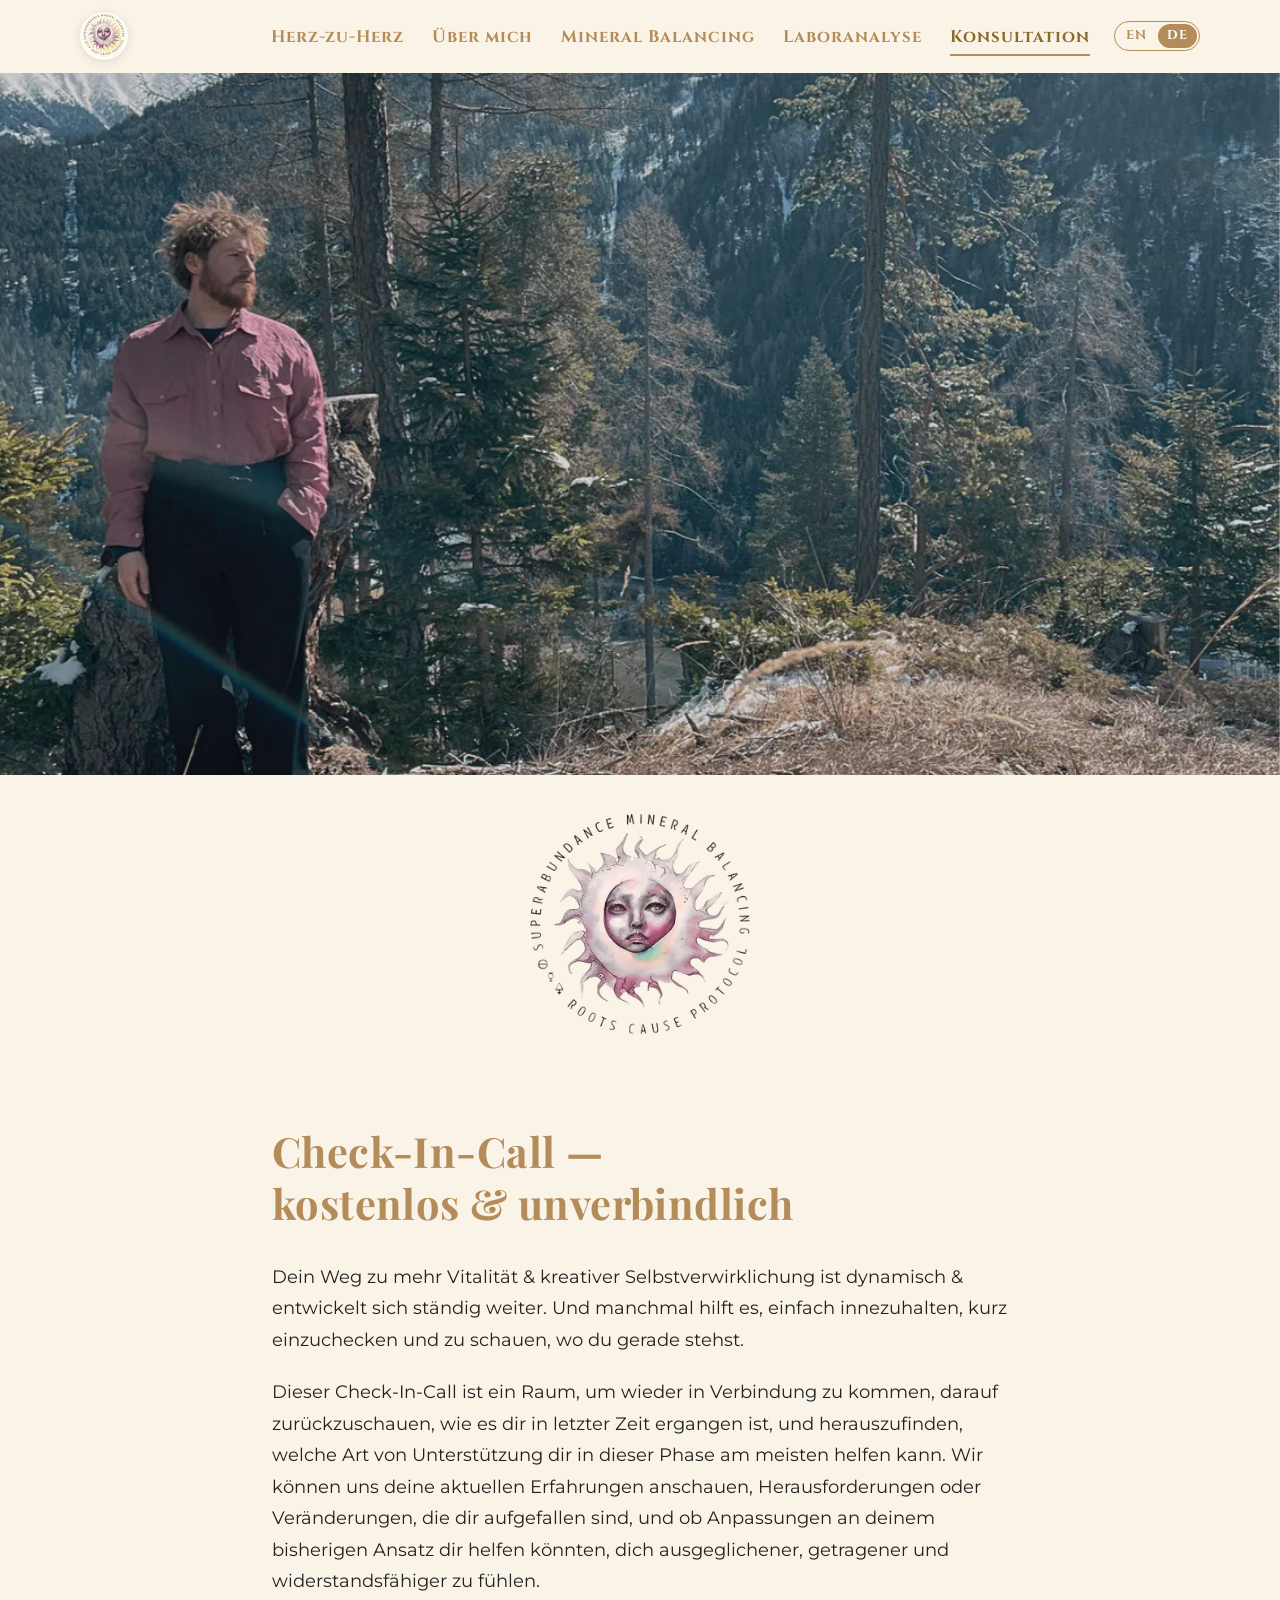
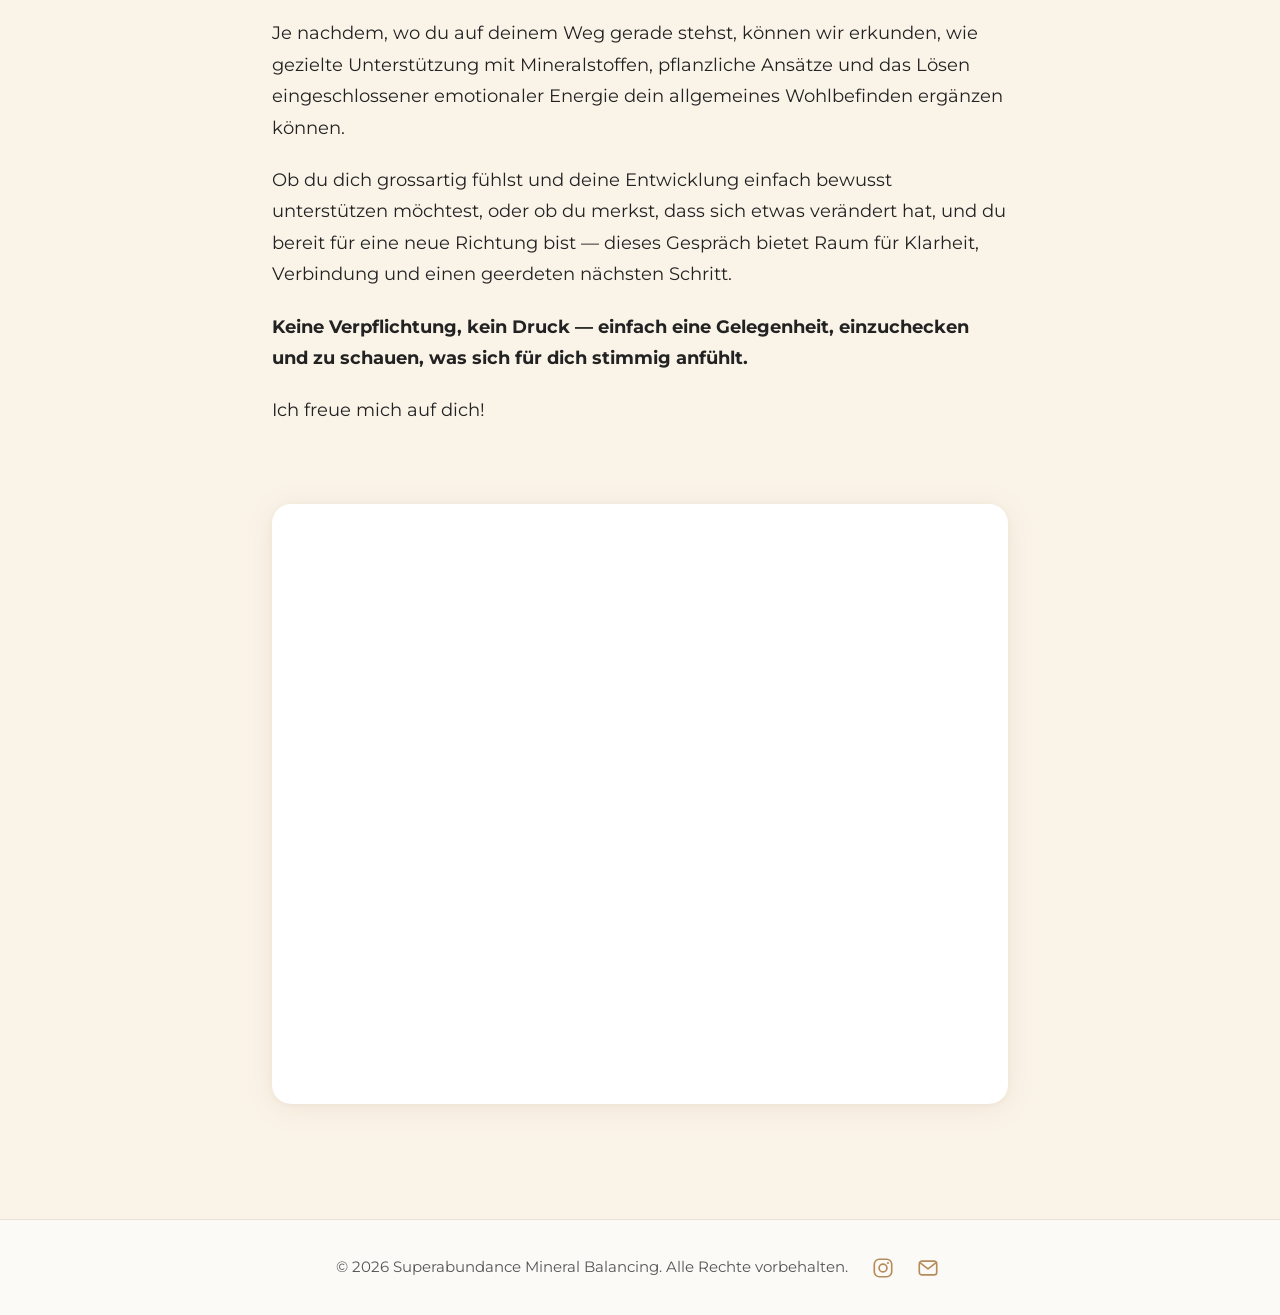
<file: de/consultation.html>
<!doctype html><html lang=de-CH><head><meta charset=utf-8><script>document.documentElement.classList.add("js")</script><meta name=viewport content="width=device-width,initial-scale=1"><title>Konsultation</title><meta property="og:title" content="Konsultation"><meta property="og:type" content="website"><meta property="og:url" content="https://www.mineralbalance.art/de/consultation.html"><link rel=canonical href=https://www.mineralbalance.art/de/consultation.html><link rel=alternate hreflang=en href=https://www.mineralbalance.art/consultation.html><link rel=alternate hreflang=de-CH href=https://www.mineralbalance.art/de/consultation.html><link rel=alternate hreflang=x-default href=https://www.mineralbalance.art/consultation.html><meta name=theme-color content="#b48c5a"><meta property="og:image" content="https://www.mineralbalance.art/images/logo_hu_8a85af914919e62c.png"><link rel=icon type=image/png href=/images/logo_hu_637a276c132815b5.png><link rel=apple-touch-icon href=/images/logo_hu_89be83c4764aff79.png><link rel=preload href=/fonts/montserrat-latin-400-normal.woff2 as=font type=font/woff2 crossorigin><link rel=preload href=/fonts/playfair-display-latin-700-normal.woff2 as=font type=font/woff2 crossorigin><link rel=stylesheet href=/css/main.min.39858d8d1285673ff5d1fd6b90bdaa99c4af8a911d3fb89eaf65fcc68fa5e53d.css integrity="sha256-OYWNjRKFZz/10f1rkL2qmcSvipEdP7ier2X8xo+l5T0="></head><body><header class=site-header id=top><div class=site-header__inner><a class=site-header__logo href=/de/index.html><img src=/images/logo_hu_9837715780689962.webp srcset="/images/logo_hu_80799348069d37bd.webp 96w, /images/logo_hu_9837715780689962.webp 192w" sizes=48px width=192 height=192 alt="Superabundance Mineral Balancing Logo" loading=eager decoding=async>
</a><button class=menu-toggle type=button aria-controls=site-nav aria-expanded=false aria-label=Menü>
<span></span><span></span><span></span></button><nav class=site-nav id=site-nav><ul><li><a href=/de/heart-to-heart.html>Herz-zu-Herz</a></li><li><a href=/de/index.html>Über mich</a></li><li><a href=/de/mineral-balancing.html>Mineral Balancing</a></li><li><a href=/de/lab-testing.html>Laboranalyse</a></li><li><a href=/de/consultation.html aria-current=page>Konsultation</a></li></ul></nav><nav class=lang-switch aria-label=Sprache><a class=lang-switch__item href=/consultation.html hreflang=en lang=en title=English>EN</a>
<span class="lang-switch__item is-current" aria-current=true>DE</span></nav></div></header><main id=main><section data-section=0 class="block banner banner--large"><div class=banner__media data-parallax><img src=/images/shamanuel-ii_hu_68200c88212882eb.webp srcset="/images/shamanuel-ii_hu_32777917bc3d36d7.webp 800w, /images/shamanuel-ii_hu_7428b0e058c66470.webp 1400w, /images/shamanuel-ii_hu_68200c88212882eb.webp 2200w" sizes=100vw width=2200 height=1208 alt=Shamanuel loading=eager decoding=async></div></section><section data-section=1 class="block block--image"><figure class="figure figure--small figure--plain reveal"><img src=/images/logo-ii_hu_7875439be4653ef0.webp srcset="/images/logo-ii_hu_227b3dd189f3ef2d.webp 320w, /images/logo-ii_hu_7875439be4653ef0.webp 640w" sizes="(max-width: 600px) 70vw, 320px" width=640 height=640 alt="Logo II" loading=lazy decoding=async></figure></section><section data-section=2 class="block block--text block--plain"><div class="container container--narrow"><div class="prose reveal"><h1 class=heading>Check-In-Call — kostenlos & unverbindlich</h1><p>Dein Weg zu mehr Vitalität & kreativer Selbstverwirklichung ist dynamisch & entwickelt sich ständig weiter. Und manchmal hilft es, einfach innezuhalten, kurz einzuchecken und zu schauen, wo du gerade stehst.</p><p>Dieser Check-In-Call ist ein Raum, um wieder in Verbindung zu kommen, darauf zurückzuschauen, wie es dir in letzter Zeit ergangen ist, und herauszufinden, welche Art von Unterstützung dir in dieser Phase am meisten helfen kann. Wir können uns deine aktuellen Erfahrungen anschauen, Herausforderungen oder Veränderungen, die dir aufgefallen sind, und ob Anpassungen an deinem bisherigen Ansatz dir helfen könnten, dich ausgeglichener, getragener und widerstandsfähiger zu fühlen.</p><p>Je nachdem, wo du auf deinem Weg gerade stehst, können wir erkunden, wie gezielte Unterstützung mit Mineralstoffen, pflanzliche Ansätze und das Lösen eingeschlossener emotionaler Energie dein allgemeines Wohlbefinden ergänzen können.</p><p>Ob du dich grossartig fühlst und deine Entwicklung einfach bewusst unterstützen möchtest, oder ob du merkst, dass sich etwas verändert hat, und du bereit für eine neue Richtung bist — dieses Gespräch bietet Raum für Klarheit, Verbindung und einen geerdeten nächsten Schritt.</p><p><strong>Keine Verpflichtung, kein Druck — einfach eine Gelegenheit, einzuchecken und zu schauen, was sich für dich stimmig anfühlt.</strong></p><p>Ich freue mich auf dich!</p></div></div></section><section data-section=3 class="block block--calendar"><div class="container container--narrow"><div class=calendar><iframe src="https://calendar.google.com/calendar/appointments/schedules/AcZssZ1PpL7_1fI-6dLRwgkQQdxVlgcUYcK0MTlF5QzHDXr2GptfljDGwf7Yul2yRVTrLDwbJsezEdy3?gv=true" height=600 loading=lazy title=Kalender></iframe></div></div></section></main><footer class=site-footer><div class=site-footer__inner><p class=site-footer__text>© 2026 Superabundance Mineral Balancing. Alle Rechte vorbehalten.</p><div class=site-footer__icons><a href=https://www.instagram.com/emanuelelischa/ target=_blank rel=noopener aria-label=Instagram><svg width="22" height="22" viewBox="0 0 24 24" aria-hidden="true"><rect x="2.5" y="2.5" width="19" height="19" rx="5.5" fill="none" stroke="currentColor" stroke-width="1.8"/><circle cx="12" cy="12" r="4.3" fill="none" stroke="currentColor" stroke-width="1.8"/><circle cx="17.4" cy="6.6" r="1.2" fill="currentColor"/></svg>
</a><a href=mailto:emanuel@mineralbalance.art aria-label=E-Mail><svg width="22" height="22" viewBox="0 0 24 24" aria-hidden="true"><rect x="2.5" y="4.5" width="19" height="15" rx="3" fill="none" stroke="currentColor" stroke-width="1.8"/><path d="M3.5 6.5 12 13l8.5-6.5" fill="none" stroke="currentColor" stroke-width="1.8" stroke-linejoin="round"/></svg></a></div></div><a class=to-top href=#top aria-label="Nach oben">↑</a></footer><script src=/js/main.987cfcec57d0215bebe209da6a5c9936d08b7de90ad11b06273c694cc451108a.js integrity="sha256-mHz87FfQIVvr4gnaalyZNtCLfekK0RsGJzxpTMRREIo=" defer></script></body></html>
</file>
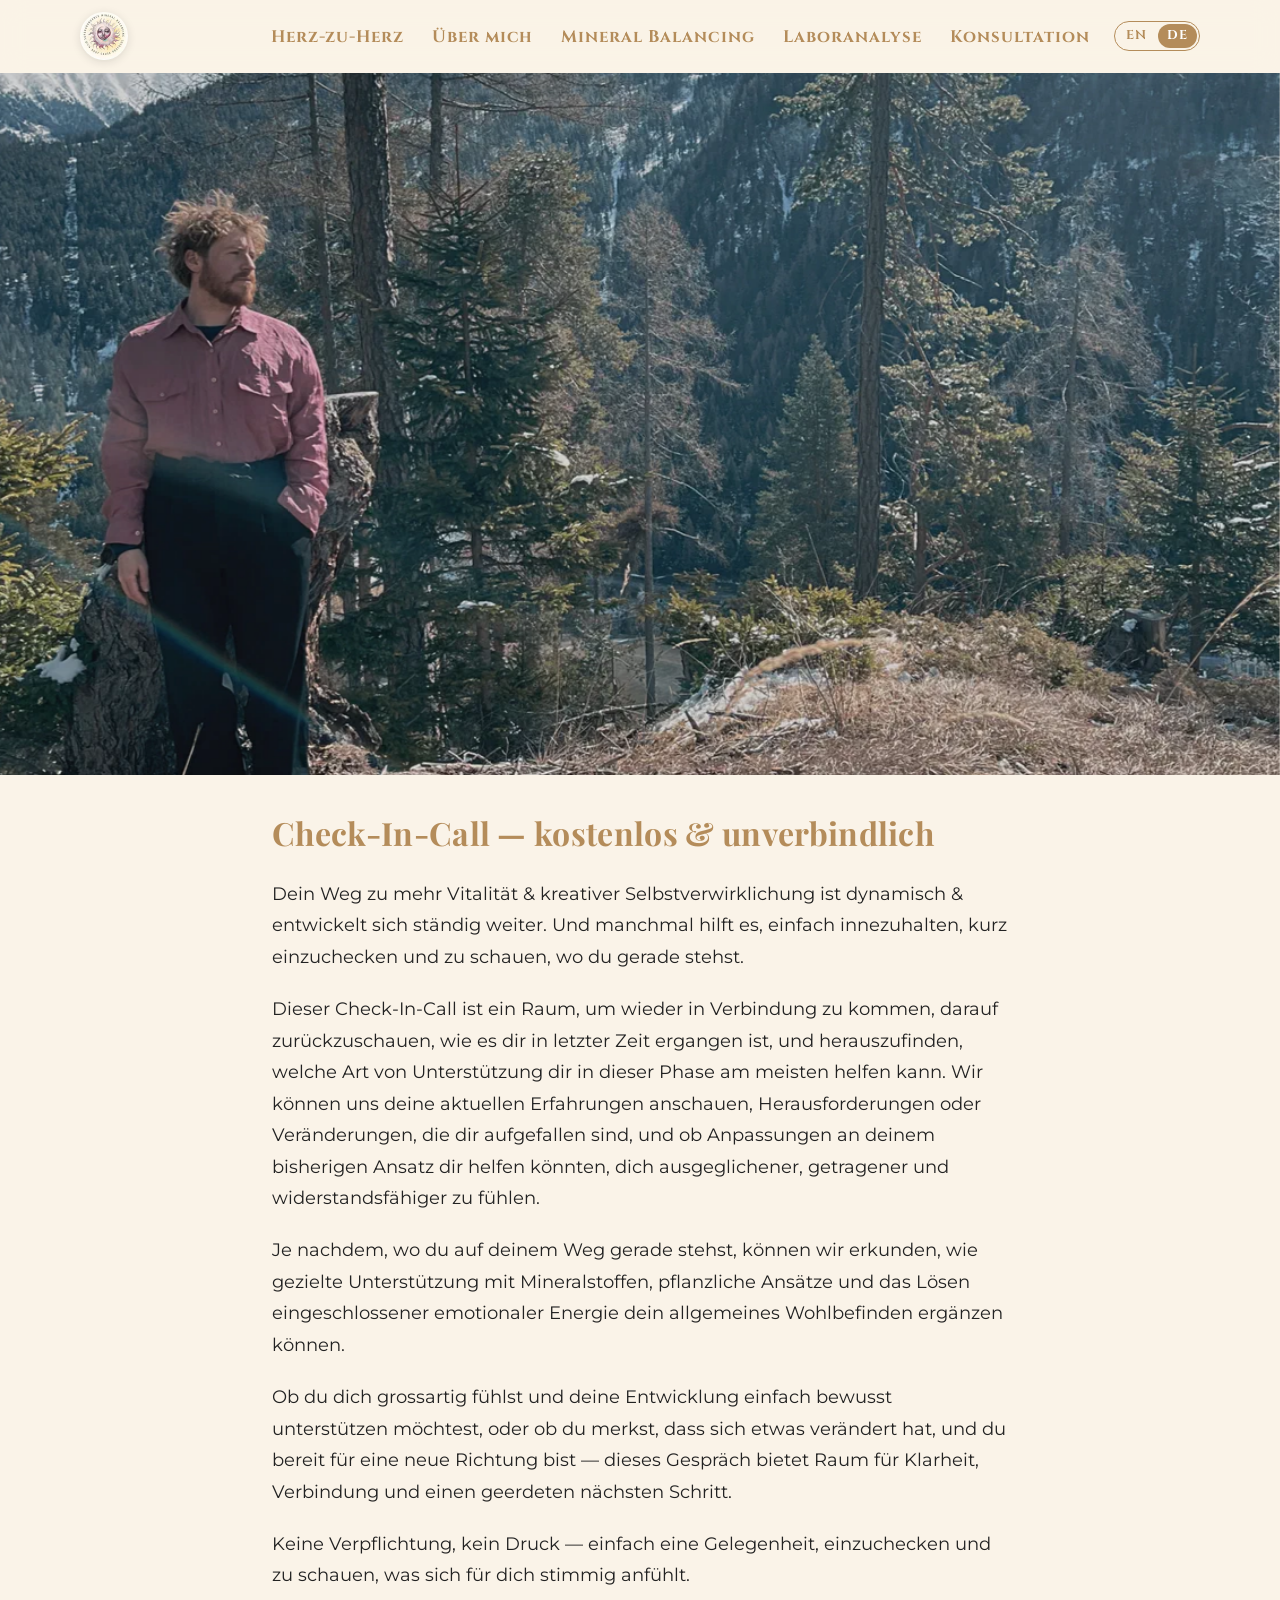
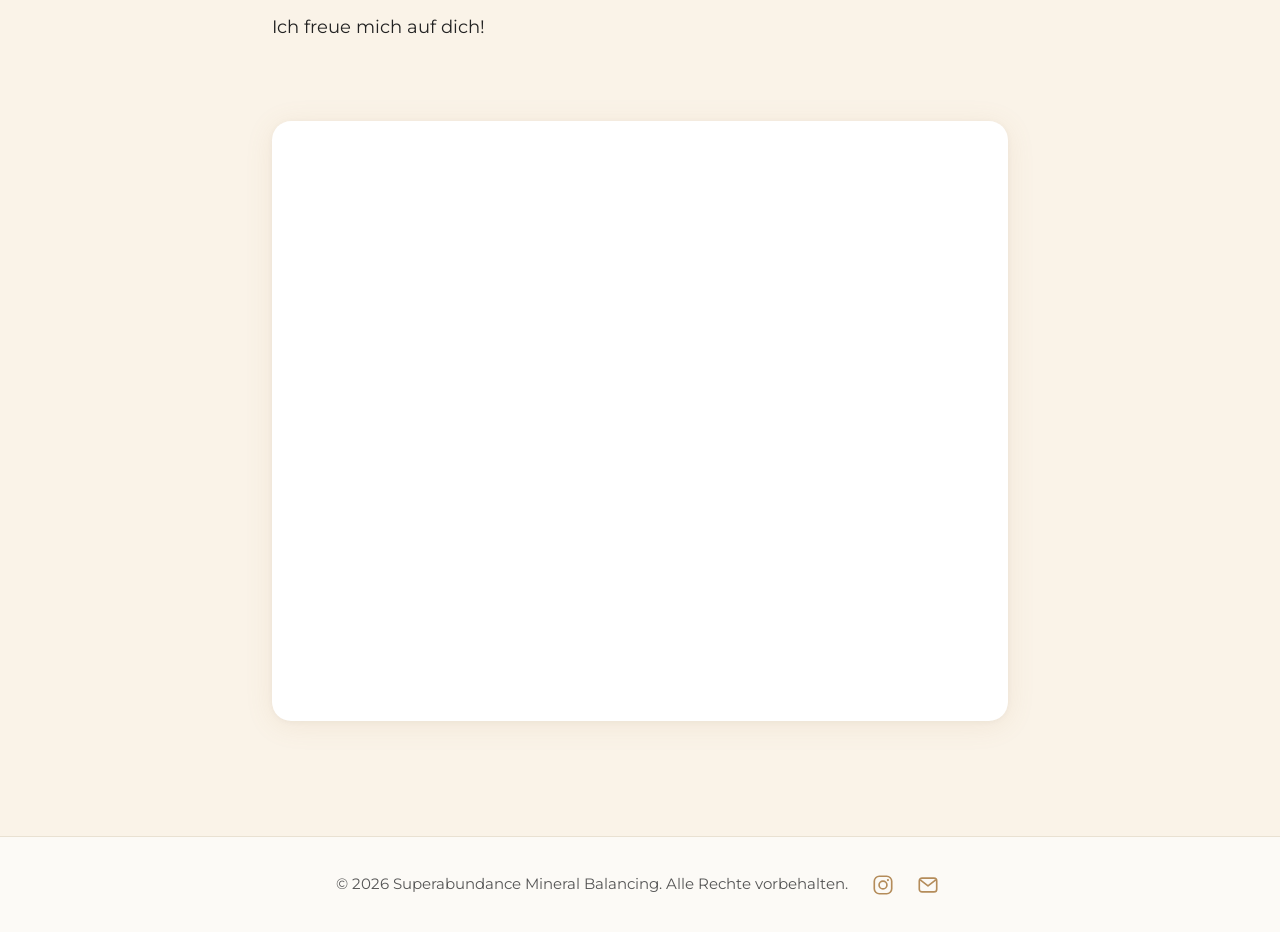
<file: de/contact.html>
<!doctype html><html lang=de-CH><head><meta charset=utf-8><script>document.documentElement.classList.add("js")</script><meta name=viewport content="width=device-width,initial-scale=1"><title>Contact – Superabundance Mineral Balancing</title><meta property="og:title" content="Contact – Superabundance Mineral Balancing"><meta property="og:type" content="website"><meta property="og:url" content="https://www.mineralbalance.art/de/contact.html"><link rel=canonical href=https://www.mineralbalance.art/de/contact.html><link rel=alternate hreflang=en href=https://www.mineralbalance.art/contact.html><link rel=alternate hreflang=de-CH href=https://www.mineralbalance.art/de/contact.html><link rel=alternate hreflang=x-default href=https://www.mineralbalance.art/contact.html><meta name=theme-color content="#b48c5a"><meta property="og:image" content="https://www.mineralbalance.art/images/logo_hu_8a85af914919e62c.png"><link rel=icon type=image/png href=/images/logo_hu_637a276c132815b5.png><link rel=apple-touch-icon href=/images/logo_hu_89be83c4764aff79.png><link rel=preload href=/fonts/montserrat-latin-400-normal.woff2 as=font type=font/woff2 crossorigin><link rel=preload href=/fonts/playfair-display-latin-700-normal.woff2 as=font type=font/woff2 crossorigin><link rel=stylesheet href=/css/main.min.39858d8d1285673ff5d1fd6b90bdaa99c4af8a911d3fb89eaf65fcc68fa5e53d.css integrity="sha256-OYWNjRKFZz/10f1rkL2qmcSvipEdP7ier2X8xo+l5T0="></head><body><header class=site-header id=top><div class=site-header__inner><a class=site-header__logo href=/de/index.html><img src=/images/logo_hu_9837715780689962.webp srcset="/images/logo_hu_80799348069d37bd.webp 96w, /images/logo_hu_9837715780689962.webp 192w" sizes=48px width=192 height=192 alt="Superabundance Mineral Balancing Logo" loading=eager decoding=async>
</a><button class=menu-toggle type=button aria-controls=site-nav aria-expanded=false aria-label=Menü>
<span></span><span></span><span></span></button><nav class=site-nav id=site-nav><ul><li><a href=/de/heart-to-heart.html>Herz-zu-Herz</a></li><li><a href=/de/index.html>Über mich</a></li><li><a href=/de/mineral-balancing.html>Mineral Balancing</a></li><li><a href=/de/lab-testing.html>Laboranalyse</a></li><li><a href=/de/consultation.html>Konsultation</a></li></ul></nav><nav class=lang-switch aria-label=Sprache><a class=lang-switch__item href=/contact.html hreflang=en lang=en title=English>EN</a>
<span class="lang-switch__item is-current" aria-current=true>DE</span></nav></div></header><main id=main><section data-section=0 class="block banner banner--large"><div class=banner__media><img src=/images/shamanuel-ii_hu_68200c88212882eb.webp srcset="/images/shamanuel-ii_hu_32777917bc3d36d7.webp 800w, /images/shamanuel-ii_hu_7428b0e058c66470.webp 1400w, /images/shamanuel-ii_hu_68200c88212882eb.webp 2200w" sizes=100vw width=2200 height=1208 alt=Shamanuel loading=eager decoding=async></div></section><section data-section=1 class="block block--text block--plain"><div class="container container--narrow"><div class="prose reveal"><h2 class=heading>Check-In-Call — kostenlos & unverbindlich</h2><p>Dein Weg zu mehr Vitalität & kreativer Selbstverwirklichung ist dynamisch & entwickelt sich ständig weiter. Und manchmal hilft es, einfach innezuhalten, kurz einzuchecken und zu schauen, wo du gerade stehst.</p><p>Dieser Check-In-Call ist ein Raum, um wieder in Verbindung zu kommen, darauf zurückzuschauen, wie es dir in letzter Zeit ergangen ist, und herauszufinden, welche Art von Unterstützung dir in dieser Phase am meisten helfen kann. Wir können uns deine aktuellen Erfahrungen anschauen, Herausforderungen oder Veränderungen, die dir aufgefallen sind, und ob Anpassungen an deinem bisherigen Ansatz dir helfen könnten, dich ausgeglichener, getragener und widerstandsfähiger zu fühlen.</p><p>Je nachdem, wo du auf deinem Weg gerade stehst, können wir erkunden, wie gezielte Unterstützung mit Mineralstoffen, pflanzliche Ansätze und das Lösen eingeschlossener emotionaler Energie dein allgemeines Wohlbefinden ergänzen können.</p><p>Ob du dich grossartig fühlst und deine Entwicklung einfach bewusst unterstützen möchtest, oder ob du merkst, dass sich etwas verändert hat, und du bereit für eine neue Richtung bist — dieses Gespräch bietet Raum für Klarheit, Verbindung und einen geerdeten nächsten Schritt.</p><p>Keine Verpflichtung, kein Druck — einfach eine Gelegenheit, einzuchecken und zu schauen, was sich für dich stimmig anfühlt.</p><p>Ich freue mich auf dich!</p></div></div></section><section data-section=2 class="block block--calendar"><div class="container container--narrow"><div class=calendar><iframe src="https://calendar.google.com/calendar/appointments/schedules/AcZssZ1PpL7_1fI-6dLRwgkQQdxVlgcUYcK0MTlF5QzHDXr2GptfljDGwf7Yul2yRVTrLDwbJsezEdy3?gv=true" height=600 loading=lazy title=Kalender></iframe></div></div></section></main><footer class=site-footer><div class=site-footer__inner><p class=site-footer__text>© 2026 Superabundance Mineral Balancing. Alle Rechte vorbehalten.</p><div class=site-footer__icons><a href=https://www.instagram.com/emanuelelischa/ target=_blank rel=noopener aria-label=Instagram><svg width="22" height="22" viewBox="0 0 24 24" aria-hidden="true"><rect x="2.5" y="2.5" width="19" height="19" rx="5.5" fill="none" stroke="currentColor" stroke-width="1.8"/><circle cx="12" cy="12" r="4.3" fill="none" stroke="currentColor" stroke-width="1.8"/><circle cx="17.4" cy="6.6" r="1.2" fill="currentColor"/></svg>
</a><a href=mailto:emanuel@mineralbalance.art aria-label=E-Mail><svg width="22" height="22" viewBox="0 0 24 24" aria-hidden="true"><rect x="2.5" y="4.5" width="19" height="15" rx="3" fill="none" stroke="currentColor" stroke-width="1.8"/><path d="M3.5 6.5 12 13l8.5-6.5" fill="none" stroke="currentColor" stroke-width="1.8" stroke-linejoin="round"/></svg></a></div></div><a class=to-top href=#top aria-label="Nach oben">↑</a></footer><script src=/js/main.987cfcec57d0215bebe209da6a5c9936d08b7de90ad11b06273c694cc451108a.js integrity="sha256-mHz87FfQIVvr4gnaalyZNtCLfekK0RsGJzxpTMRREIo=" defer></script></body></html>
</file>
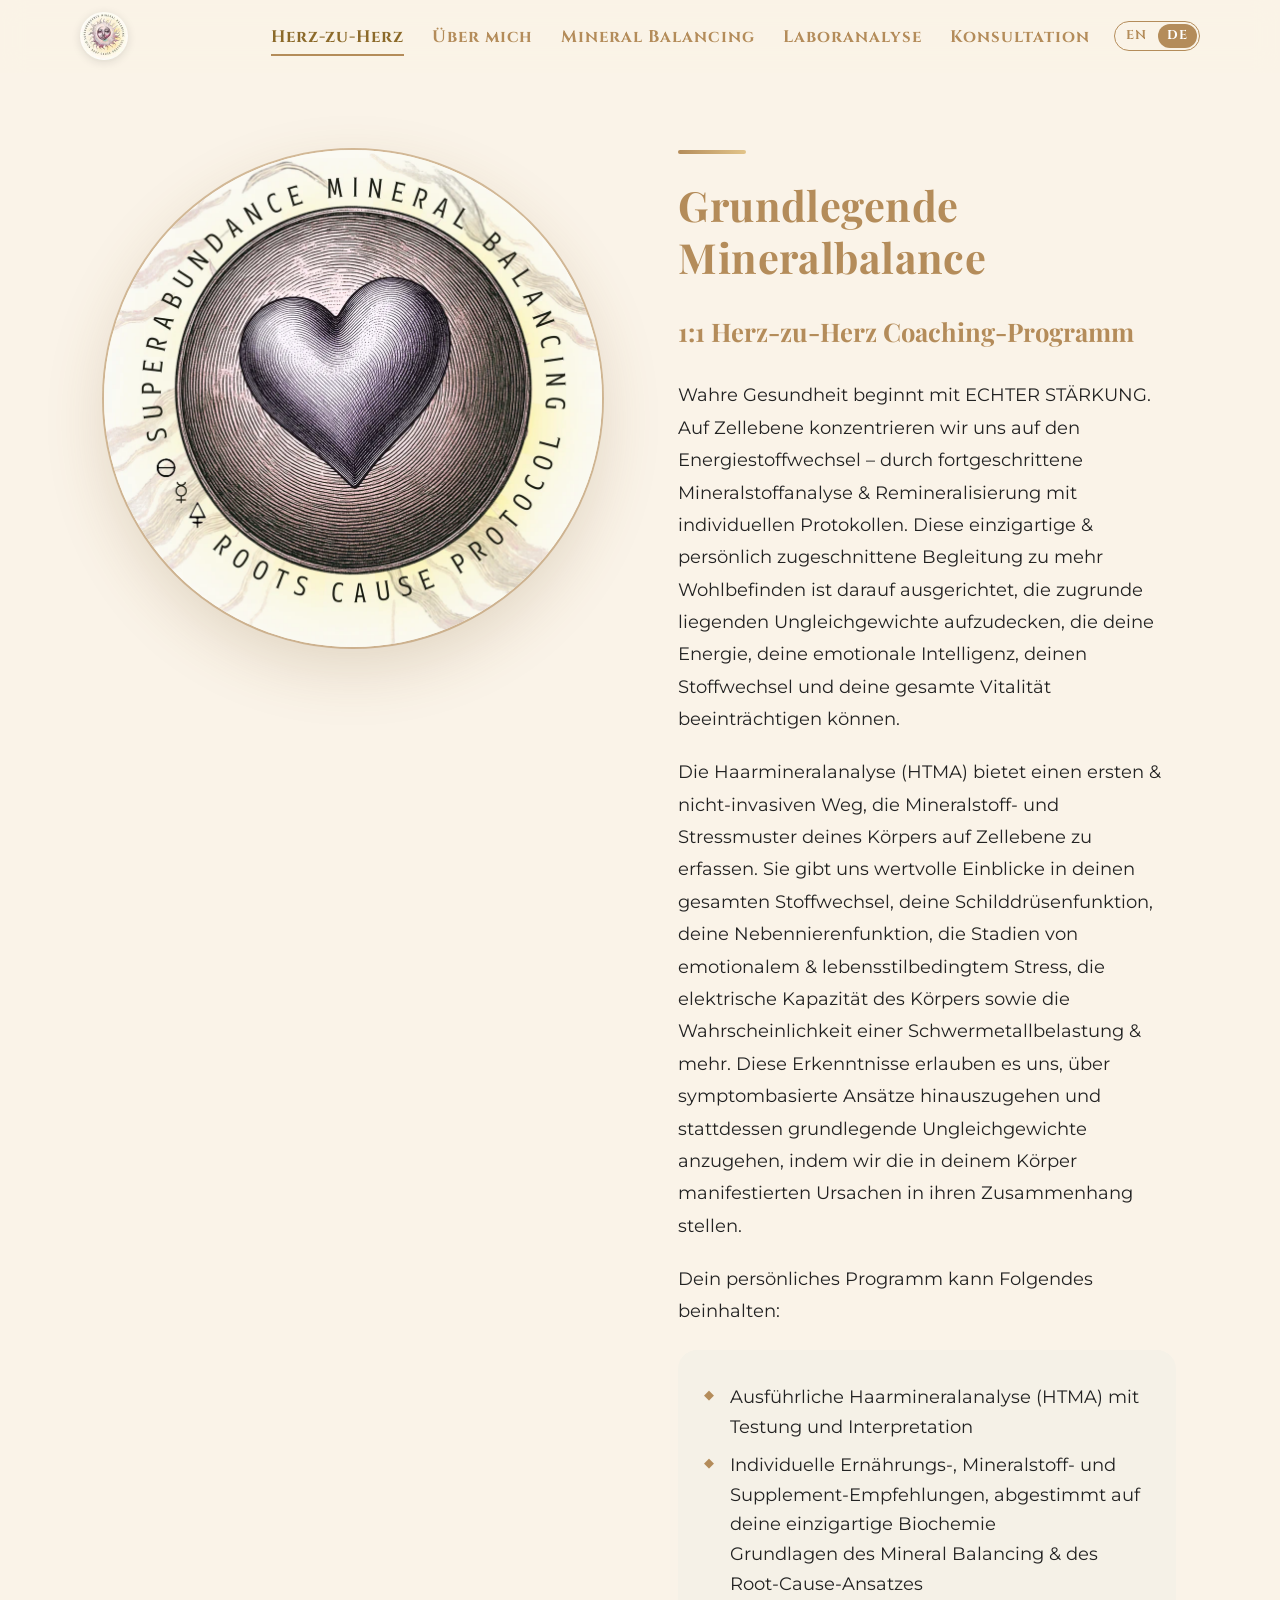
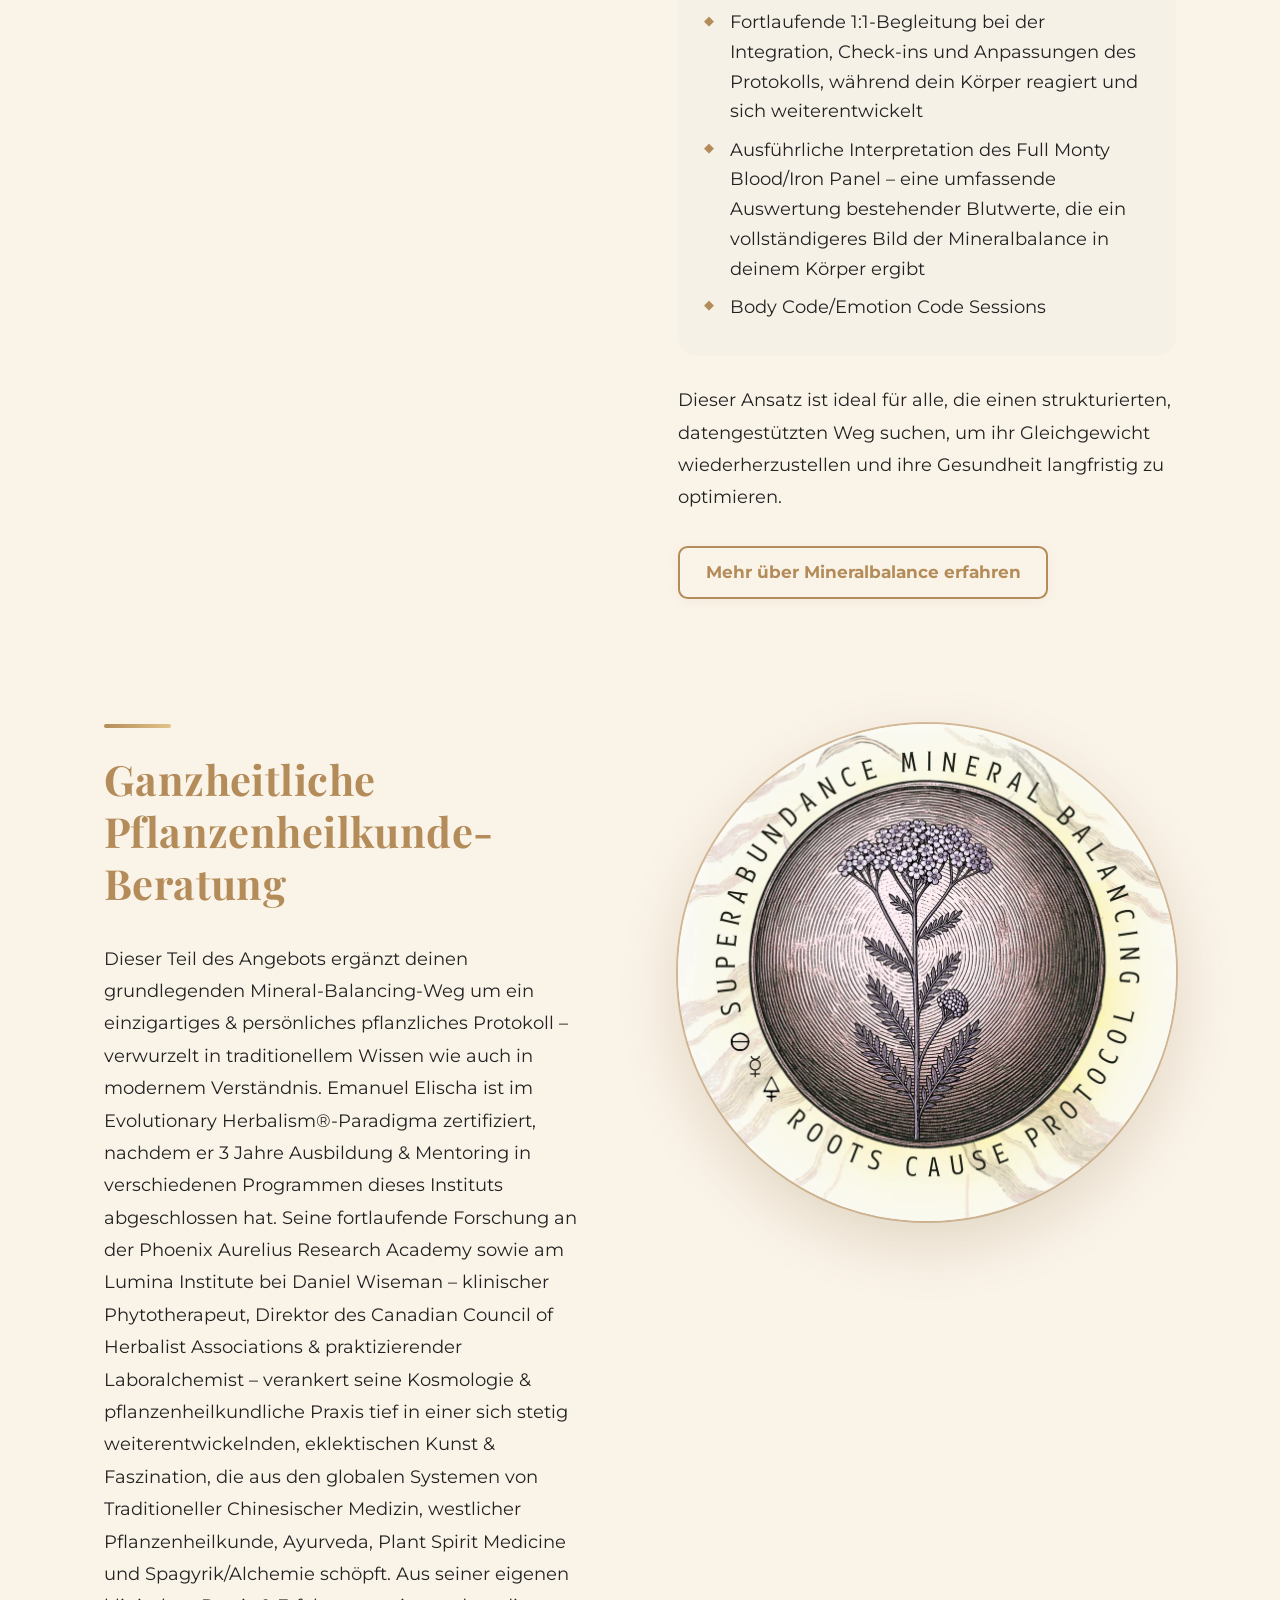
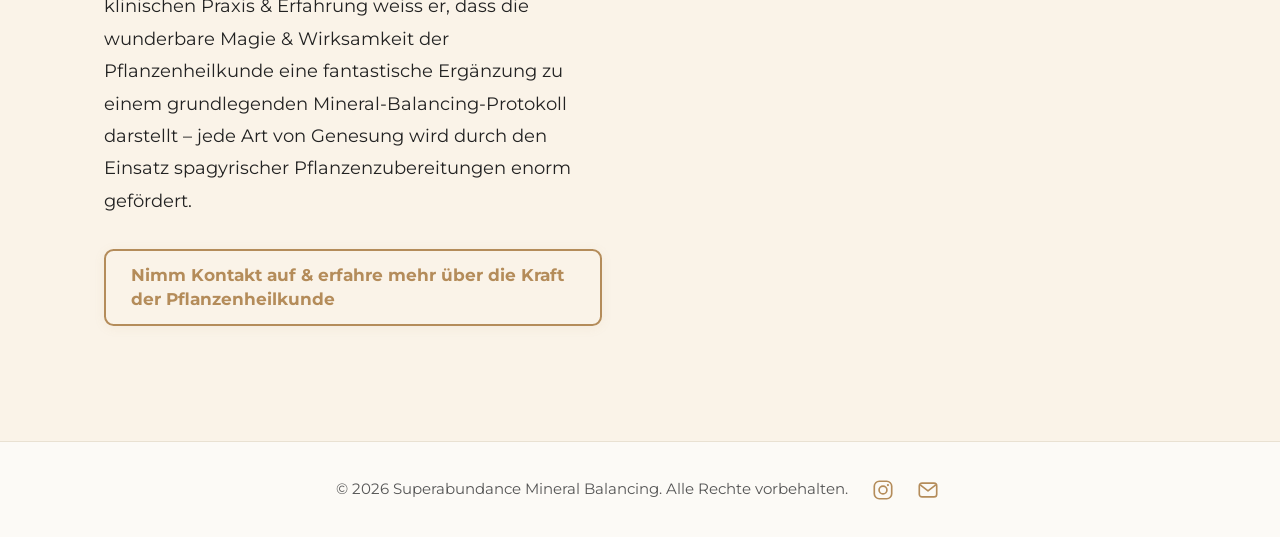
<file: de/heart-to-heart.html>
<!doctype html><html lang=de-CH><head><meta charset=utf-8><script>document.documentElement.classList.add("js")</script><meta name=viewport content="width=device-width,initial-scale=1"><title>Herz-zu-Herz</title><meta property="og:title" content="Herz-zu-Herz"><meta property="og:type" content="website"><meta property="og:url" content="https://www.mineralbalance.art/de/heart-to-heart.html"><link rel=canonical href=https://www.mineralbalance.art/de/heart-to-heart.html><link rel=alternate hreflang=en href=https://www.mineralbalance.art/heart-to-heart.html><link rel=alternate hreflang=de-CH href=https://www.mineralbalance.art/de/heart-to-heart.html><link rel=alternate hreflang=x-default href=https://www.mineralbalance.art/heart-to-heart.html><meta name=theme-color content="#b48c5a"><meta property="og:image" content="https://www.mineralbalance.art/images/logo_hu_8a85af914919e62c.png"><link rel=icon type=image/png href=/images/logo_hu_637a276c132815b5.png><link rel=apple-touch-icon href=/images/logo_hu_89be83c4764aff79.png><link rel=preload href=/fonts/montserrat-latin-400-normal.woff2 as=font type=font/woff2 crossorigin><link rel=preload href=/fonts/playfair-display-latin-700-normal.woff2 as=font type=font/woff2 crossorigin><link rel=stylesheet href=/css/main.min.39858d8d1285673ff5d1fd6b90bdaa99c4af8a911d3fb89eaf65fcc68fa5e53d.css integrity="sha256-OYWNjRKFZz/10f1rkL2qmcSvipEdP7ier2X8xo+l5T0="></head><body><header class=site-header id=top><div class=site-header__inner><a class=site-header__logo href=/de/index.html><img src=/images/logo_hu_9837715780689962.webp srcset="/images/logo_hu_80799348069d37bd.webp 96w, /images/logo_hu_9837715780689962.webp 192w" sizes=48px width=192 height=192 alt="Superabundance Mineral Balancing Logo" loading=eager decoding=async>
</a><button class=menu-toggle type=button aria-controls=site-nav aria-expanded=false aria-label=Menü>
<span></span><span></span><span></span></button><nav class=site-nav id=site-nav><ul><li><a href=/de/heart-to-heart.html aria-current=page>Herz-zu-Herz</a></li><li><a href=/de/index.html>Über mich</a></li><li><a href=/de/mineral-balancing.html>Mineral Balancing</a></li><li><a href=/de/lab-testing.html>Laboranalyse</a></li><li><a href=/de/consultation.html>Konsultation</a></li></ul></nav><nav class=lang-switch aria-label=Sprache><a class=lang-switch__item href=/heart-to-heart.html hreflang=en lang=en title=English>EN</a>
<span class="lang-switch__item is-current" aria-current=true>DE</span></nav></div></header><main id=main><section data-section=0 class="block block--split split-look--round"><div class="split split--image-left"><div class="split__media reveal"><img src=/images/heart-ii_hu_8c1774a9a6fbe4bf.webp srcset="/images/heart-ii_hu_eab51337e809c562.webp 600w, /images/heart-ii_hu_baa52c286f479e95.webp 1000w, /images/heart-ii_hu_8c1774a9a6fbe4bf.webp 1600w" sizes="(max-width: 900px) 100vw, 50vw" width=1600 height=1600 alt="Herz II" loading=lazy decoding=async></div><div class=split__body><div class="card card--glow reveal"><h1 class=heading>Grundlegende Mineralbalance</h1><h2 class=subheading>1:1 Herz-zu-Herz Coaching-Programm</h2><div class=prose><p>Wahre Gesundheit beginnt mit ECHTER STÄRKUNG. Auf Zellebene konzentrieren wir uns auf den Energiestoffwechsel – durch fortgeschrittene Mineralstoffanalyse & Remineralisierung mit individuellen Protokollen. Diese einzigartige & persönlich zugeschnittene Begleitung zu mehr Wohlbefinden ist darauf ausgerichtet, die zugrunde liegenden Ungleichgewichte aufzudecken, die deine Energie, deine emotionale Intelligenz, deinen Stoffwechsel und deine gesamte Vitalität beeinträchtigen können.</p><p>Die Haarmineralanalyse (HTMA) bietet einen ersten & nicht-invasiven Weg, die Mineralstoff- und Stressmuster deines Körpers auf Zellebene zu erfassen. Sie gibt uns wertvolle Einblicke in deinen gesamten Stoffwechsel, deine Schilddrüsenfunktion, deine Nebennierenfunktion, die Stadien von emotionalem & lebensstilbedingtem Stress, die elektrische Kapazität des Körpers sowie die Wahrscheinlichkeit einer Schwermetallbelastung & mehr. Diese Erkenntnisse erlauben es uns, über symptombasierte Ansätze hinauszugehen und stattdessen grundlegende Ungleichgewichte anzugehen, indem wir die in deinem Körper manifestierten Ursachen in ihren Zusammenhang stellen.</p><p>Dein persönliches Programm kann Folgendes beinhalten:</p><ul><li>Ausführliche Haarmineralanalyse (HTMA) mit Testung und Interpretation</li><li>Individuelle Ernährungs-, Mineralstoff- und Supplement-Empfehlungen, abgestimmt auf deine einzigartige Biochemie<br>Grundlagen des Mineral Balancing & des Root-Cause-Ansatzes</li><li>Fortlaufende 1:1-Begleitung bei der Integration, Check-ins und Anpassungen des Protokolls, während dein Körper reagiert und sich weiterentwickelt</li><li>Ausführliche Interpretation des Full Monty Blood/Iron Panel – eine umfassende Auswertung bestehender Blutwerte, die ein vollständigeres Bild der Mineralbalance in deinem Körper ergibt</li><li>Body Code/Emotion Code Sessions</li></ul><p>Dieser Ansatz ist ideal für alle, die einen strukturierten, datengestützten Weg suchen, um ihr Gleichgewicht wiederherzustellen und ihre Gesundheit langfristig zu optimieren.</p></div><p class=btn-row><a class=btn href=/de/consultation.html>Mehr über Mineralbalance erfahren</a></p></div></div></div></section><section data-section=1 class="block block--split split-look--round"><div class="split split--image-right"><div class="split__media reveal"><img src=/images/yarrow_hu_537ad058b4c1b23e.webp srcset="/images/yarrow_hu_5041dae3b2800a48.webp 600w, /images/yarrow_hu_7b3950d45654147f.webp 1000w, /images/yarrow_hu_537ad058b4c1b23e.webp 1600w" sizes="(max-width: 900px) 100vw, 50vw" width=1600 height=1600 alt=Schafgarbe loading=lazy decoding=async></div><div class=split__body><div class="card card--glow reveal"><h1 class=heading>Ganzheitliche Pflanzenheilkunde-Beratung</h1><div class=prose><p>Dieser Teil des Angebots ergänzt deinen grundlegenden Mineral-Balancing-Weg um ein einzigartiges & persönliches pflanzliches Protokoll – verwurzelt in traditionellem Wissen wie auch in modernem Verständnis. Emanuel Elischa ist im Evolutionary Herbalism®-Paradigma zertifiziert, nachdem er 3 Jahre Ausbildung & Mentoring in verschiedenen Programmen dieses Instituts abgeschlossen hat. Seine fortlaufende Forschung an der Phoenix Aurelius Research Academy sowie am Lumina Institute bei Daniel Wiseman – klinischer Phytotherapeut, Direktor des Canadian Council of Herbalist Associations & praktizierender Laboralchemist – verankert seine Kosmologie & pflanzenheilkundliche Praxis tief in einer sich stetig weiterentwickelnden, eklektischen Kunst & Faszination, die aus den globalen Systemen von Traditioneller Chinesischer Medizin, westlicher Pflanzenheilkunde, Ayurveda, Plant Spirit Medicine und Spagyrik/Alchemie schöpft. Aus seiner eigenen klinischen Praxis & Erfahrung weiss er, dass die wunderbare Magie & Wirksamkeit der Pflanzenheilkunde eine fantastische Ergänzung zu einem grundlegenden Mineral-Balancing-Protokoll darstellt – jede Art von Genesung wird durch den Einsatz spagyrischer Pflanzenzubereitungen enorm gefördert.</p></div><p class=btn-row><a class=btn href=/de/consultation.html>Nimm Kontakt auf & erfahre mehr über die Kraft der Pflanzenheilkunde</a></p></div></div></div></section></main><footer class=site-footer><div class=site-footer__inner><p class=site-footer__text>© 2026 Superabundance Mineral Balancing. Alle Rechte vorbehalten.</p><div class=site-footer__icons><a href=https://www.instagram.com/emanuelelischa/ target=_blank rel=noopener aria-label=Instagram><svg width="22" height="22" viewBox="0 0 24 24" aria-hidden="true"><rect x="2.5" y="2.5" width="19" height="19" rx="5.5" fill="none" stroke="currentColor" stroke-width="1.8"/><circle cx="12" cy="12" r="4.3" fill="none" stroke="currentColor" stroke-width="1.8"/><circle cx="17.4" cy="6.6" r="1.2" fill="currentColor"/></svg>
</a><a href=mailto:emanuel@mineralbalance.art aria-label=E-Mail><svg width="22" height="22" viewBox="0 0 24 24" aria-hidden="true"><rect x="2.5" y="4.5" width="19" height="15" rx="3" fill="none" stroke="currentColor" stroke-width="1.8"/><path d="M3.5 6.5 12 13l8.5-6.5" fill="none" stroke="currentColor" stroke-width="1.8" stroke-linejoin="round"/></svg></a></div></div><a class=to-top href=#top aria-label="Nach oben">↑</a></footer><script src=/js/main.987cfcec57d0215bebe209da6a5c9936d08b7de90ad11b06273c694cc451108a.js integrity="sha256-mHz87FfQIVvr4gnaalyZNtCLfekK0RsGJzxpTMRREIo=" defer></script></body></html>
</file>
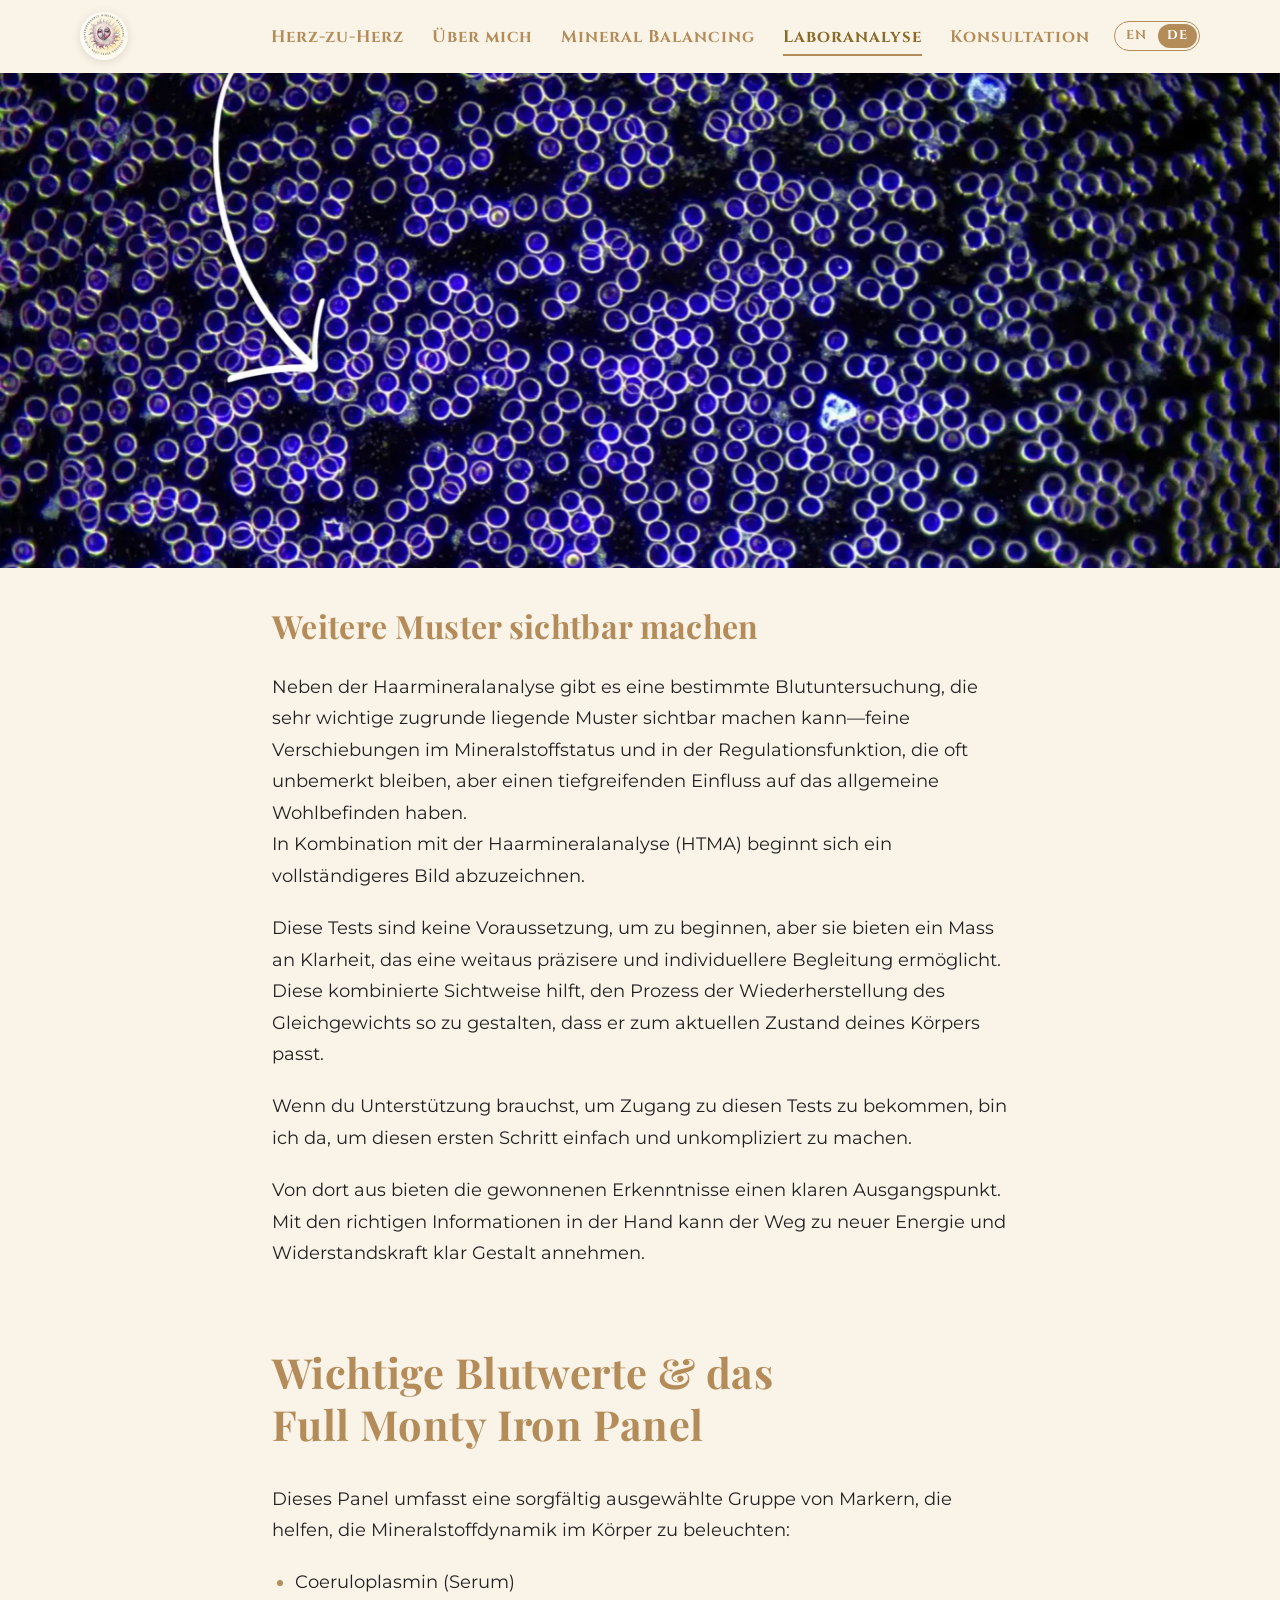
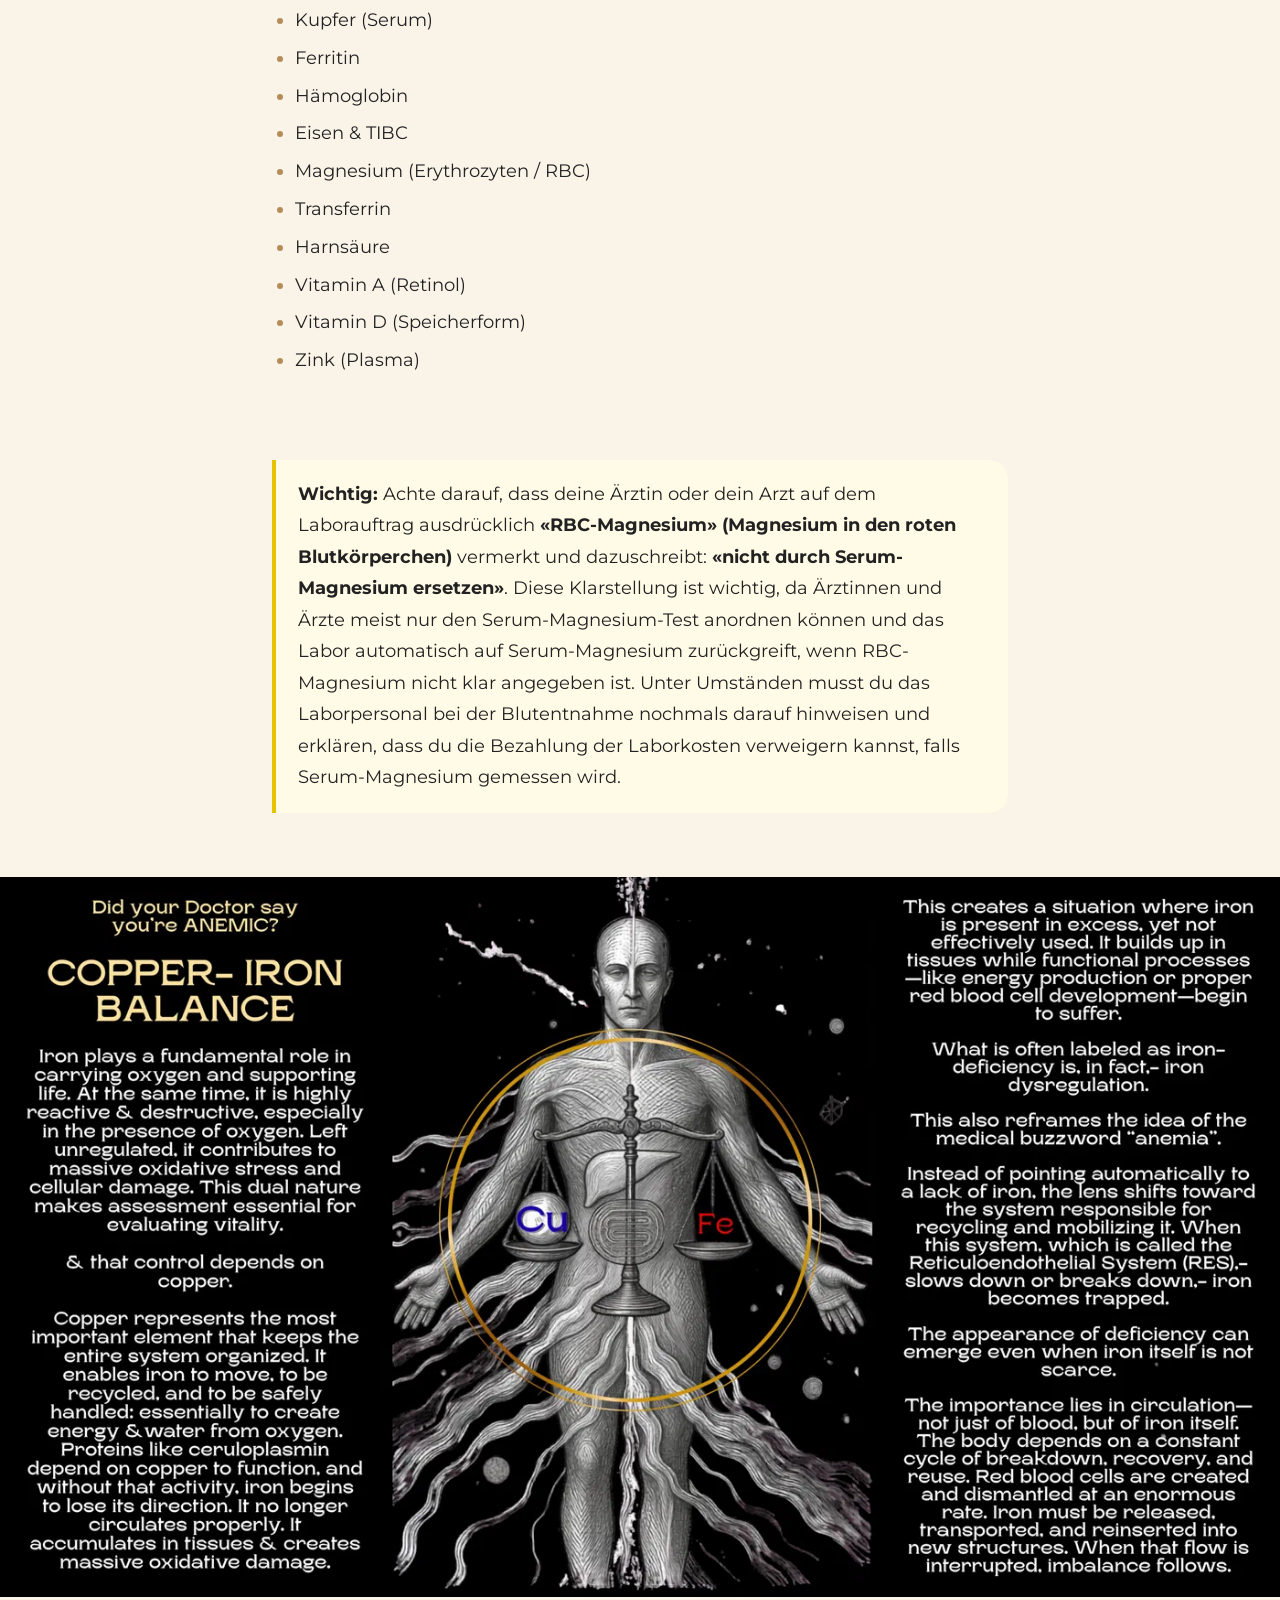
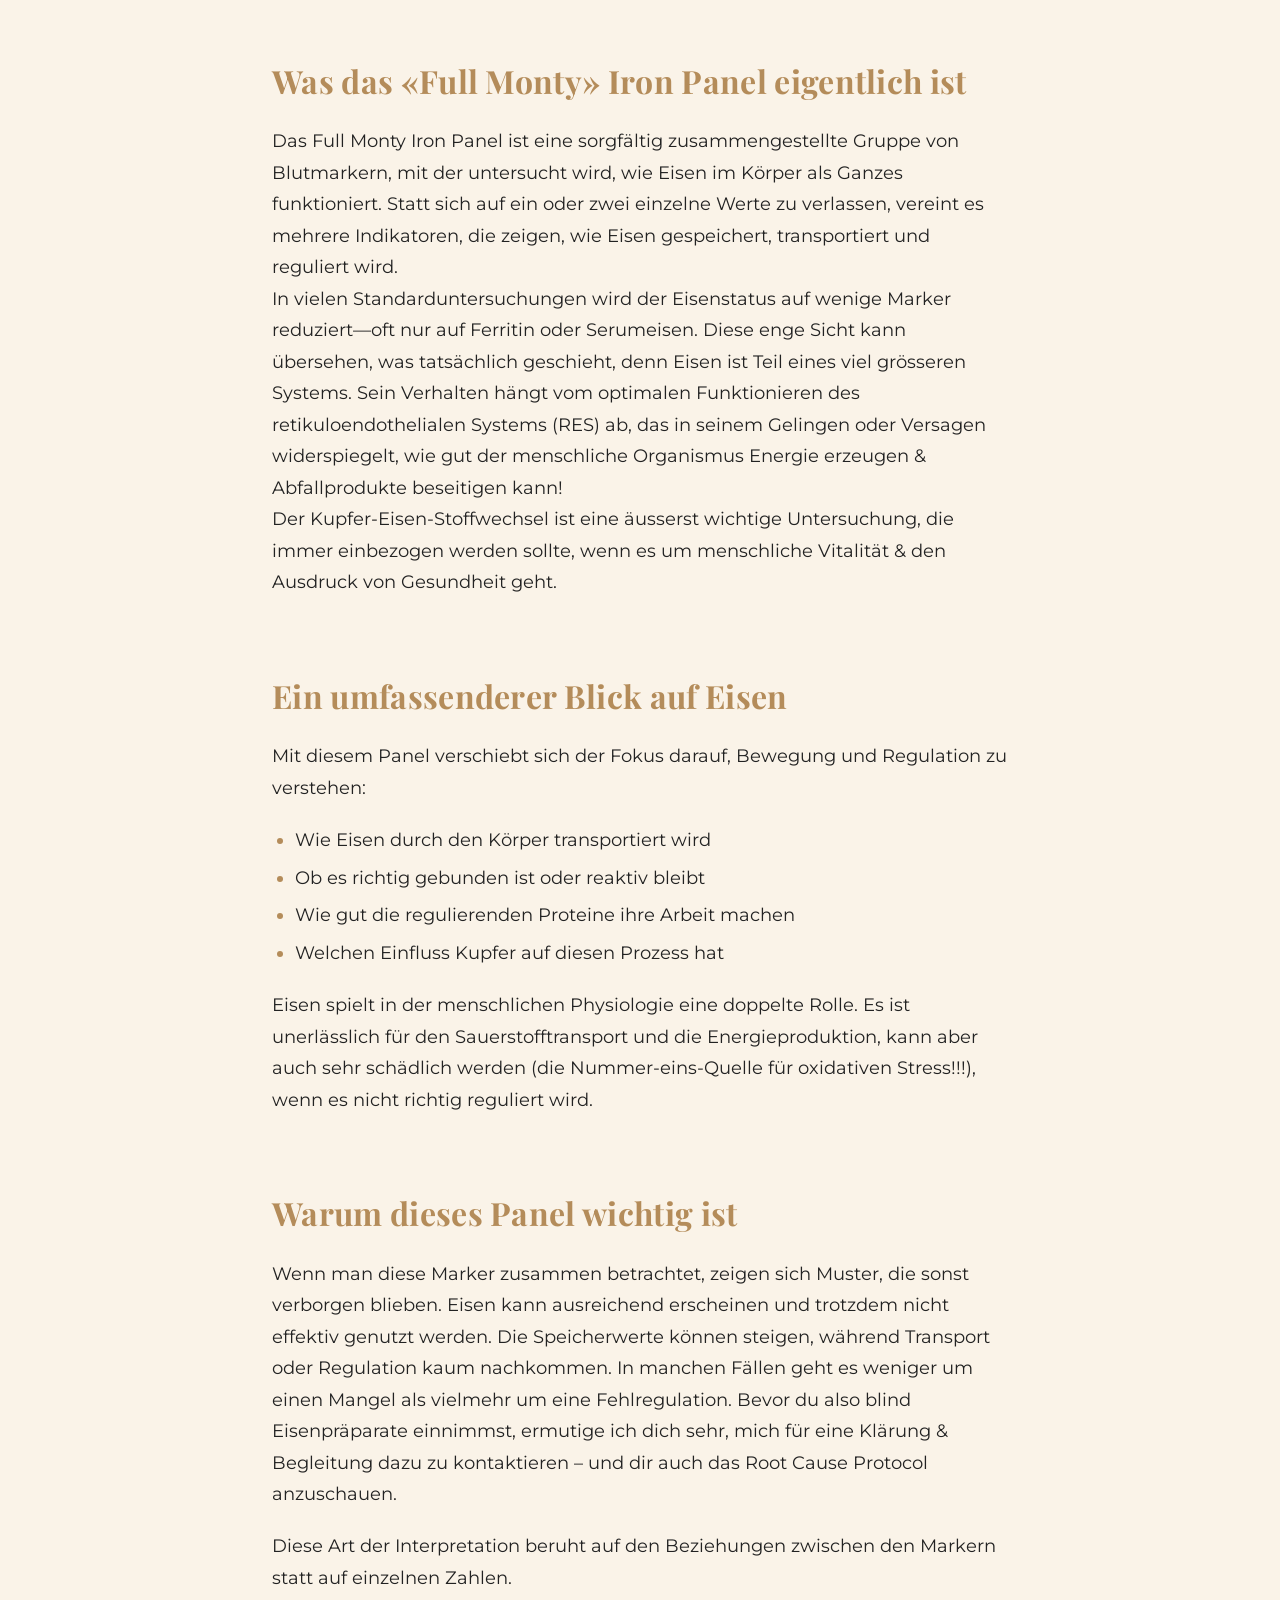
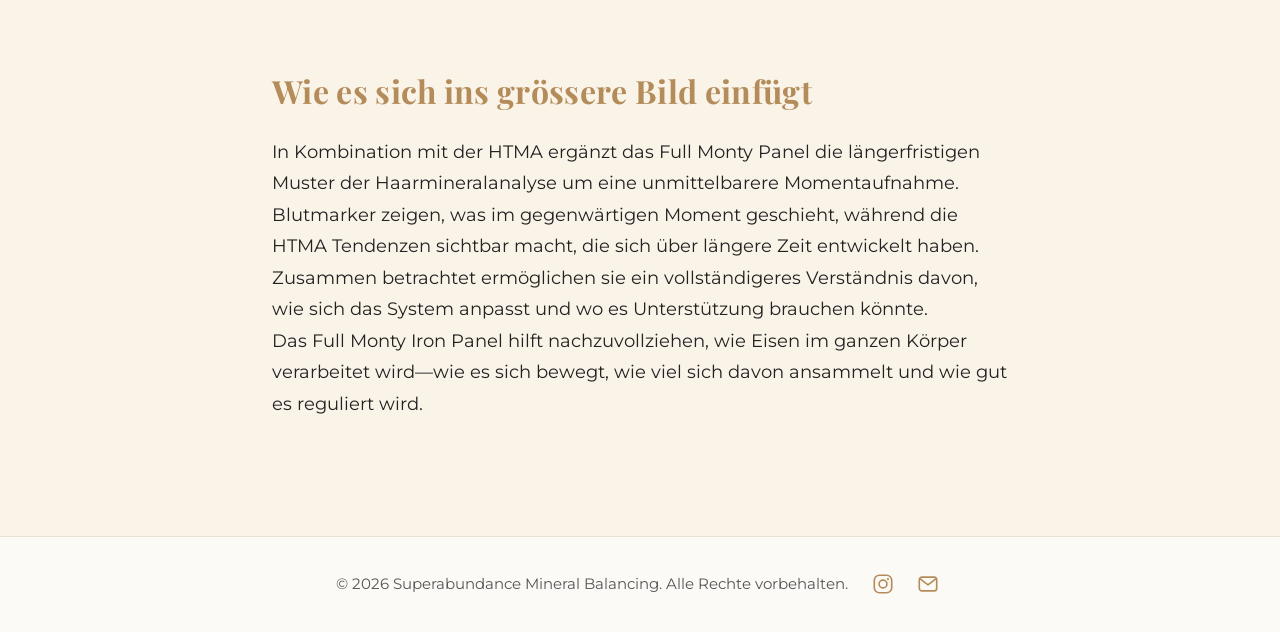
<file: de/lab-testing.html>
<!doctype html><html lang=de-CH><head><meta charset=utf-8><script>document.documentElement.classList.add("js")</script><meta name=viewport content="width=device-width,initial-scale=1"><title>Laboranalyse</title><meta property="og:title" content="Laboranalyse"><meta property="og:type" content="website"><meta property="og:url" content="https://www.mineralbalance.art/de/lab-testing.html"><link rel=canonical href=https://www.mineralbalance.art/de/lab-testing.html><link rel=alternate hreflang=en href=https://www.mineralbalance.art/lab-testing.html><link rel=alternate hreflang=de-CH href=https://www.mineralbalance.art/de/lab-testing.html><link rel=alternate hreflang=x-default href=https://www.mineralbalance.art/lab-testing.html><meta name=theme-color content="#b48c5a"><meta property="og:image" content="https://www.mineralbalance.art/images/logo_hu_8a85af914919e62c.png"><link rel=icon type=image/png href=/images/logo_hu_637a276c132815b5.png><link rel=apple-touch-icon href=/images/logo_hu_89be83c4764aff79.png><link rel=preload href=/fonts/montserrat-latin-400-normal.woff2 as=font type=font/woff2 crossorigin><link rel=preload href=/fonts/playfair-display-latin-700-normal.woff2 as=font type=font/woff2 crossorigin><link rel=stylesheet href=/css/main.min.39858d8d1285673ff5d1fd6b90bdaa99c4af8a911d3fb89eaf65fcc68fa5e53d.css integrity="sha256-OYWNjRKFZz/10f1rkL2qmcSvipEdP7ier2X8xo+l5T0="></head><body><header class=site-header id=top><div class=site-header__inner><a class=site-header__logo href=/de/index.html><img src=/images/logo_hu_9837715780689962.webp srcset="/images/logo_hu_80799348069d37bd.webp 96w, /images/logo_hu_9837715780689962.webp 192w" sizes=48px width=192 height=192 alt="Superabundance Mineral Balancing Logo" loading=eager decoding=async>
</a><button class=menu-toggle type=button aria-controls=site-nav aria-expanded=false aria-label=Menü>
<span></span><span></span><span></span></button><nav class=site-nav id=site-nav><ul><li><a href=/de/heart-to-heart.html>Herz-zu-Herz</a></li><li><a href=/de/index.html>Über mich</a></li><li><a href=/de/mineral-balancing.html>Mineral Balancing</a></li><li><a href=/de/lab-testing.html aria-current=page>Laboranalyse</a></li><li><a href=/de/consultation.html>Konsultation</a></li></ul></nav><nav class=lang-switch aria-label=Sprache><a class=lang-switch__item href=/lab-testing.html hreflang=en lang=en title=English>EN</a>
<span class="lang-switch__item is-current" aria-current=true>DE</span></nav></div></header><main id=main><section data-section=0 class="block banner banner--medium"><div class=banner__media data-parallax><img src=/images/blood-analysis_hu_3799abdd0870d4cd.webp srcset="/images/blood-analysis_hu_2f8b2b1fa826049a.webp 800w, /images/blood-analysis_hu_b3154cde15b41d49.webp 1400w, /images/blood-analysis_hu_3799abdd0870d4cd.webp 2200w" sizes=100vw width=2200 height=1238 alt=Blutanalyse loading=eager decoding=async></div></section><section data-section=1 class="block block--text block--plain"><div class="container container--narrow"><div class="prose reveal"><h2 class=heading>Weitere Muster sichtbar machen</h2><p>Neben der Haarmineralanalyse gibt es eine bestimmte Blutuntersuchung, die sehr wichtige zugrunde liegende Muster sichtbar machen kann—feine Verschiebungen im Mineralstoffstatus und in der Regulationsfunktion, die oft unbemerkt bleiben, aber einen tiefgreifenden Einfluss auf das allgemeine Wohlbefinden haben.<br>In Kombination mit der Haarmineralanalyse (HTMA) beginnt sich ein vollständigeres Bild abzuzeichnen.</p><p>Diese Tests sind keine Voraussetzung, um zu beginnen, aber sie bieten ein Mass an Klarheit, das eine weitaus präzisere und individuellere Begleitung ermöglicht. Diese kombinierte Sichtweise hilft, den Prozess der Wiederherstellung des Gleichgewichts so zu gestalten, dass er zum aktuellen Zustand deines Körpers passt.</p><p>Wenn du Unterstützung brauchst, um Zugang zu diesen Tests zu bekommen, bin ich da, um diesen ersten Schritt einfach und unkompliziert zu machen.</p><p>Von dort aus bieten die gewonnenen Erkenntnisse einen klaren Ausgangspunkt. Mit den richtigen Informationen in der Hand kann der Weg zu neuer Energie und Widerstandskraft klar Gestalt annehmen.</p></div></div></section><section data-section=2 class="block block--text block--plain"><div class="container container--narrow"><div class="prose reveal"><h1 class=heading>Wichtige Blutwerte & das Full Monty Iron Panel</h1><p>Dieses Panel umfasst eine sorgfältig ausgewählte Gruppe von Markern, die helfen, die Mineralstoffdynamik im Körper zu beleuchten:</p><ul><li>Coeruloplasmin (Serum)</li><li>Kupfer (Serum)</li><li>Ferritin</li><li>Hämoglobin</li><li>Eisen & TIBC</li><li>Magnesium (Erythrozyten / RBC)</li><li>Transferrin</li><li>Harnsäure</li><li>Vitamin A (Retinol)</li><li>Vitamin D (Speicherform)</li><li>Zink (Plasma)</li></ul></div></div></section><section data-section=3 class="block block--text block--note"><div class="container container--narrow"><div class="prose note reveal"><p><strong>Wichtig:</strong> Achte darauf, dass deine Ärztin oder dein Arzt auf dem Laborauftrag ausdrücklich <strong>«RBC-Magnesium» (Magnesium in den roten Blutkörperchen)</strong> vermerkt und dazuschreibt: <strong>«nicht durch Serum-Magnesium ersetzen»</strong>. Diese Klarstellung ist wichtig, da Ärztinnen und Ärzte meist nur den Serum-Magnesium-Test anordnen können und das Labor automatisch auf Serum-Magnesium zurückgreift, wenn RBC-Magnesium nicht klar angegeben ist. Unter Umständen musst du das Laborpersonal bei der Blutentnahme nochmals darauf hinweisen und erklären, dass du die Bezahlung der Laborkosten verweigern kannst, falls Serum-Magnesium gemessen wird.</p></div></div></section><section data-section=4 class="block block--image"><figure class="figure figure--full figure--plain reveal"><img src=/images/cufe_hu_85bd90631c9bbc09.webp srcset="/images/cufe_hu_baeea7ff58ad5c9.webp 800w, /images/cufe_hu_c9ea633e0c1095f7.webp 1400w, /images/cufe_hu_85bd90631c9bbc09.webp 2200w" sizes=100vw width=2200 height=1237 alt=Kupfer-Eisen-Gleichgewicht loading=lazy decoding=async></figure></section><section data-section=5 class="block block--text block--plain"><div class="container container--narrow"><div class="prose reveal"><h2 class=heading>Was das «Full Monty» Iron Panel eigentlich ist</h2><p>Das Full Monty Iron Panel ist eine sorgfältig zusammengestellte Gruppe von Blutmarkern, mit der untersucht wird, wie Eisen im Körper als Ganzes funktioniert. Statt sich auf ein oder zwei einzelne Werte zu verlassen, vereint es mehrere Indikatoren, die zeigen, wie Eisen gespeichert, transportiert und reguliert wird.<br>In vielen Standarduntersuchungen wird der Eisenstatus auf wenige Marker reduziert—oft nur auf Ferritin oder Serumeisen. Diese enge Sicht kann übersehen, was tatsächlich geschieht, denn Eisen ist Teil eines viel grösseren Systems. Sein Verhalten hängt vom optimalen Funktionieren des retikuloendothelialen Systems (RES) ab, das in seinem Gelingen oder Versagen widerspiegelt, wie gut der menschliche Organismus Energie erzeugen & Abfallprodukte beseitigen kann!<br>Der Kupfer-Eisen-Stoffwechsel ist eine äusserst wichtige Untersuchung, die immer einbezogen werden sollte, wenn es um menschliche Vitalität & den Ausdruck von Gesundheit geht.</p></div></div></section><section data-section=6 class="block block--text block--plain"><div class="container container--narrow"><div class="prose reveal"><h2 class=heading>Ein umfassenderer Blick auf Eisen</h2><p>Mit diesem Panel verschiebt sich der Fokus darauf, Bewegung und Regulation zu verstehen:</p><ul><li>Wie Eisen durch den Körper transportiert wird</li><li>Ob es richtig gebunden ist oder reaktiv bleibt</li><li>Wie gut die regulierenden Proteine ihre Arbeit machen</li><li>Welchen Einfluss Kupfer auf diesen Prozess hat</li></ul><p>Eisen spielt in der menschlichen Physiologie eine doppelte Rolle. Es ist unerlässlich für den Sauerstofftransport und die Energieproduktion, kann aber auch sehr schädlich werden (die Nummer-eins-Quelle für oxidativen Stress!!!), wenn es nicht richtig reguliert wird.</p></div></div></section><section data-section=7 class="block block--text block--plain"><div class="container container--narrow"><div class="prose reveal"><h2 class=heading>Warum dieses Panel wichtig ist</h2><p>Wenn man diese Marker zusammen betrachtet, zeigen sich Muster, die sonst verborgen blieben. Eisen kann ausreichend erscheinen und trotzdem nicht effektiv genutzt werden. Die Speicherwerte können steigen, während Transport oder Regulation kaum nachkommen. In manchen Fällen geht es weniger um einen Mangel als vielmehr um eine Fehlregulation. Bevor du also blind Eisenpräparate einnimmst, ermutige ich dich sehr, mich für eine Klärung & Begleitung dazu zu kontaktieren – und dir auch das Root Cause Protocol anzuschauen.</p><p>Diese Art der Interpretation beruht auf den Beziehungen zwischen den Markern statt auf einzelnen Zahlen.</p></div></div></section><section data-section=8 class="block block--text block--plain"><div class="container container--narrow"><div class="prose reveal"><h2 class=heading>Wie es sich ins grössere Bild einfügt</h2><p>In Kombination mit der HTMA ergänzt das Full Monty Panel die längerfristigen Muster der Haarmineralanalyse um eine unmittelbarere Momentaufnahme.<br>Blutmarker zeigen, was im gegenwärtigen Moment geschieht, während die HTMA Tendenzen sichtbar macht, die sich über längere Zeit entwickelt haben. Zusammen betrachtet ermöglichen sie ein vollständigeres Verständnis davon, wie sich das System anpasst und wo es Unterstützung brauchen könnte.<br>Das Full Monty Iron Panel hilft nachzuvollziehen, wie Eisen im ganzen Körper verarbeitet wird—wie es sich bewegt, wie viel sich davon ansammelt und wie gut es reguliert wird.</p></div></div></section></main><footer class=site-footer><div class=site-footer__inner><p class=site-footer__text>© 2026 Superabundance Mineral Balancing. Alle Rechte vorbehalten.</p><div class=site-footer__icons><a href=https://www.instagram.com/emanuelelischa/ target=_blank rel=noopener aria-label=Instagram><svg width="22" height="22" viewBox="0 0 24 24" aria-hidden="true"><rect x="2.5" y="2.5" width="19" height="19" rx="5.5" fill="none" stroke="currentColor" stroke-width="1.8"/><circle cx="12" cy="12" r="4.3" fill="none" stroke="currentColor" stroke-width="1.8"/><circle cx="17.4" cy="6.6" r="1.2" fill="currentColor"/></svg>
</a><a href=mailto:emanuel@mineralbalance.art aria-label=E-Mail><svg width="22" height="22" viewBox="0 0 24 24" aria-hidden="true"><rect x="2.5" y="4.5" width="19" height="15" rx="3" fill="none" stroke="currentColor" stroke-width="1.8"/><path d="M3.5 6.5 12 13l8.5-6.5" fill="none" stroke="currentColor" stroke-width="1.8" stroke-linejoin="round"/></svg></a></div></div><a class=to-top href=#top aria-label="Nach oben">↑</a></footer><script src=/js/main.987cfcec57d0215bebe209da6a5c9936d08b7de90ad11b06273c694cc451108a.js integrity="sha256-mHz87FfQIVvr4gnaalyZNtCLfekK0RsGJzxpTMRREIo=" defer></script></body></html>
</file>
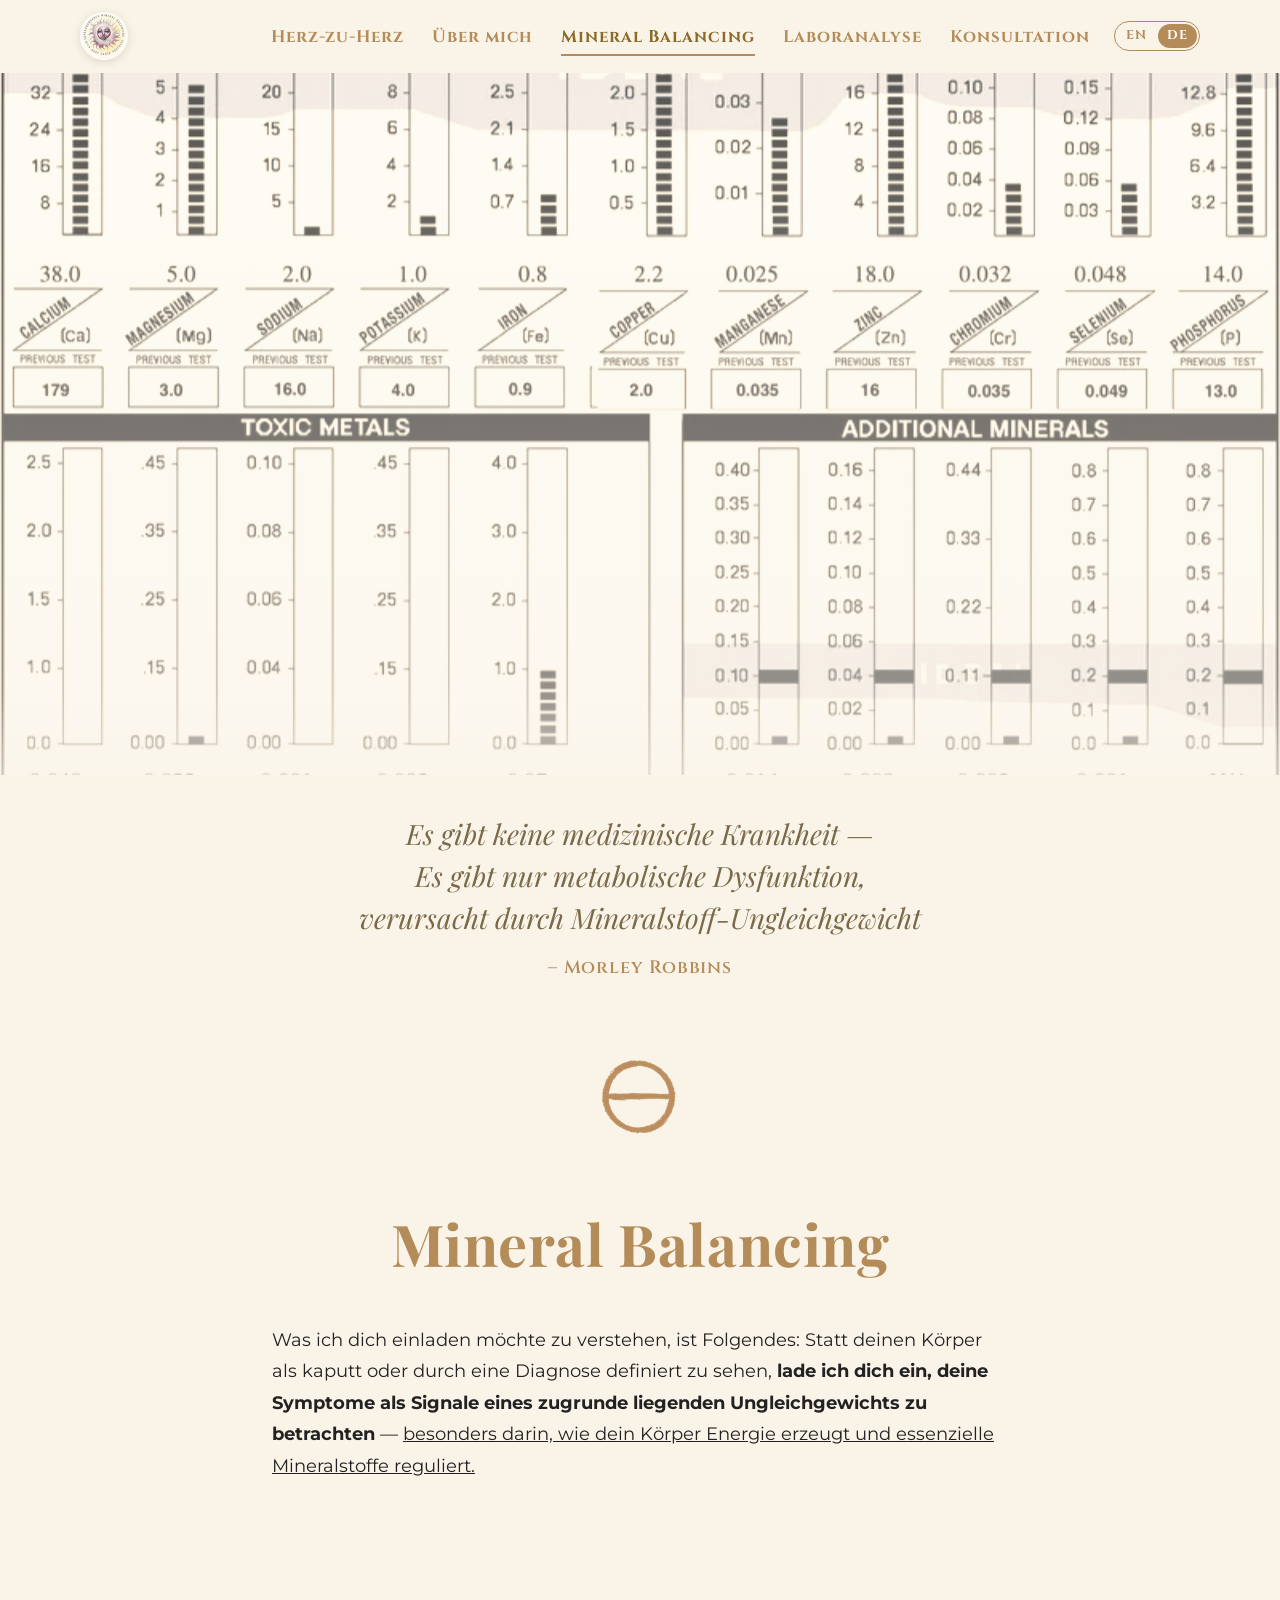
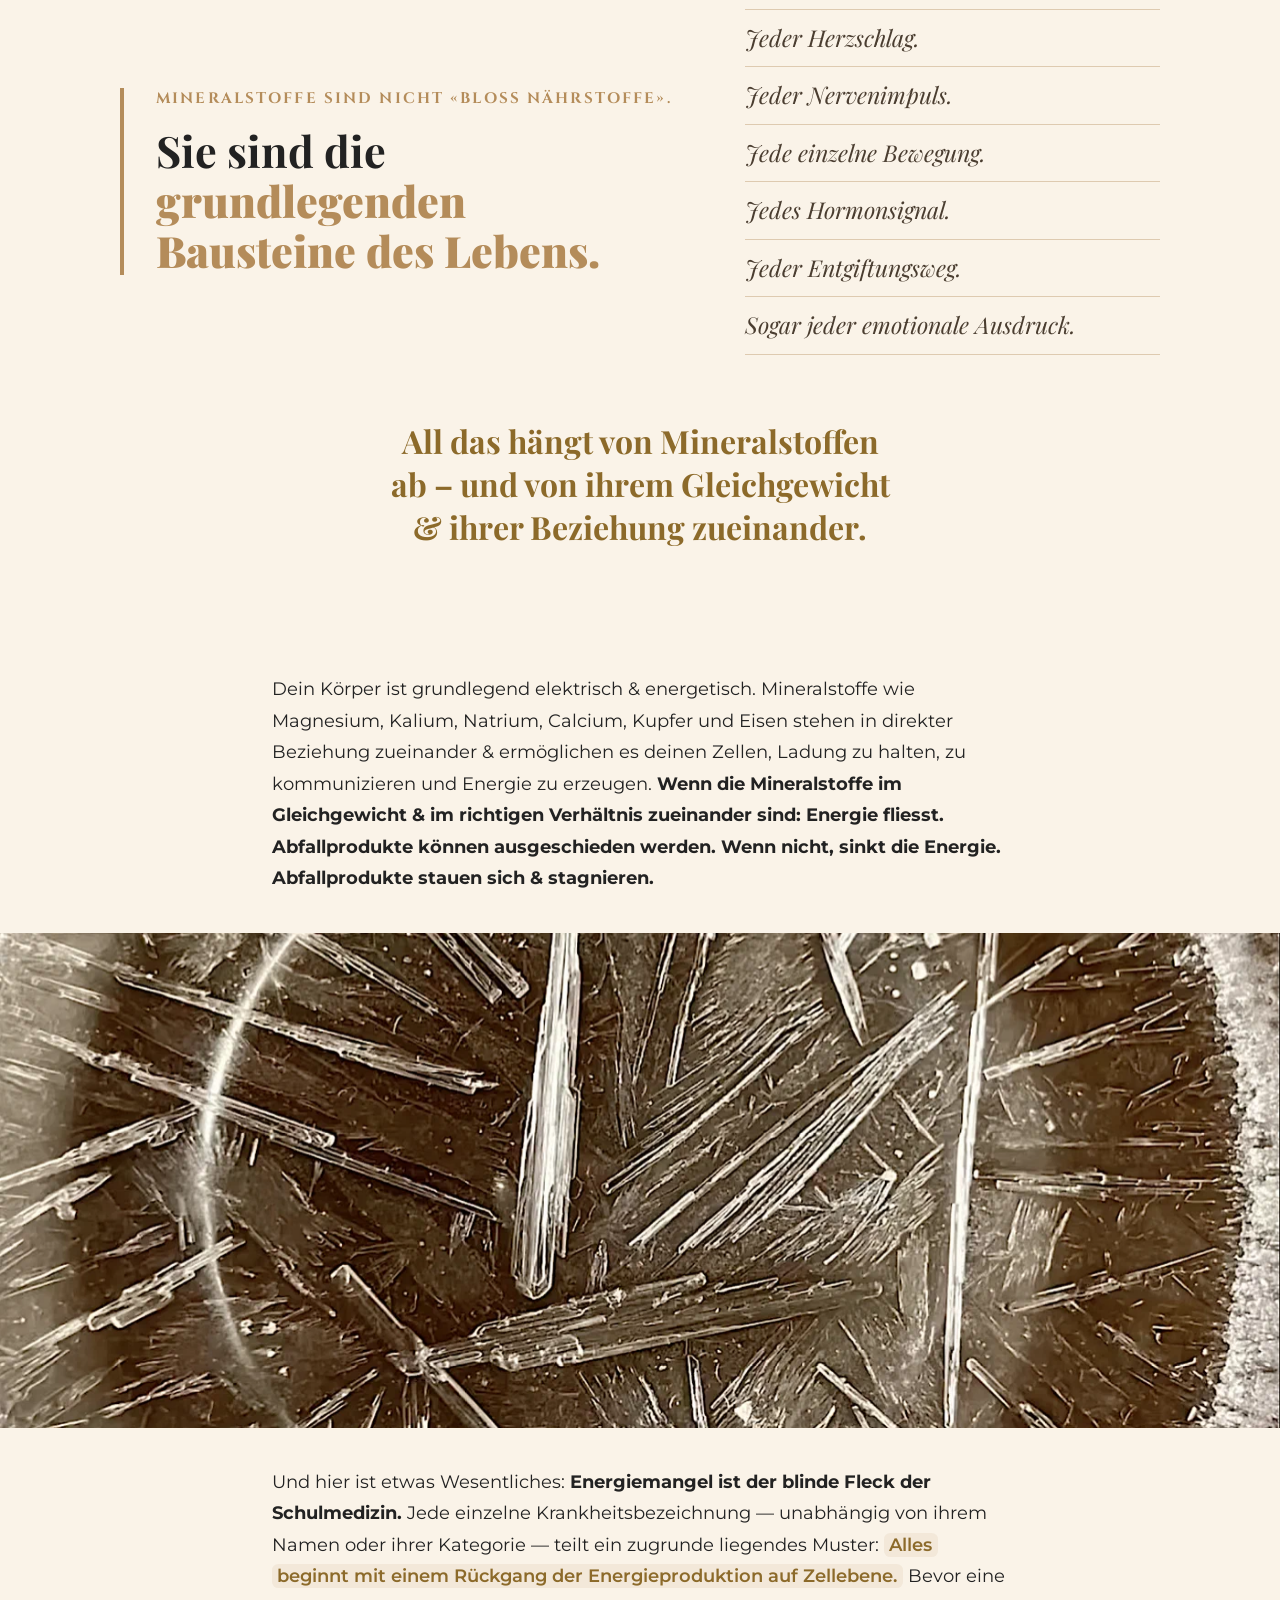
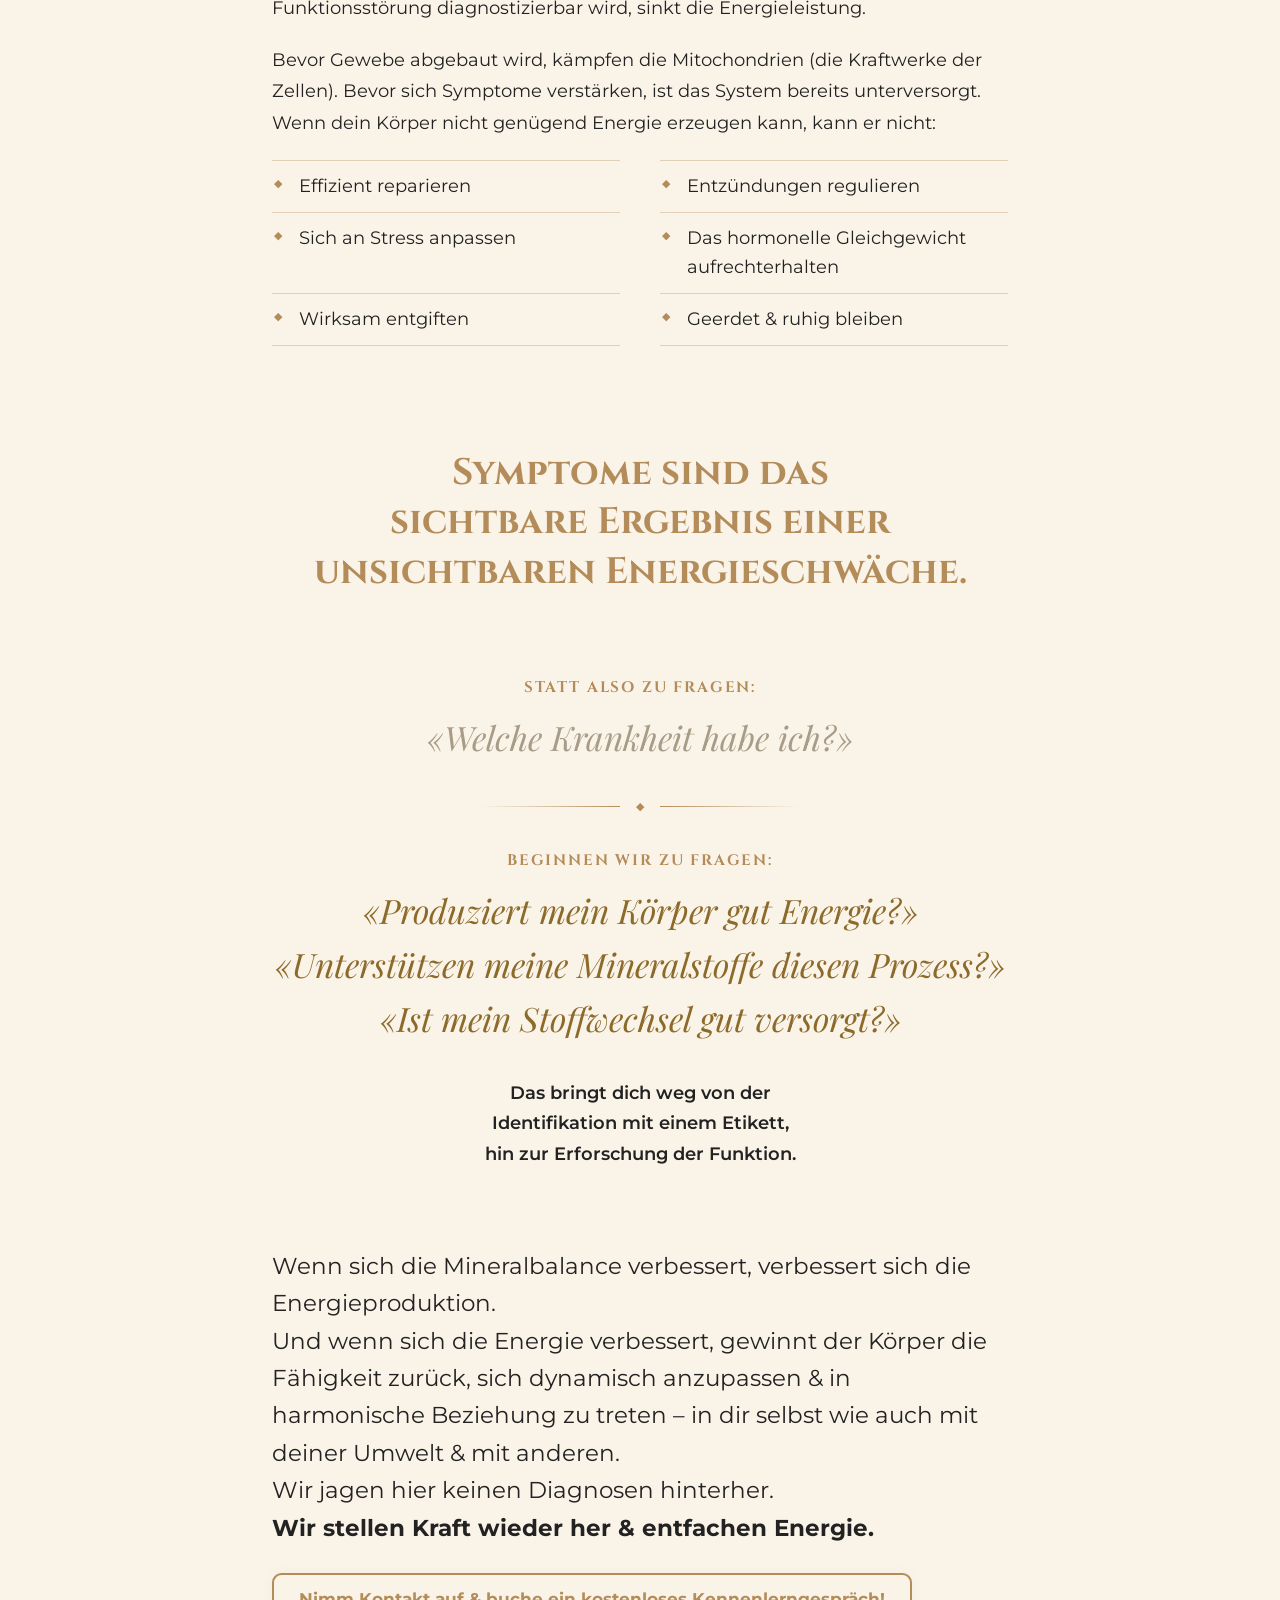
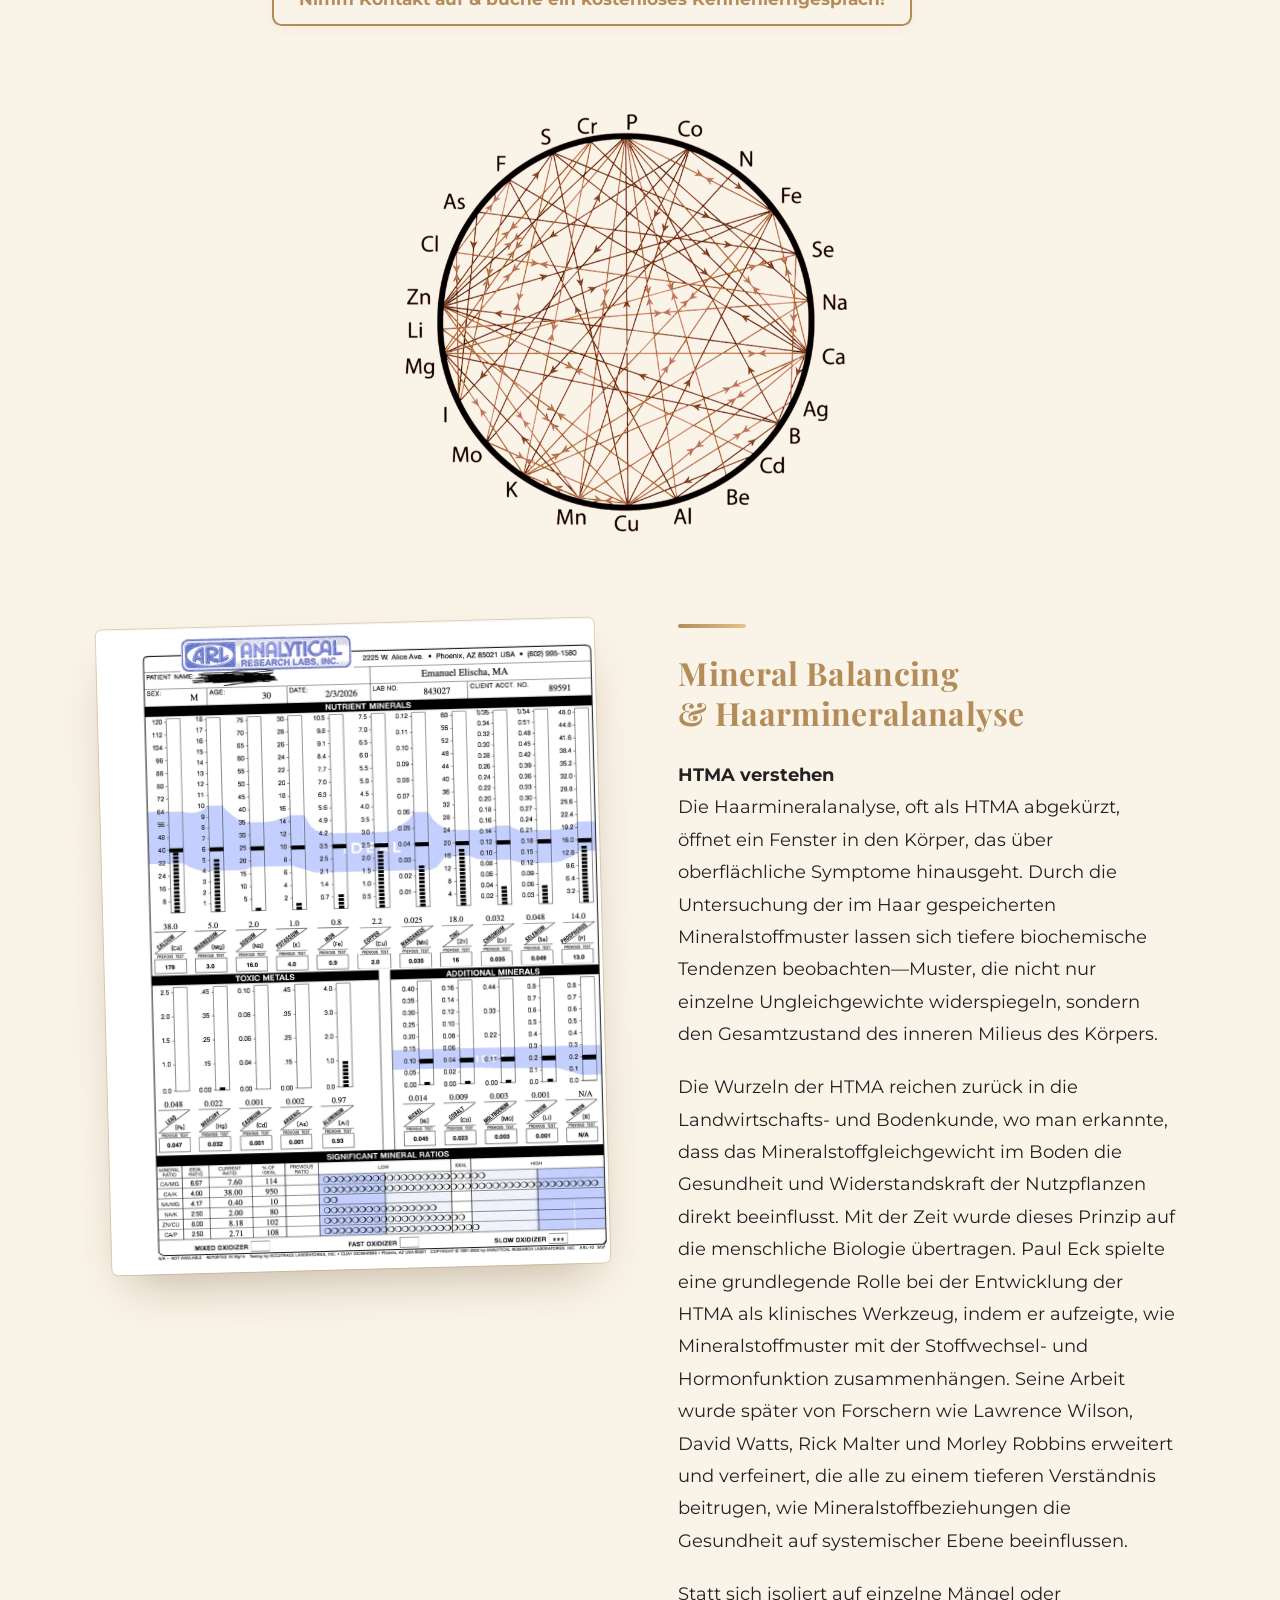
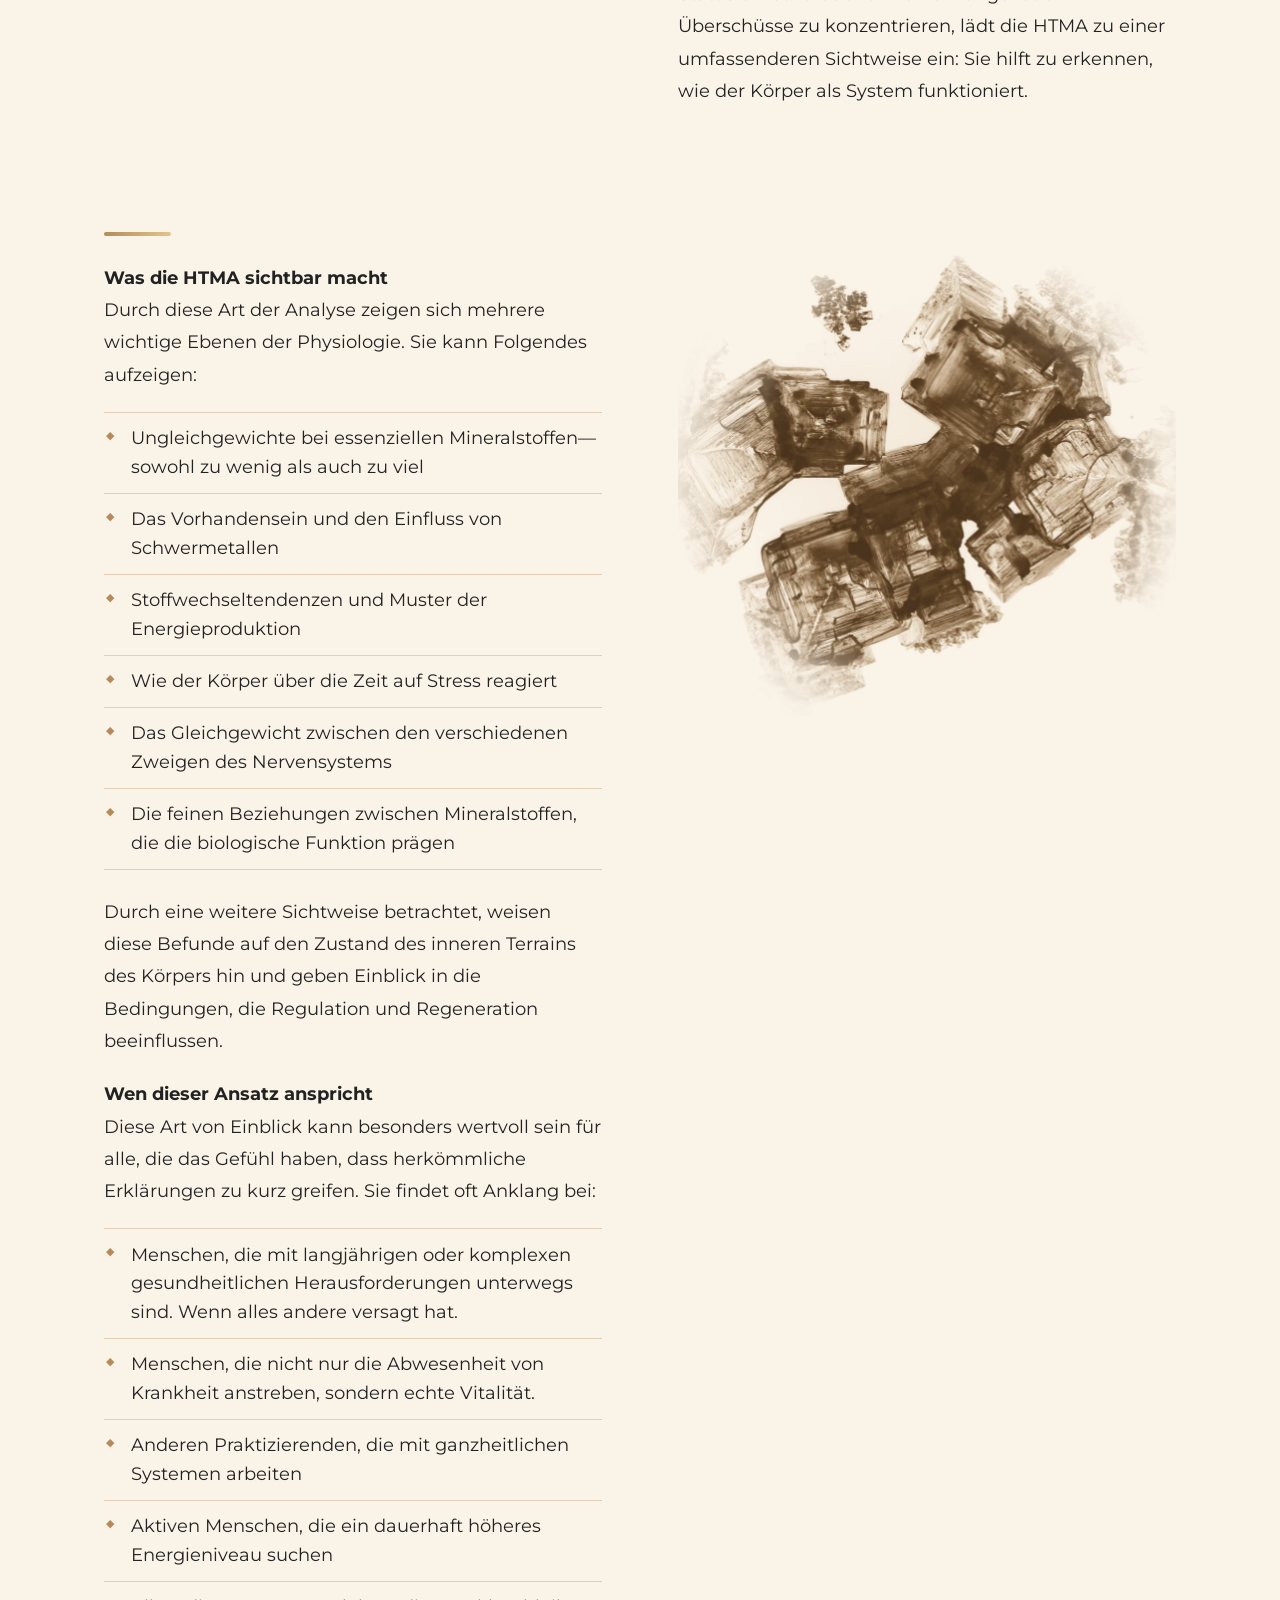
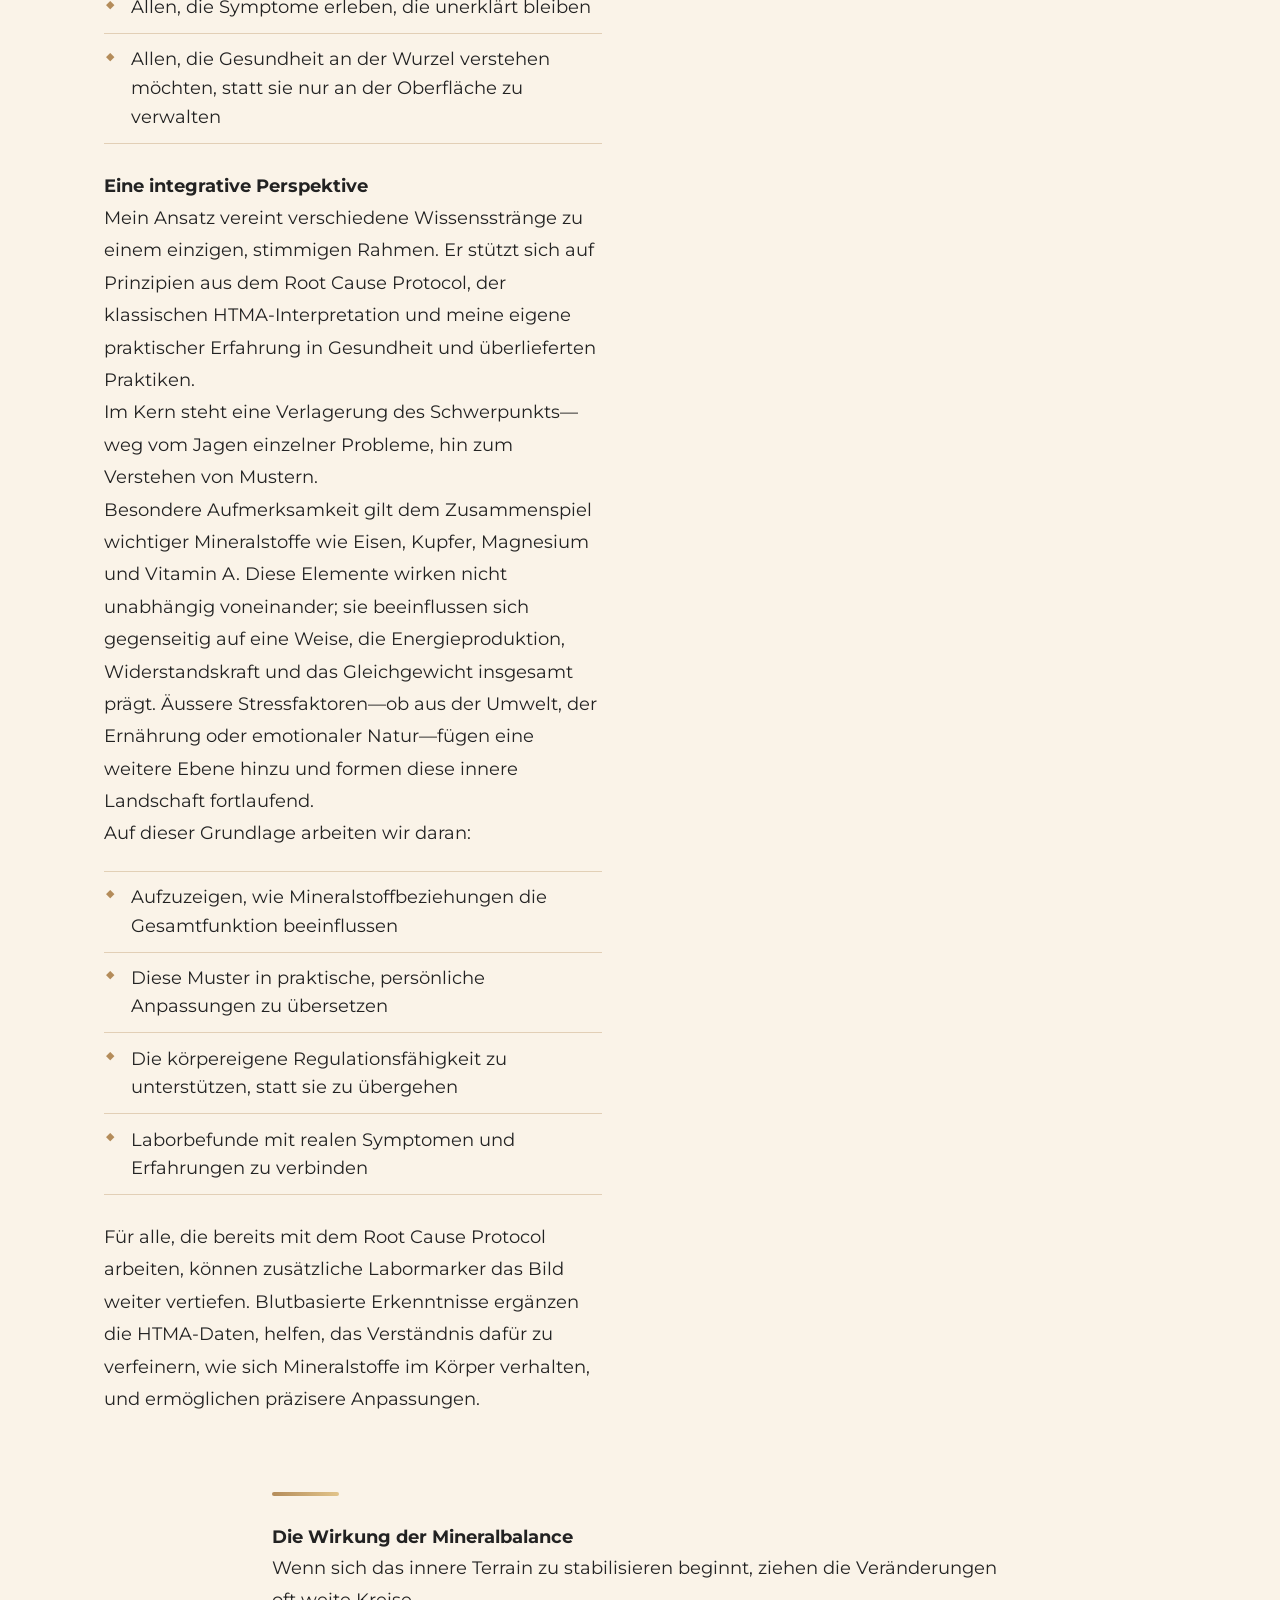
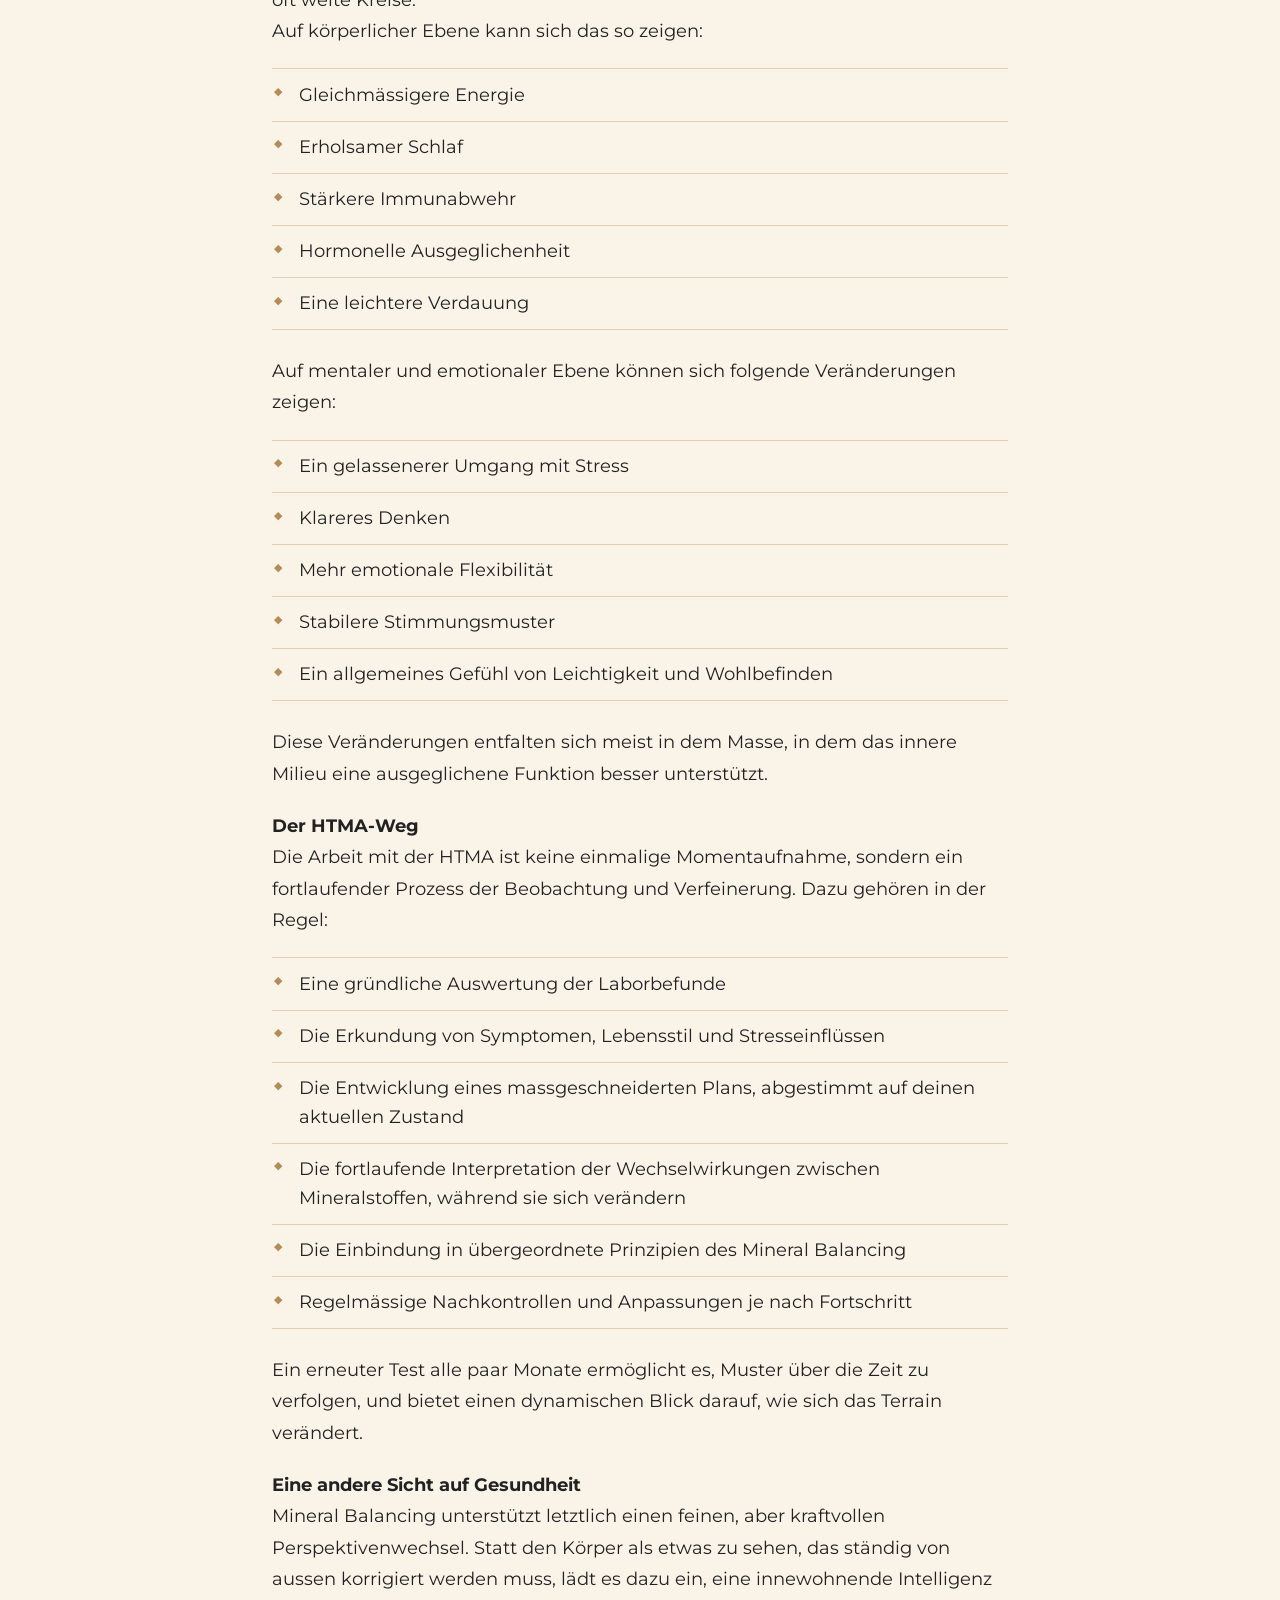
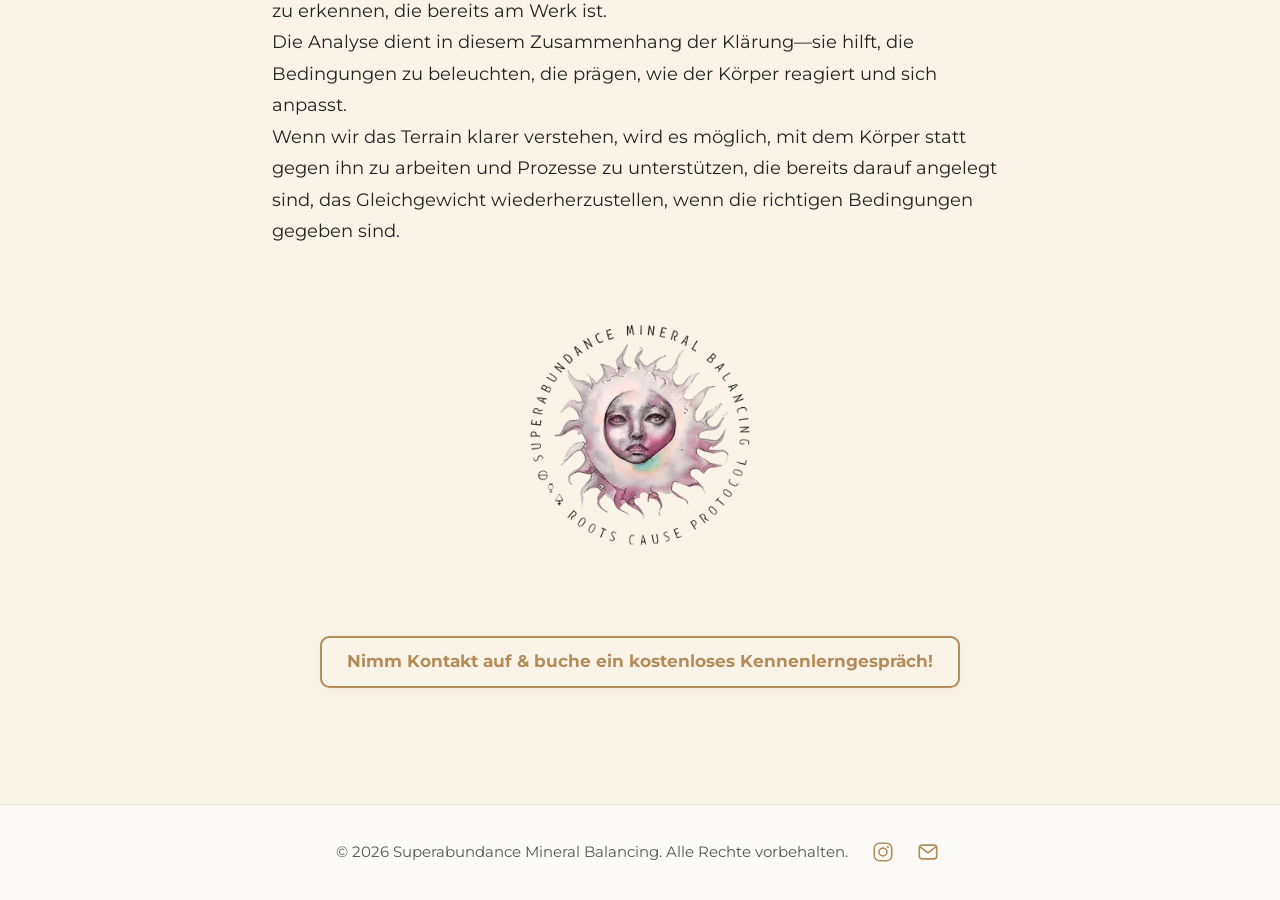
<file: de/mineral-balancing.html>
<!doctype html><html lang=de-CH><head><meta charset=utf-8><script>document.documentElement.classList.add("js")</script><meta name=viewport content="width=device-width,initial-scale=1"><title>Mineral Balancing</title><meta property="og:title" content="Mineral Balancing"><meta property="og:type" content="website"><meta property="og:url" content="https://www.mineralbalance.art/de/mineral-balancing.html"><link rel=canonical href=https://www.mineralbalance.art/de/mineral-balancing.html><link rel=alternate hreflang=en href=https://www.mineralbalance.art/mineral-balancing.html><link rel=alternate hreflang=de-CH href=https://www.mineralbalance.art/de/mineral-balancing.html><link rel=alternate hreflang=x-default href=https://www.mineralbalance.art/mineral-balancing.html><meta name=theme-color content="#b48c5a"><meta property="og:image" content="https://www.mineralbalance.art/images/logo_hu_8a85af914919e62c.png"><link rel=icon type=image/png href=/images/logo_hu_637a276c132815b5.png><link rel=apple-touch-icon href=/images/logo_hu_89be83c4764aff79.png><link rel=preload href=/fonts/montserrat-latin-400-normal.woff2 as=font type=font/woff2 crossorigin><link rel=preload href=/fonts/playfair-display-latin-700-normal.woff2 as=font type=font/woff2 crossorigin><link rel=stylesheet href=/css/main.min.39858d8d1285673ff5d1fd6b90bdaa99c4af8a911d3fb89eaf65fcc68fa5e53d.css integrity="sha256-OYWNjRKFZz/10f1rkL2qmcSvipEdP7ier2X8xo+l5T0="></head><body><header class=site-header id=top><div class=site-header__inner><a class=site-header__logo href=/de/index.html><img src=/images/logo_hu_9837715780689962.webp srcset="/images/logo_hu_80799348069d37bd.webp 96w, /images/logo_hu_9837715780689962.webp 192w" sizes=48px width=192 height=192 alt="Superabundance Mineral Balancing Logo" loading=eager decoding=async>
</a><button class=menu-toggle type=button aria-controls=site-nav aria-expanded=false aria-label=Menü>
<span></span><span></span><span></span></button><nav class=site-nav id=site-nav><ul><li><a href=/de/heart-to-heart.html>Herz-zu-Herz</a></li><li><a href=/de/index.html>Über mich</a></li><li><a href=/de/mineral-balancing.html aria-current=page>Mineral Balancing</a></li><li><a href=/de/lab-testing.html>Laboranalyse</a></li><li><a href=/de/consultation.html>Konsultation</a></li></ul></nav><nav class=lang-switch aria-label=Sprache><a class=lang-switch__item href=/mineral-balancing.html hreflang=en lang=en title=English>EN</a>
<span class="lang-switch__item is-current" aria-current=true>DE</span></nav></div></header><main id=main><section data-section=0 class="block banner banner--large banner--warm"><div class=banner__media data-parallax><img src=/images/patient-ii_hu_84f1d7807ec428ac.webp srcset="/images/patient-ii_hu_84f1d7807ec428ac.webp 800w" sizes=100vw width=800 height=986 alt="Patient II" loading=eager decoding=async></div></section><section data-section=1 class="block block--quote"><figure class="container container--narrow quote reveal"><blockquote><p>Es gibt keine medizinische Krankheit —<br>Es gibt nur metabolische Dysfunktion,<br>verursacht durch Mineralstoff-Ungleichgewicht</p></blockquote><figcaption>– Morley Robbins</figcaption></figure></section><section data-section=2 class="block block--image"><figure class="figure figure--tiny figure--plain reveal"><img src=/images/salt_hu_ca54fb7d7fd8bff2.webp srcset="/images/salt_hu_d38690c6fa65c725.webp 160w, /images/salt_hu_ca54fb7d7fd8bff2.webp 320w" sizes=160px width=320 height=304 alt=SALZ loading=lazy decoding=async></figure></section><section data-section=3 class="block block--text block--plain"><div class="container container--narrow"><div class="prose reveal"><h2 class="heading heading--display">Mineral Balancing</h2><p>Was ich dich einladen möchte zu verstehen, ist Folgendes: Statt deinen Körper als kaputt oder durch eine Diagnose definiert zu sehen, <strong>lade ich dich ein, deine Symptome als Signale eines zugrunde liegenden Ungleichgewichts zu betrachten</strong> — <u>besonders darin, wie dein Körper Energie erzeugt und essenzielle Mineralstoffe reguliert.</u></p></div></div></section><section data-section=4 class="block block--highlight"><div class=hl><div class="hl__head reveal"><p class=hl__eyebrow>Mineralstoffe sind nicht «bloss Nährstoffe».</p><p class=hl__lead>Sie sind die <strong>grundlegenden Bausteine des Lebens.</strong></p></div><ul class="hl__list reveal"><li>Jeder Herzschlag.</li><li>Jeder Nervenimpuls.</li><li>Jede einzelne Bewegung.</li><li>Jedes Hormonsignal.</li><li>Jeder Entgiftungsweg.</li><li>Sogar jeder emotionale Ausdruck.</li></ul></div><p class="hl__closing reveal">All das hängt von Mineralstoffen ab – und von ihrem Gleichgewicht & ihrer Beziehung zueinander.</p></section><section data-section=5 class="block block--text block--plain"><div class="container container--narrow"><div class="prose reveal"><p>Dein Körper ist grundlegend elektrisch & energetisch. Mineralstoffe wie Magnesium, Kalium, Natrium, Calcium, Kupfer und Eisen stehen in direkter Beziehung zueinander & ermöglichen es deinen Zellen, Ladung zu halten, zu kommunizieren und Energie zu erzeugen. <strong>Wenn die Mineralstoffe im Gleichgewicht & im richtigen Verhältnis zueinander sind: Energie fliesst. Abfallprodukte können ausgeschieden werden. Wenn nicht, sinkt die Energie. Abfallprodukte stauen sich & stagnieren.</strong></p></div></div></section><section data-section=6 class="block banner banner--medium"><div class=banner__media data-parallax><img src=/images/saltc_hu_4dfb7e09192add0e.webp srcset="/images/saltc_hu_7af890c86cae10dd.webp 800w, /images/saltc_hu_4dfb7e09192add0e.webp 1400w" sizes=100vw width=1400 height=824 alt="Salz C" loading=lazy decoding=async></div></section><section data-section=7 class="block block--text block--plain lists--lines2"><div class="container container--narrow"><div class="prose reveal"><p>Und hier ist etwas Wesentliches: <strong>Energiemangel ist der blinde Fleck der Schulmedizin.</strong> Jede einzelne Krankheitsbezeichnung — unabhängig von ihrem Namen oder ihrer Kategorie — teilt ein zugrunde liegendes Muster: <mark>Alles beginnt mit einem Rückgang der Energieproduktion auf Zellebene.</mark> Bevor eine Funktionsstörung diagnostizierbar wird, sinkt die Energieleistung.</p><p>Bevor Gewebe abgebaut wird, kämpfen die Mitochondrien (die Kraftwerke der Zellen). Bevor sich Symptome verstärken, ist das System bereits unterversorgt. Wenn dein Körper nicht genügend Energie erzeugen kann, kann er nicht:</p><ul><li>Effizient reparieren</li><li>Entzündungen regulieren</li><li>Sich an Stress anpassen</li><li>Das hormonelle Gleichgewicht aufrechterhalten</li><li>Wirksam entgiften</li><li>Geerdet & ruhig bleiben</li></ul></div></div></section><section data-section=8 class="block block--statement"><div class="container container--narrow"><p class="statement reveal">Symptome sind das sichtbare Ergebnis einer unsichtbaren Energieschwäche.</p></div></section><section data-section=9 class="block block--shift"><div class="container container--narrow shift reveal"><p class=shift__label>Statt also zu fragen:</p><p class=shift__old>«Welche Krankheit habe ich?»</p><span class=shift__rule aria-hidden=true><i>◆</i></span><p class=shift__label>beginnen wir zu fragen:</p><p class=shift__new>«Produziert mein Körper gut Energie?»<br>«Unterstützen meine Mineralstoffe diesen Prozess?»<br>«Ist mein Stoffwechsel gut versorgt?»</p><p class=shift__end>Das bringt dich weg von der Identifikation mit einem Etikett, hin zur Erforschung der Funktion.</p></div></section><section data-section=10 class="block block--text block--large"><div class="container container--narrow"><div class="prose prose--large reveal"><p>Wenn sich die Mineralbalance verbessert, verbessert sich die Energieproduktion.<br>Und wenn sich die Energie verbessert, gewinnt der Körper die Fähigkeit zurück, sich dynamisch anzupassen & in harmonische Beziehung zu treten – in dir selbst wie auch mit deiner Umwelt & mit anderen.<br>Wir jagen hier keinen Diagnosen hinterher.<br><strong>Wir stellen Kraft wieder her & entfachen Energie.</strong></p><p class=btn-row><a class=btn href=/de/consultation.html>Nimm Kontakt auf & buche ein kostenloses Kennenlerngespräch!</a></p></div></div></section><section data-section=11 class="block block--image"><figure class="figure figure--medium figure--blend reveal"><img src=/images/mbwheel_hu_f3f64fbfe9404a41.webp srcset="/images/mbwheel_hu_ead89ece0adb4ce7.webp 480w, /images/mbwheel_hu_10d517d4f12b588.webp 960w, /images/mbwheel_hu_f3f64fbfe9404a41.webp 1400w" sizes="(max-width: 700px) 90vw, 620px" width=1400 height=1135 alt=Mineral-Balancing-Rad loading=lazy decoding=async></figure></section><section data-section=12 class="block block--split split-look--paper lists--lines"><div class="split split--image-left"><div class="split__media reveal"><img src=/images/patient-htma_hu_49e74cf663c78634.webp srcset="/images/patient-htma_hu_d39f0acb4b1a7b0d.webp 600w, /images/patient-htma_hu_49e74cf663c78634.webp 1000w" sizes="(max-width: 900px) 100vw, 50vw" width=1000 height=1296 alt="Patient HTMA" loading=lazy decoding=async></div><div class=split__body><div class="card card--glow reveal"><h2 class=heading>Mineral Balancing & Haarmineralanalyse</h2><div class=prose><p><strong>HTMA verstehen</strong><br>Die Haarmineralanalyse, oft als HTMA abgekürzt, öffnet ein Fenster in den Körper, das über oberflächliche Symptome hinausgeht. Durch die Untersuchung der im Haar gespeicherten Mineralstoffmuster lassen sich tiefere biochemische Tendenzen beobachten—Muster, die nicht nur einzelne Ungleichgewichte widerspiegeln, sondern den Gesamtzustand des inneren Milieus des Körpers.</p><p>Die Wurzeln der HTMA reichen zurück in die Landwirtschafts- und Bodenkunde, wo man erkannte, dass das Mineralstoffgleichgewicht im Boden die Gesundheit und Widerstandskraft der Nutzpflanzen direkt beeinflusst. Mit der Zeit wurde dieses Prinzip auf die menschliche Biologie übertragen. Paul Eck spielte eine grundlegende Rolle bei der Entwicklung der HTMA als klinisches Werkzeug, indem er aufzeigte, wie Mineralstoffmuster mit der Stoffwechsel- und Hormonfunktion zusammenhängen. Seine Arbeit wurde später von Forschern wie Lawrence Wilson, David Watts, Rick Malter und Morley Robbins erweitert und verfeinert, die alle zu einem tieferen Verständnis beitrugen, wie Mineralstoffbeziehungen die Gesundheit auf systemischer Ebene beeinflussen.</p><p>Statt sich isoliert auf einzelne Mängel oder Überschüsse zu konzentrieren, lädt die HTMA zu einer umfassenderen Sichtweise ein: Sie hilft zu erkennen, wie der Körper als System funktioniert.</p></div></div></div></div></section><section data-section=13 class="block block--split split-look--free lists--lines"><div class="split split--image-right"><div class="split__media reveal"><img src=/images/crystal-etching_hu_feaac61f2d1f0c60.webp srcset="/images/crystal-etching_hu_7049bdc76e7cf79d.webp 600w, /images/crystal-etching_hu_feaac61f2d1f0c60.webp 1000w" sizes="(max-width: 900px) 100vw, 50vw" width=1000 height=1003 alt=Kristall loading=lazy decoding=async></div><div class=split__body><div class="card card--glow reveal"><div class=prose><p><strong>Was die HTMA sichtbar macht</strong><br>Durch diese Art der Analyse zeigen sich mehrere wichtige Ebenen der Physiologie. Sie kann Folgendes aufzeigen:</p><ul><li>Ungleichgewichte bei essenziellen Mineralstoffen—sowohl zu wenig als auch zu viel</li><li>Das Vorhandensein und den Einfluss von Schwermetallen</li><li>Stoffwechseltendenzen und Muster der Energieproduktion</li><li>Wie der Körper über die Zeit auf Stress reagiert</li><li>Das Gleichgewicht zwischen den verschiedenen Zweigen des Nervensystems</li><li>Die feinen Beziehungen zwischen Mineralstoffen, die die biologische Funktion prägen</li></ul><p>Durch eine weitere Sichtweise betrachtet, weisen diese Befunde auf den Zustand des inneren Terrains des Körpers hin und geben Einblick in die Bedingungen, die Regulation und Regeneration beeinflussen.</p><p><strong>Wen dieser Ansatz anspricht</strong><br>Diese Art von Einblick kann besonders wertvoll sein für alle, die das Gefühl haben, dass herkömmliche Erklärungen zu kurz greifen. Sie findet oft Anklang bei:</p><ul><li>Menschen, die mit langjährigen oder komplexen gesundheitlichen Herausforderungen unterwegs sind. Wenn alles andere versagt hat.</li><li>Menschen, die nicht nur die Abwesenheit von Krankheit anstreben, sondern echte Vitalität.</li><li>Anderen Praktizierenden, die mit ganzheitlichen Systemen arbeiten</li><li>Aktiven Menschen, die ein dauerhaft höheres Energieniveau suchen</li><li>Allen, die Symptome erleben, die unerklärt bleiben</li><li>Allen, die Gesundheit an der Wurzel verstehen möchten, statt sie nur an der Oberfläche zu verwalten</li></ul><p><strong>Eine integrative Perspektive</strong><br>Mein Ansatz vereint verschiedene Wissensstränge zu einem einzigen, stimmigen Rahmen. Er stützt sich auf Prinzipien aus dem Root Cause Protocol, der klassischen HTMA-Interpretation und meine eigene praktischer Erfahrung in Gesundheit und überlieferten Praktiken.<br>Im Kern steht eine Verlagerung des Schwerpunkts—weg vom Jagen einzelner Probleme, hin zum Verstehen von Mustern.<br>Besondere Aufmerksamkeit gilt dem Zusammenspiel wichtiger Mineralstoffe wie Eisen, Kupfer, Magnesium und Vitamin A. Diese Elemente wirken nicht unabhängig voneinander; sie beeinflussen sich gegenseitig auf eine Weise, die Energieproduktion, Widerstandskraft und das Gleichgewicht insgesamt prägt. Äussere Stressfaktoren—ob aus der Umwelt, der Ernährung oder emotionaler Natur—fügen eine weitere Ebene hinzu und formen diese innere Landschaft fortlaufend.<br>Auf dieser Grundlage arbeiten wir daran:</p><ul><li>Aufzuzeigen, wie Mineralstoffbeziehungen die Gesamtfunktion beeinflussen</li><li>Diese Muster in praktische, persönliche Anpassungen zu übersetzen</li><li>Die körpereigene Regulationsfähigkeit zu unterstützen, statt sie zu übergehen</li><li>Laborbefunde mit realen Symptomen und Erfahrungen zu verbinden</li></ul><p>Für alle, die bereits mit dem Root Cause Protocol arbeiten, können zusätzliche Labormarker das Bild weiter vertiefen. Blutbasierte Erkenntnisse ergänzen die HTMA-Daten, helfen, das Verständnis dafür zu verfeinern, wie sich Mineralstoffe im Körper verhalten, und ermöglichen präzisere Anpassungen.</p></div></div></div></div></section><section data-section=14 class="block block--text block--open lists--lines"><div class="container container--narrow"><div class="prose reveal"><p><strong>Die Wirkung der Mineralbalance</strong><br>Wenn sich das innere Terrain zu stabilisieren beginnt, ziehen die Veränderungen oft weite Kreise.<br>Auf körperlicher Ebene kann sich das so zeigen:</p><ul><li>Gleichmässigere Energie</li><li>Erholsamer Schlaf</li><li>Stärkere Immunabwehr</li><li>Hormonelle Ausgeglichenheit</li><li>Eine leichtere Verdauung</li></ul><p>Auf mentaler und emotionaler Ebene können sich folgende Veränderungen zeigen:</p><ul><li>Ein gelassenerer Umgang mit Stress</li><li>Klareres Denken</li><li>Mehr emotionale Flexibilität</li><li>Stabilere Stimmungsmuster</li><li>Ein allgemeines Gefühl von Leichtigkeit und Wohlbefinden</li></ul><p>Diese Veränderungen entfalten sich meist in dem Masse, in dem das innere Milieu eine ausgeglichene Funktion besser unterstützt.</p><p><strong>Der HTMA-Weg</strong><br>Die Arbeit mit der HTMA ist keine einmalige Momentaufnahme, sondern ein fortlaufender Prozess der Beobachtung und Verfeinerung. Dazu gehören in der Regel:</p><ul><li>Eine gründliche Auswertung der Laborbefunde</li><li>Die Erkundung von Symptomen, Lebensstil und Stresseinflüssen</li><li>Die Entwicklung eines massgeschneiderten Plans, abgestimmt auf deinen aktuellen Zustand</li><li>Die fortlaufende Interpretation der Wechselwirkungen zwischen Mineralstoffen, während sie sich verändern</li><li>Die Einbindung in übergeordnete Prinzipien des Mineral Balancing</li><li>Regelmässige Nachkontrollen und Anpassungen je nach Fortschritt</li></ul><p>Ein erneuter Test alle paar Monate ermöglicht es, Muster über die Zeit zu verfolgen, und bietet einen dynamischen Blick darauf, wie sich das Terrain verändert.</p><p><strong>Eine andere Sicht auf Gesundheit</strong><br>Mineral Balancing unterstützt letztlich einen feinen, aber kraftvollen Perspektivenwechsel. Statt den Körper als etwas zu sehen, das ständig von aussen korrigiert werden muss, lädt es dazu ein, eine innewohnende Intelligenz zu erkennen, die bereits am Werk ist.<br>Die Analyse dient in diesem Zusammenhang der Klärung—sie hilft, die Bedingungen zu beleuchten, die prägen, wie der Körper reagiert und sich anpasst.<br>Wenn wir das Terrain klarer verstehen, wird es möglich, mit dem Körper statt gegen ihn zu arbeiten und Prozesse zu unterstützen, die bereits darauf angelegt sind, das Gleichgewicht wiederherzustellen, wenn die richtigen Bedingungen gegeben sind.</p></div></div></section><section data-section=15 class="block block--image"><figure class="figure figure--small figure--plain reveal"><img src=/images/logo-ii_hu_7875439be4653ef0.webp srcset="/images/logo-ii_hu_227b3dd189f3ef2d.webp 320w, /images/logo-ii_hu_7875439be4653ef0.webp 640w" sizes="(max-width: 600px) 70vw, 320px" width=640 height=640 alt=logoII loading=lazy decoding=async></figure></section><section data-section=16 class="block block--text block--center"><div class="container container--narrow"><div class="prose reveal"><p class=btn-row><a class=btn href=/de/consultation.html>Nimm Kontakt auf & buche ein kostenloses Kennenlerngespräch!</a></p></div></div></section></main><footer class=site-footer><div class=site-footer__inner><p class=site-footer__text>© 2026 Superabundance Mineral Balancing. Alle Rechte vorbehalten.</p><div class=site-footer__icons><a href=https://www.instagram.com/emanuelelischa/ target=_blank rel=noopener aria-label=Instagram><svg width="22" height="22" viewBox="0 0 24 24" aria-hidden="true"><rect x="2.5" y="2.5" width="19" height="19" rx="5.5" fill="none" stroke="currentColor" stroke-width="1.8"/><circle cx="12" cy="12" r="4.3" fill="none" stroke="currentColor" stroke-width="1.8"/><circle cx="17.4" cy="6.6" r="1.2" fill="currentColor"/></svg>
</a><a href=mailto:emanuel@mineralbalance.art aria-label=E-Mail><svg width="22" height="22" viewBox="0 0 24 24" aria-hidden="true"><rect x="2.5" y="4.5" width="19" height="15" rx="3" fill="none" stroke="currentColor" stroke-width="1.8"/><path d="M3.5 6.5 12 13l8.5-6.5" fill="none" stroke="currentColor" stroke-width="1.8" stroke-linejoin="round"/></svg></a></div></div><a class=to-top href=#top aria-label="Nach oben">↑</a></footer><script src=/js/main.987cfcec57d0215bebe209da6a5c9936d08b7de90ad11b06273c694cc451108a.js integrity="sha256-mHz87FfQIVvr4gnaalyZNtCLfekK0RsGJzxpTMRREIo=" defer></script></body></html>
</file>
